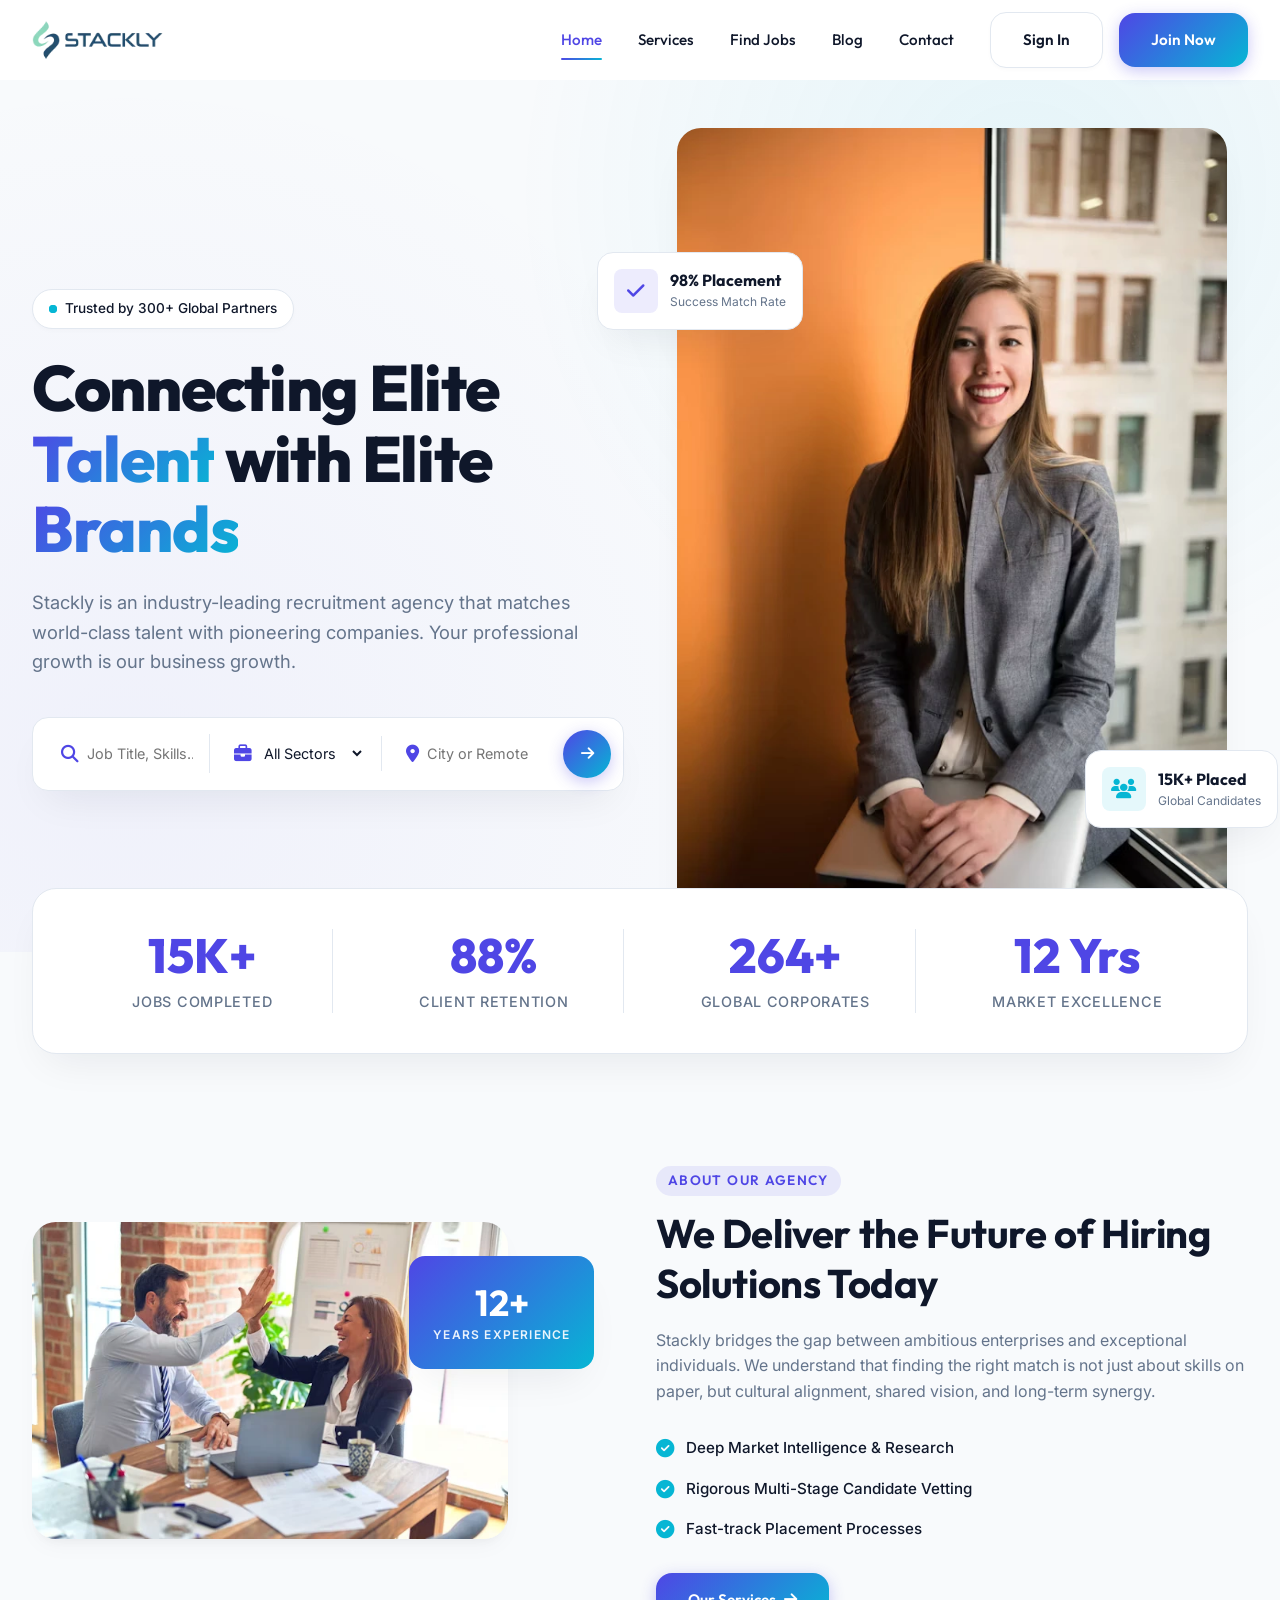
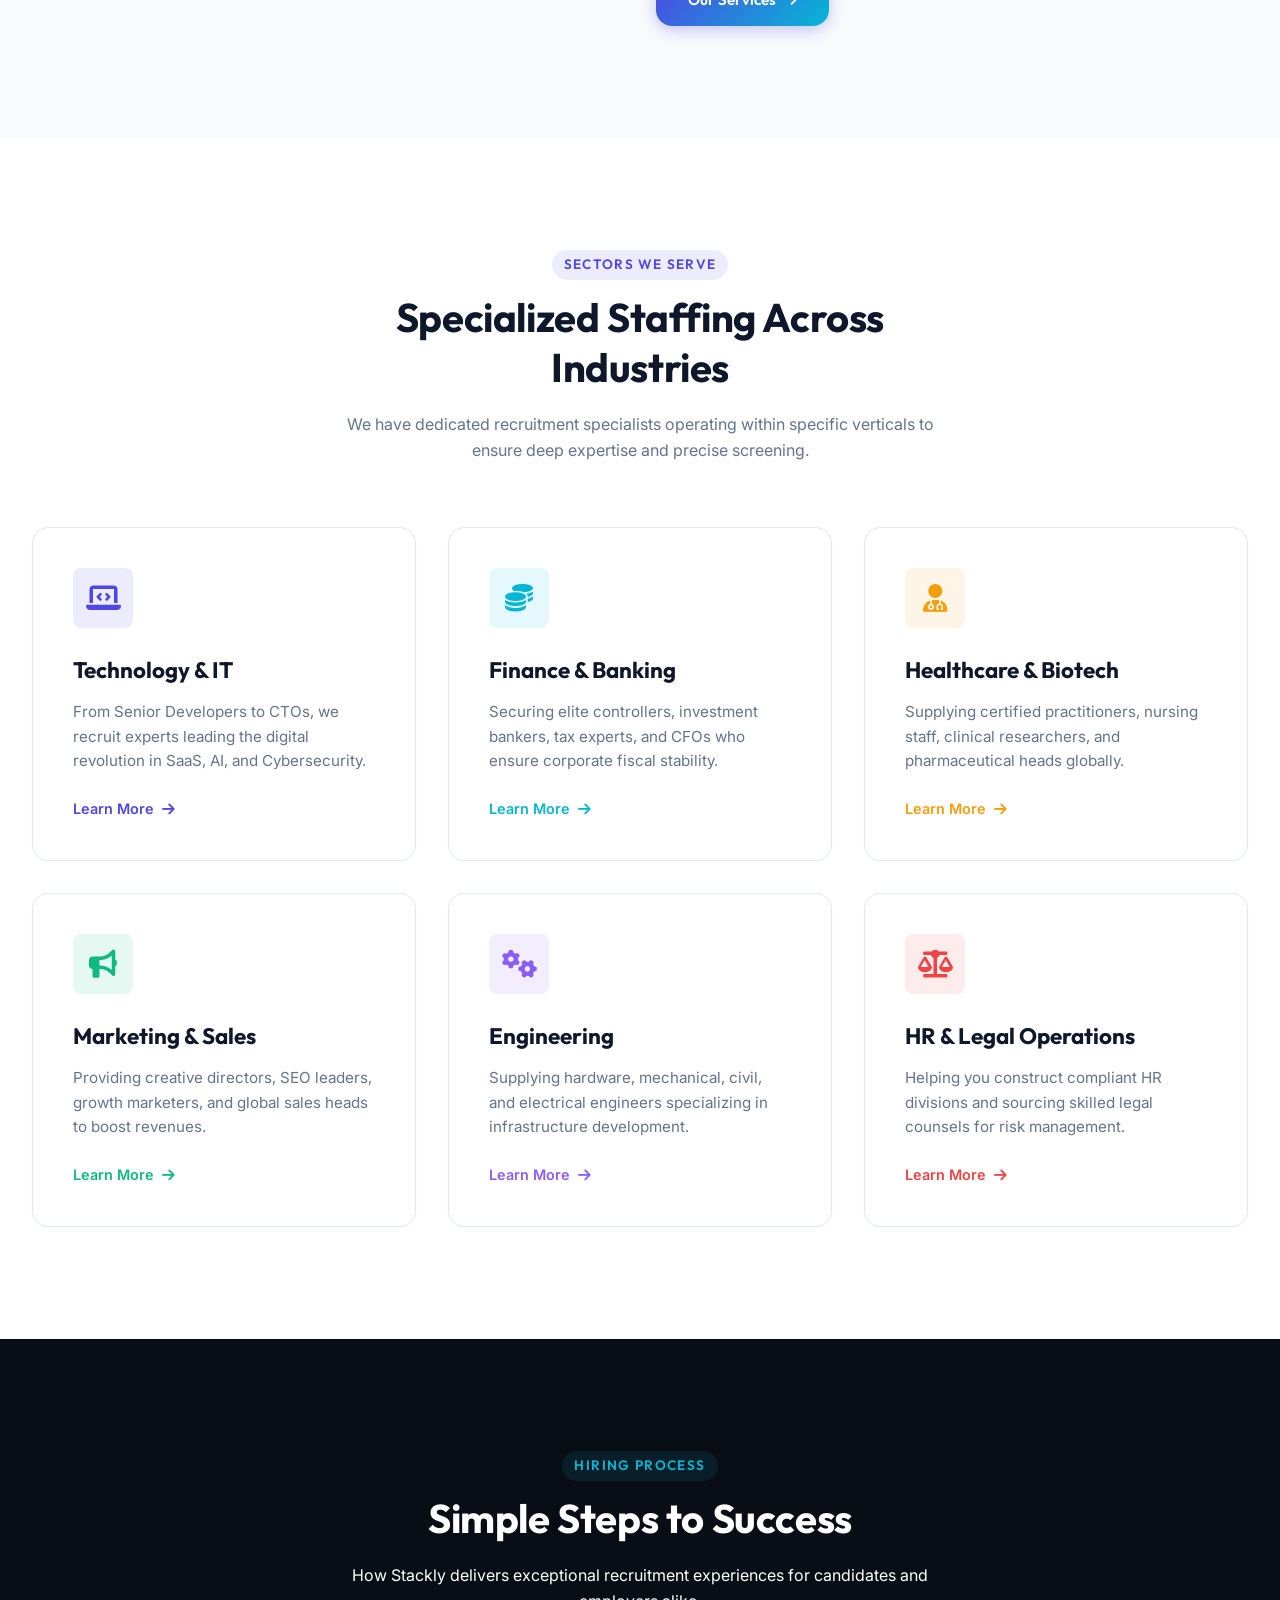
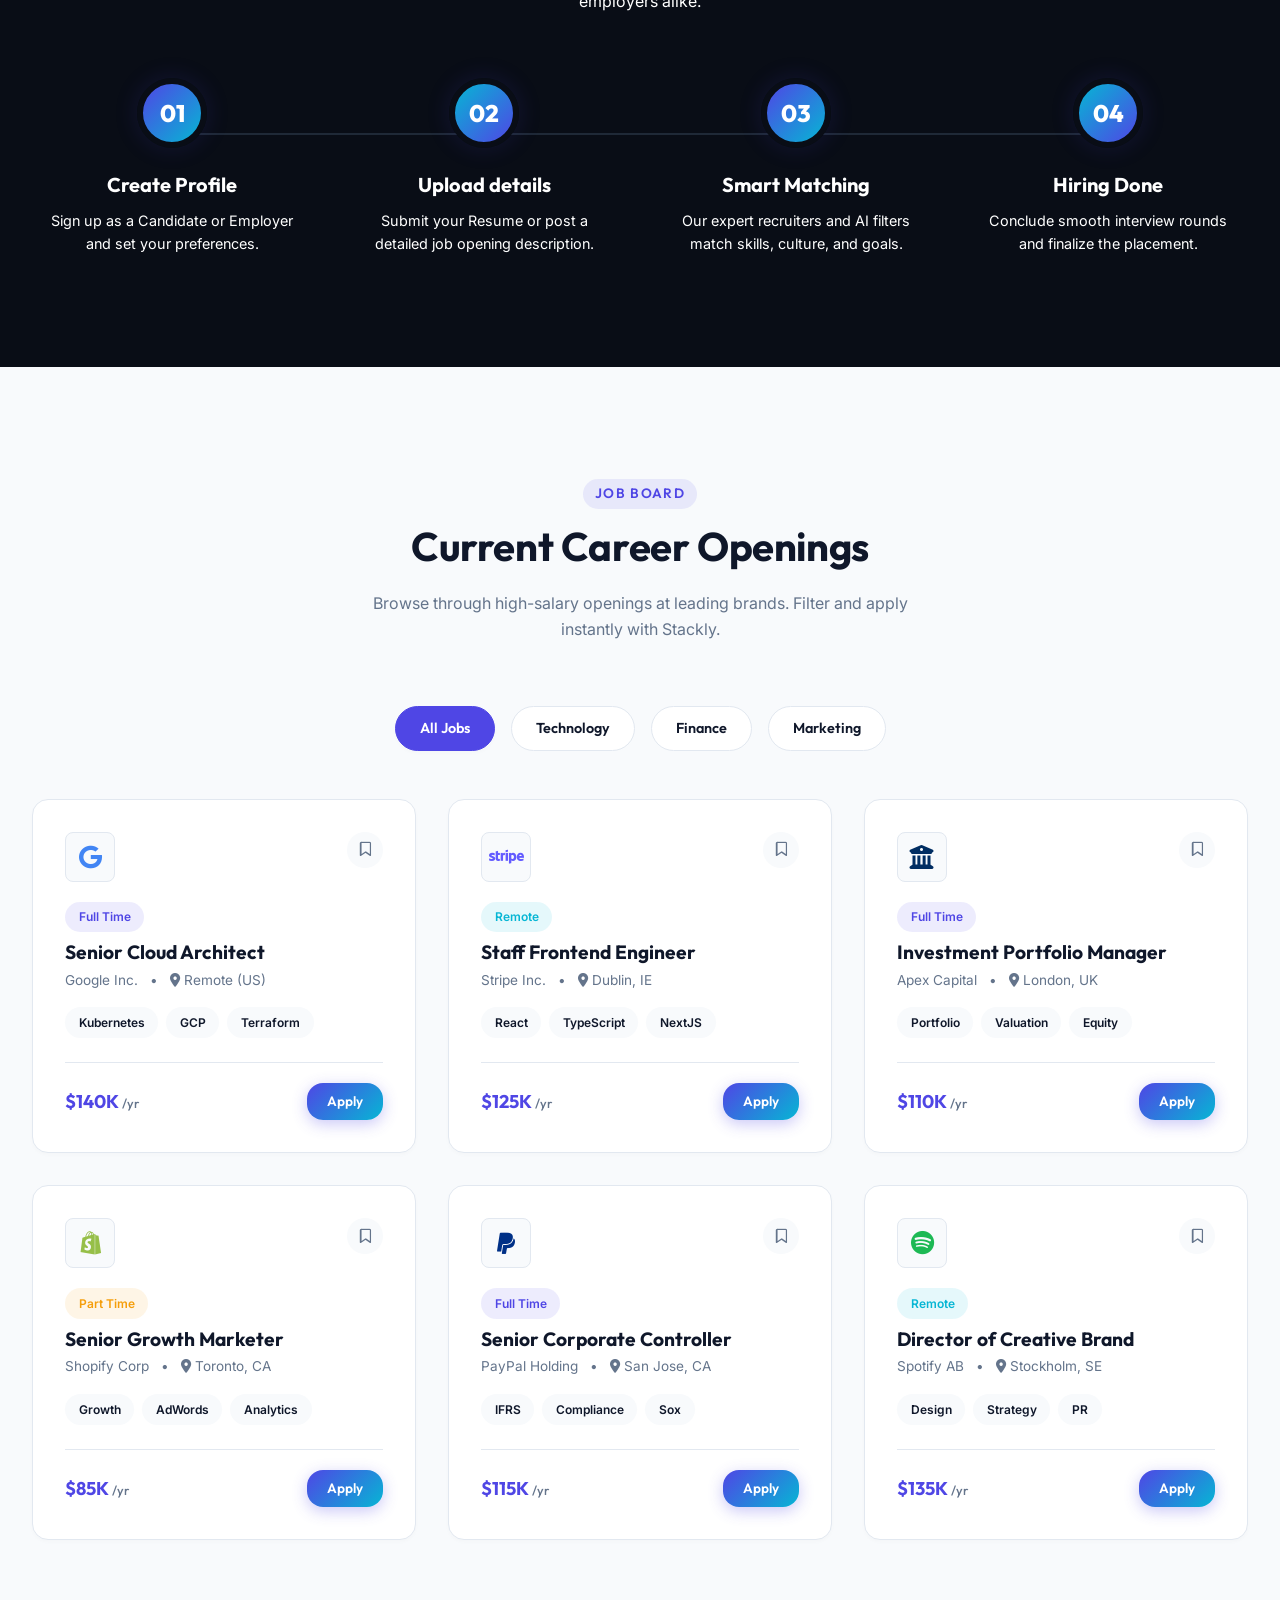
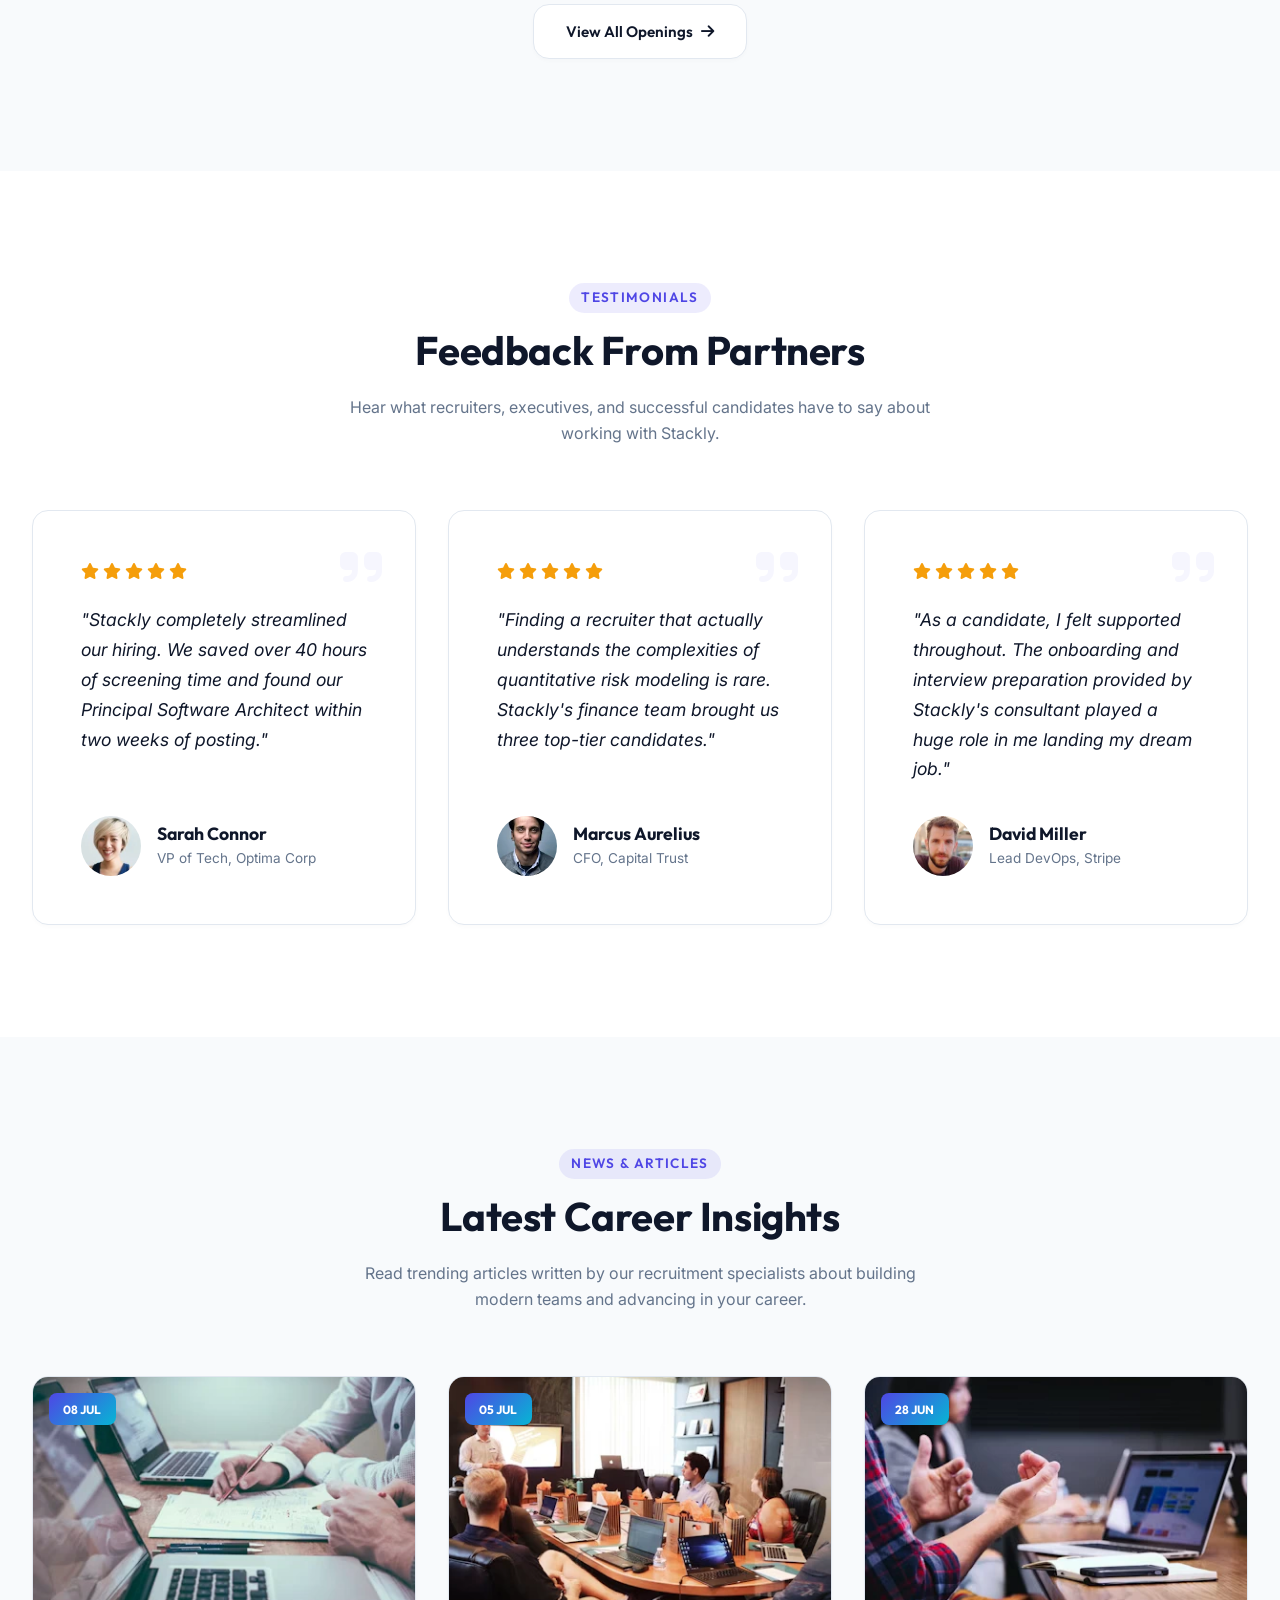
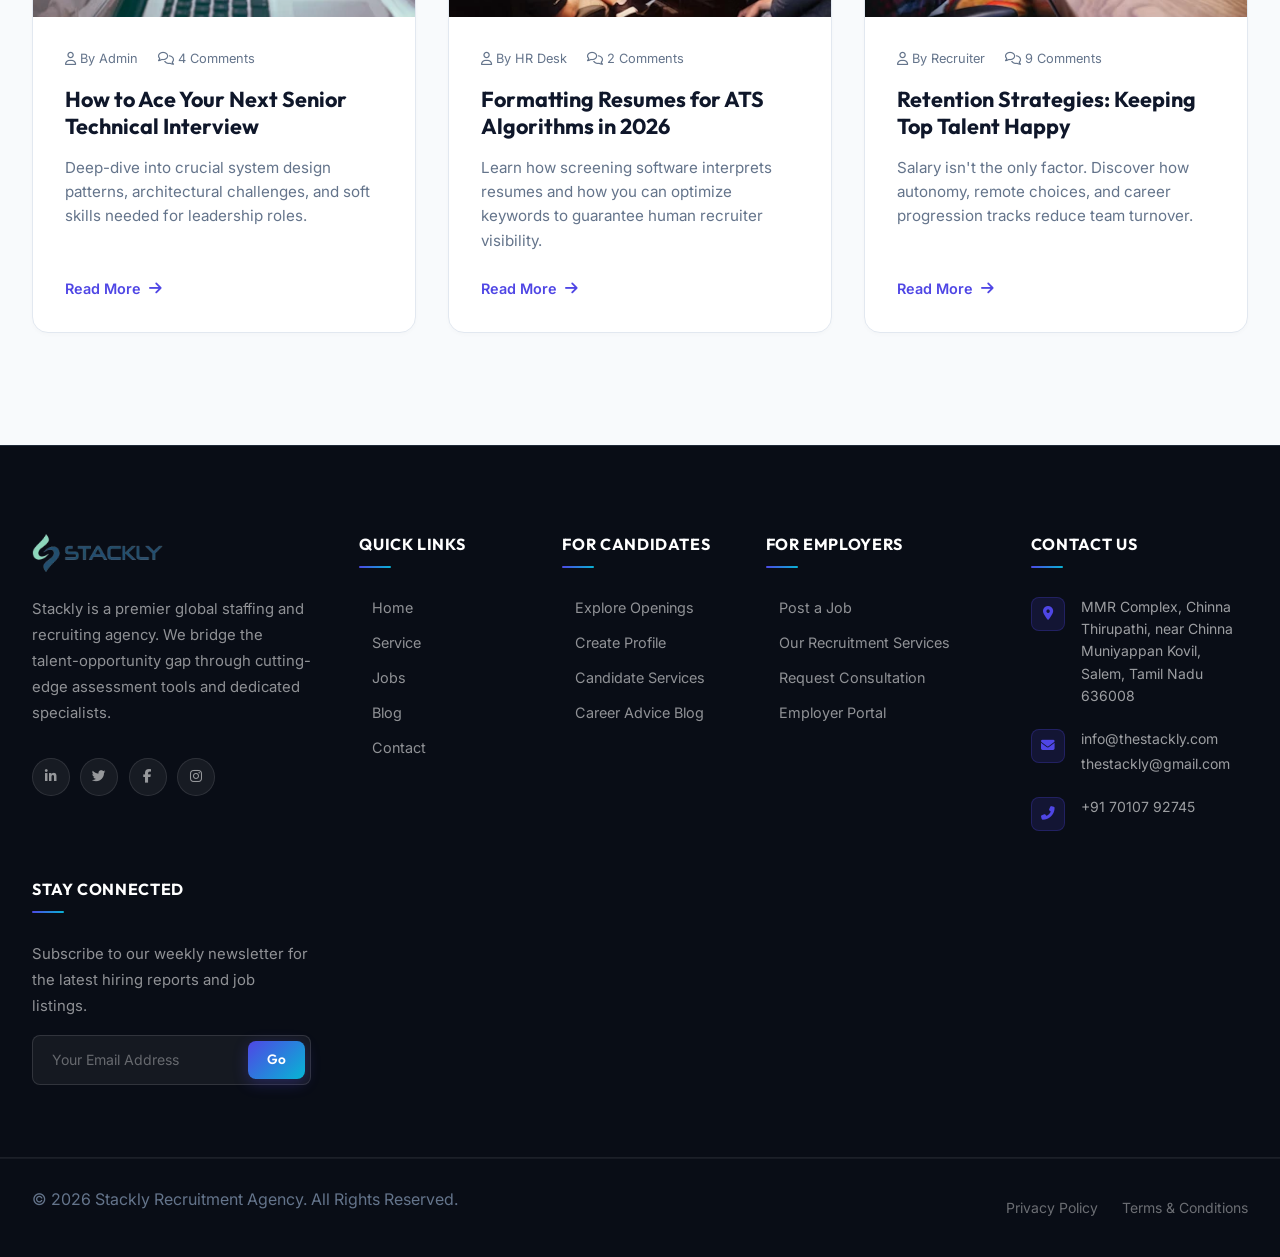
<file: index.html>
<!DOCTYPE html>
<html lang="en">
<head>
    <meta charset="UTF-8">
    <meta name="viewport" content="width=device-width, initial-scale=1.0">
    <meta name="description" content="Stackly - Professional Staffing & Recruiting Agency. We connect top talent with industry-leading companies. Discover jobs or hire elite professionals.">
    <title>Stackly - Premium Staffing & Recruiting Agency</title>
    <!-- Stylesheet -->
    <link rel="stylesheet" href="css/style.css">
    <!-- FontAwesome for Icons -->
    <link rel="stylesheet" href="https://cdnjs.cloudflare.com/ajax/libs/font-awesome/6.4.0/css/all.min.css">
</head>
<body>

    <!-- ==========================================================================
       HEADER / NAVIGATION
       ========================================================================== -->
    <header class="header">
        <div class="container">
            <a href="index.html" class="logo">
                <img src="images/logo.webp" alt="Stackly Logo">
            </a>
            
            <nav class="nav-menu">
                <a href="index.html" class="nav-link active">Home</a>
                <a href="service.html" class="nav-link">Services</a>
                <a href="Project.html" class="nav-link">Find Jobs</a>
                <a href="Blog.html" class="nav-link">Blog</a>
                <a href="Contact.html" class="nav-link">Contact</a>
                <div class="nav-actions">
                    <a href="signin.html" class="btn btn-secondary">Sign In</a>
                    <a href="signup.html" class="btn btn-primary">Join Now</a>
                </div>
            </nav>
            
            <button class="mobile-nav-toggle" aria-label="Toggle Navigation">
                <i class="fas fa-bars"></i>
            </button>
        </div>
    </header>

    <!-- ==========================================================================
       HERO SECTION
       ========================================================================== -->
    <section class="hero">
        <div class="container">
            <div class="grid grid-2" style="align-items: center;">
                <div class="hero-content reveal reveal-left">
                    <div class="hero-badge">
                        <span></span> Trusted by 300+ Global Partners
                    </div>
                    <h1 class="hero-title">Connecting Elite <span class="gradient-text">Talent</span> with Elite <span class="gradient-text">Brands</span></h1>
                    <p class="hero-desc">Stackly is an industry-leading recruitment agency that matches world-class talent with pioneering companies. Your professional growth is our business growth.</p>
                    
                    <!-- Search Widget -->
                    <form action="Project.html" class="search-widget">
                        <div class="search-input-group">
                            <i class="fas fa-search"></i>
                            <input type="text" placeholder="Job Title, Skills..." name="search" required>
                        </div>
                        <div class="search-input-group">
                            <i class="fas fa-briefcase"></i>
                            <select name="category">
                                <option value="all">All Sectors</option>
                                <option value="tech">Technology</option>
                                <option value="finance">Finance</option>
                                <option value="creative">Creative</option>
                                <option value="healthcare">Healthcare</option>
                            </select>
                        </div>
                        <div class="search-input-group">
                            <i class="fas fa-map-marker-alt"></i>
                            <input type="text" placeholder="City or Remote" name="location">
                        </div>
                        <button type="submit" class="btn btn-primary btn-icon" aria-label="Search Jobs">
                            <i class="fas fa-arrow-right"></i>
                        </button>
                    </form>
                </div>
                
                <div class="hero-image-wrapper reveal reveal-right">
                    <img src="images/home1.webp" alt="Recruitment Expert Stackly" class="hero-image">
                    
                    <!-- Floating Cards -->
                    <div class="floating-card floating-card-1">
                        <div class="floating-icon">
                            <i class="fas fa-check"></i>
                        </div>
                        <div class="floating-info">
                            <h5>98% Placement</h5>
                            <p>Success Match Rate</p>
                        </div>
                    </div>
                    
                    <div class="floating-card floating-card-2">
                        <div class="floating-icon" style="background-color: var(--secondary-light); color: var(--secondary);">
                            <i class="fas fa-users"></i>
                        </div>
                        <div class="floating-info">
                            <h5>15K+ Placed</h5>
                            <p>Global Candidates</p>
                        </div>
                    </div>
                </div>
            </div>
        </div>
    </section>

    <!-- ==========================================================================
       STATS SECTION
       ========================================================================== -->
    <section class="container" style="position: relative; z-index: 10;">
        <div class="stats-bar reveal reveal-up">
            <div class="grid grid-4">
                <div class="stat-item">
                    <div class="stat-num" data-target="15" data-suffix="K+">0</div>
                    <div class="stat-label">Jobs Completed</div>
                </div>
                <div class="stat-item">
                    <div class="stat-num" data-target="99" data-suffix="%">0</div>
                    <div class="stat-label">Client Retention</div>
                </div>
                <div class="stat-item">
                    <div class="stat-num" data-target="350" data-suffix="+">0</div>
                    <div class="stat-label">Global Corporates</div>
                </div>
                <div class="stat-item">
                    <div class="stat-num" data-target="12" data-suffix=" Yrs">0</div>
                    <div class="stat-label">Market Excellence</div>
                </div>
            </div>
        </div>
    </section>

    <!-- ==========================================================================
       ABOUT US SECTION
       ========================================================================== -->
    <section class="section-padding">
        <div class="container">
            <div class="grid grid-2" style="align-items: center;">
                <div class="about-image-grid reveal reveal-left">
                    <img src="images/home2.webp" alt="Team meeting at Stackly" class="about-img-1">

                    <div class="about-badge">
                        <h4>12+</h4>
                        <p>Years Experience</p>
                    </div>
                </div>
                
                <div class="about-content reveal reveal-right">
                    <span class="section-subtitle">About Our Agency</span>
                    <h2 class="section-title">We Deliver the Future of Hiring Solutions Today</h2>
                    <p>Stackly bridges the gap between ambitious enterprises and exceptional individuals. We understand that finding the right match is not just about skills on paper, but cultural alignment, shared vision, and long-term synergy.</p>
                    
                    <div class="about-list">
                        <div class="about-list-item">
                            <i class="fas fa-check-circle"></i>
                            <div>
                                <p>Deep Market Intelligence & Research</p>
                            </div>
                        </div>
                        <div class="about-list-item">
                            <i class="fas fa-check-circle"></i>
                            <div>
                                <p>Rigorous Multi-Stage Candidate Vetting</p>
                            </div>
                        </div>
                        <div class="about-list-item">
                            <i class="fas fa-check-circle"></i>
                            <div>
                                <p>Fast-track Placement Processes</p>
                            </div>
                        </div>
                    </div>
                    
                    <a href="service.html" class="btn btn-primary">Our Services <i class="fas fa-arrow-right"></i></a>
                </div>
            </div>
        </div>
    </section>

    <!-- ==========================================================================
       SERVICE CATEGORIES (Sectors)
       ========================================================================== -->
    <section class="section-padding" style="background-color: var(--bg-card);">
        <div class="container">
            <div class="section-header text-center reveal reveal-up">
                <span class="section-subtitle">Sectors We Serve</span>
                <h2 class="section-title">Specialized Staffing Across Industries</h2>
                <p>We have dedicated recruitment specialists operating within specific verticals to ensure deep expertise and precise screening.</p>
            </div>
            
            <div class="grid grid-3">
                <!-- Card 1 -->
                <div class="service-card reveal reveal-up">
                    <div class="service-icon-box">
                        <i class="fas fa-laptop-code"></i>
                    </div>
                    <h3>Technology & IT</h3>
                    <p>From Senior Developers to CTOs, we recruit experts leading the digital revolution in SaaS, AI, and Cybersecurity.</p>
                    <a href="service.html" class="read-more-link">Learn More <i class="fas fa-arrow-right"></i></a>
                </div>
                <!-- Card 2 -->
                <div class="service-card reveal reveal-up" style="animation-delay: 0.1s;">
                    <div class="service-icon-box" style="background-color: var(--secondary-light); color: var(--secondary);">
                        <i class="fas fa-coins"></i>
                    </div>
                    <h3>Finance & Banking</h3>
                    <p>Securing elite controllers, investment bankers, tax experts, and CFOs who ensure corporate fiscal stability.</p>
                    <a href="service.html" class="read-more-link" style="color: var(--secondary);">Learn More <i class="fas fa-arrow-right"></i></a>
                </div>
                <!-- Card 3 -->
                <div class="service-card reveal reveal-up" style="animation-delay: 0.2s;">
                    <div class="service-icon-box" style="background-color: rgba(245, 158, 11, 0.1); color: var(--accent);">
                        <i class="fas fa-user-md"></i>
                    </div>
                    <h3>Healthcare & Biotech</h3>
                    <p>Supplying certified practitioners, nursing staff, clinical researchers, and pharmaceutical heads globally.</p>
                    <a href="service.html" class="read-more-link" style="color: var(--accent);">Learn More <i class="fas fa-arrow-right"></i></a>
                </div>
                <!-- Card 4 -->
                <div class="service-card reveal reveal-up">
                    <div class="service-icon-box" style="background-color: rgba(16, 185, 129, 0.1); color: #10b981;">
                        <i class="fas fa-bullhorn"></i>
                    </div>
                    <h3>Marketing & Sales</h3>
                    <p>Providing creative directors, SEO leaders, growth marketers, and global sales heads to boost revenues.</p>
                    <a href="service.html" class="read-more-link" style="color: #10b981;">Learn More <i class="fas fa-arrow-right"></i></a>
                </div>
                <!-- Card 5 -->
                <div class="service-card reveal reveal-up" style="animation-delay: 0.1s;">
                    <div class="service-icon-box" style="background-color: rgba(139, 92, 246, 0.1); color: #8b5cf6;">
                        <i class="fas fa-cogs"></i>
                    </div>
                    <h3>Engineering</h3>
                    <p>Supplying hardware, mechanical, civil, and electrical engineers specializing in infrastructure development.</p>
                    <a href="service.html" class="read-more-link" style="color: #8b5cf6;">Learn More <i class="fas fa-arrow-right"></i></a>
                </div>
                <!-- Card 6 -->
                <div class="service-card reveal reveal-up" style="animation-delay: 0.2s;">
                    <div class="service-icon-box" style="background-color: rgba(239, 68, 68, 0.1); color: #ef4444;">
                        <i class="fas fa-balance-scale"></i>
                    </div>
                    <h3>HR & Legal Operations</h3>
                    <p>Helping you construct compliant HR divisions and sourcing skilled legal counsels for risk management.</p>
                    <a href="service.html" class="read-more-link" style="color: #ef4444;">Learn More <i class="fas fa-arrow-right"></i></a>
                </div>
            </div>
        </div>
    </section>

    <!-- ==========================================================================
       HOW IT WORKS SECTION
       ========================================================================== -->
    <section class="section-padding process-section">
        <div class="container">
            <div class="section-header text-center reveal reveal-up">
                <span class="section-subtitle" style="color: var(--secondary); background-color: var(--secondary-light)">Hiring Process</span>
                <h2 class="section-title">Simple Steps to Success</h2>
                <p style="color: var(--text-muted-dark)">How Stackly delivers exceptional recruitment experiences for candidates and employers alike.</p>
            </div>
            
            <div class="process-step-container">
                <div class="process-step-line"></div>
                <div class="grid grid-4">
                    <!-- Step 1 -->
                    <div class="process-step reveal reveal-up">
                        <div class="process-step-num">01</div>
                        <h3>Create Profile</h3>
                        <p>Sign up as a Candidate or Employer and set your preferences.</p>
                    </div>
                    <!-- Step 2 -->
                    <div class="process-step reveal reveal-up" style="animation-delay: 0.15s;">
                        <div class="process-step-num" style="background: linear-gradient(135deg, #06b6d4 0%, #4f46e5 100%);">02</div>
                        <h3>Upload details</h3>
                        <p>Submit your Resume or post a detailed job opening description.</p>
                    </div>
                    <!-- Step 3 -->
                    <div class="process-step reveal reveal-up" style="animation-delay: 0.3s;">
                        <div class="process-step-num">03</div>
                        <h3>Smart Matching</h3>
                        <p>Our expert recruiters and AI filters match skills, culture, and goals.</p>
                    </div>
                    <!-- Step 4 -->
                    <div class="process-step reveal reveal-up" style="animation-delay: 0.45s;">
                        <div class="process-step-num" style="background: linear-gradient(135deg, #06b6d4 0%, #4f46e5 100%);">04</div>
                        <h3>Hiring Done</h3>
                        <p>Conclude smooth interview rounds and finalize the placement.</p>
                    </div>
                </div>
            </div>
        </div>
    </section>

    <!-- ==========================================================================
       FEATURED JOBS (PROJECTS) SECTION
       ========================================================================== -->
    <section class="section-padding">
        <div class="container">
            <div class="section-header text-center reveal reveal-up">
                <span class="section-subtitle">Job Board</span>
                <h2 class="section-title">Current Career Openings</h2>
                <p>Browse through high-salary openings at leading brands. Filter and apply instantly with Stackly.</p>
            </div>
            
            <!-- Filters -->
            <div class="filter-tabs reveal reveal-up">
                <button class="filter-btn active" data-filter="all">All Jobs</button>
                <button class="filter-btn" data-filter="tech">Technology</button>
                <button class="filter-btn" data-filter="finance">Finance</button>
                <button class="filter-btn" data-filter="marketing">Marketing</button>
            </div>
            
            <!-- Jobs Grid -->
            <div class="grid grid-3">
                <!-- Job Card 1 -->
                <div class="job-card reveal reveal-up" data-category="tech">
                    <div>
                        <div class="job-card-header">
                            <div class="company-logo-box">
                                <i class="fab fa-google" style="color: #4285F4; font-size: 1.5rem;"></i>
                            </div>
                            <button class="bookmark-btn" aria-label="Bookmark job">
                                <i class="far fa-bookmark"></i>
                            </button>
                        </div>
                        <div class="job-details">
                            <span class="badge badge-primary">Full Time</span>
                            <h4 style="margin-top: 0.5rem;"><a href="Project.html">Senior Cloud Architect</a></h4>
                            <div class="company-meta">
                                <span>Google Inc.</span>
                                <span>&bull;</span>
                                <span><i class="fas fa-map-marker-alt"></i> Remote (US)</span>
                            </div>
                        </div>
                        <div class="job-tags">
                            <span class="badge" style="background-color: var(--bg-main);">Kubernetes</span>
                            <span class="badge" style="background-color: var(--bg-main);">GCP</span>
                            <span class="badge" style="background-color: var(--bg-main);">Terraform</span>
                        </div>
                    </div>
                    <div class="job-card-footer">
                        <div class="job-salary">$140K <span>/yr</span></div>
                        <button class="btn btn-primary btn-apply" style="padding: 0.5rem 1.25rem; font-size: 0.85rem;">Apply</button>
                    </div>
                </div>

                <!-- Job Card 2 -->
                <div class="job-card reveal reveal-up" data-category="tech" style="animation-delay: 0.1s;">
                    <div>
                        <div class="job-card-header">
                            <div class="company-logo-box">
                                <i class="fab fa-stripe" style="color: #635BFF; font-size: 1.75rem;"></i>
                            </div>
                            <button class="bookmark-btn" aria-label="Bookmark job">
                                <i class="far fa-bookmark"></i>
                            </button>
                        </div>
                        <div class="job-details">
                            <span class="badge badge-secondary">Remote</span>
                            <h4 style="margin-top: 0.5rem;"><a href="Project.html">Staff Frontend Engineer</a></h4>
                            <div class="company-meta">
                                <span>Stripe Inc.</span>
                                <span>&bull;</span>
                                <span><i class="fas fa-map-marker-alt"></i> Dublin, IE</span>
                            </div>
                        </div>
                        <div class="job-tags">
                            <span class="badge" style="background-color: var(--bg-main);">React</span>
                            <span class="badge" style="background-color: var(--bg-main);">TypeScript</span>
                            <span class="badge" style="background-color: var(--bg-main);">NextJS</span>
                        </div>
                    </div>
                    <div class="job-card-footer">
                        <div class="job-salary">$125K <span>/yr</span></div>
                        <button class="btn btn-primary btn-apply" style="padding: 0.5rem 1.25rem; font-size: 0.85rem;">Apply</button>
                    </div>
                </div>

                <!-- Job Card 3 -->
                <div class="job-card reveal reveal-up" data-category="finance" style="animation-delay: 0.2s;">
                    <div>
                        <div class="job-card-header">
                            <div class="company-logo-box">
                                <i class="fas fa-building-columns" style="color: #002D62; font-size: 1.5rem;"></i>
                            </div>
                            <button class="bookmark-btn" aria-label="Bookmark job">
                                <i class="far fa-bookmark"></i>
                            </button>
                        </div>
                        <div class="job-details">
                            <span class="badge badge-primary">Full Time</span>
                            <h4 style="margin-top: 0.5rem;"><a href="Project.html">Investment Portfolio Manager</a></h4>
                            <div class="company-meta">
                                <span>Apex Capital</span>
                                <span>&bull;</span>
                                <span><i class="fas fa-map-marker-alt"></i> London, UK</span>
                            </div>
                        </div>
                        <div class="job-tags">
                            <span class="badge" style="background-color: var(--bg-main);">Portfolio</span>
                            <span class="badge" style="background-color: var(--bg-main);">Valuation</span>
                            <span class="badge" style="background-color: var(--bg-main);">Equity</span>
                        </div>
                    </div>
                    <div class="job-card-footer">
                        <div class="job-salary">$110K <span>/yr</span></div>
                        <button class="btn btn-primary btn-apply" style="padding: 0.5rem 1.25rem; font-size: 0.85rem;">Apply</button>
                    </div>
                </div>

                <!-- Job Card 4 -->
                <div class="job-card reveal reveal-up" data-category="marketing">
                    <div>
                        <div class="job-card-header">
                            <div class="company-logo-box">
                                <i class="fab fa-shopify" style="color: #96bf48; font-size: 1.5rem;"></i>
                            </div>
                            <button class="bookmark-btn" aria-label="Bookmark job">
                                <i class="far fa-bookmark"></i>
                            </button>
                        </div>
                        <div class="job-details">
                            <span class="badge badge-warning">Part Time</span>
                            <h4 style="margin-top: 0.5rem;"><a href="Project.html">Senior Growth Marketer</a></h4>
                            <div class="company-meta">
                                <span>Shopify Corp</span>
                                <span>&bull;</span>
                                <span><i class="fas fa-map-marker-alt"></i> Toronto, CA</span>
                            </div>
                        </div>
                        <div class="job-tags">
                            <span class="badge" style="background-color: var(--bg-main);">Growth</span>
                            <span class="badge" style="background-color: var(--bg-main);">AdWords</span>
                            <span class="badge" style="background-color: var(--bg-main);">Analytics</span>
                        </div>
                    </div>
                    <div class="job-card-footer">
                        <div class="job-salary">$85K <span>/yr</span></div>
                        <button class="btn btn-primary btn-apply" style="padding: 0.5rem 1.25rem; font-size: 0.85rem;">Apply</button>
                    </div>
                </div>

                <!-- Job Card 5 -->
                <div class="job-card reveal reveal-up" data-category="finance" style="animation-delay: 0.1s;">
                    <div>
                        <div class="job-card-header">
                            <div class="company-logo-box">
                                <i class="fab fa-paypal" style="color: #003087; font-size: 1.5rem;"></i>
                            </div>
                            <button class="bookmark-btn" aria-label="Bookmark job">
                                <i class="far fa-bookmark"></i>
                            </button>
                        </div>
                        <div class="job-details">
                            <span class="badge badge-primary">Full Time</span>
                            <h4 style="margin-top: 0.5rem;"><a href="Project.html">Senior Corporate Controller</a></h4>
                            <div class="company-meta">
                                <span>PayPal Holding</span>
                                <span>&bull;</span>
                                <span><i class="fas fa-map-marker-alt"></i> San Jose, CA</span>
                            </div>
                        </div>
                        <div class="job-tags">
                            <span class="badge" style="background-color: var(--bg-main);">IFRS</span>
                            <span class="badge" style="background-color: var(--bg-main);">Compliance</span>
                            <span class="badge" style="background-color: var(--bg-main);">Sox</span>
                        </div>
                    </div>
                    <div class="job-card-footer">
                        <div class="job-salary">$115K <span>/yr</span></div>
                        <button class="btn btn-primary btn-apply" style="padding: 0.5rem 1.25rem; font-size: 0.85rem;">Apply</button>
                    </div>
                </div>

                <!-- Job Card 6 -->
                <div class="job-card reveal reveal-up" data-category="marketing" style="animation-delay: 0.2s;">
                    <div>
                        <div class="job-card-header">
                            <div class="company-logo-box">
                                <i class="fab fa-spotify" style="color: #1DB954; font-size: 1.5rem;"></i>
                            </div>
                            <button class="bookmark-btn" aria-label="Bookmark job">
                                <i class="far fa-bookmark"></i>
                            </button>
                        </div>
                        <div class="job-details">
                            <span class="badge badge-secondary">Remote</span>
                            <h4 style="margin-top: 0.5rem;"><a href="Project.html">Director of Creative Brand</a></h4>
                            <div class="company-meta">
                                <span>Spotify AB</span>
                                <span>&bull;</span>
                                <span><i class="fas fa-map-marker-alt"></i> Stockholm, SE</span>
                            </div>
                        </div>
                        <div class="job-tags">
                            <span class="badge" style="background-color: var(--bg-main);">Design</span>
                            <span class="badge" style="background-color: var(--bg-main);">Strategy</span>
                            <span class="badge" style="background-color: var(--bg-main);">PR</span>
                        </div>
                    </div>
                    <div class="job-card-footer">
                        <div class="job-salary">$135K <span>/yr</span></div>
                        <button class="btn btn-primary btn-apply" style="padding: 0.5rem 1.25rem; font-size: 0.85rem;">Apply</button>
                    </div>
                </div>
            </div>
            
            <div class="text-center" style="margin-top: 4rem;">
                <a href="Project.html" class="btn btn-secondary">View All Openings <i class="fas fa-arrow-right"></i></a>
            </div>
        </div>
    </section>

    <!-- ==========================================================================
       TESTIMONIALS SECTION
       ========================================================================== -->
    <section class="section-padding" style="background-color: var(--bg-card);">
        <div class="container">
            <div class="section-header text-center reveal reveal-up">
                <span class="section-subtitle">Testimonials</span>
                <h2 class="section-title">Feedback From Partners</h2>
                <p>Hear what recruiters, executives, and successful candidates have to say about working with Stackly.</p>
            </div>
            
            <div class="grid grid-3">
                <!-- Testimonial 1 -->
                <div class="testimonial-card reveal reveal-up">
                    <i class="fas fa-quote-right testimonial-quote-icon"></i>
                    <div class="testimonial-stars">
                        <i class="fas fa-star"></i>
                        <i class="fas fa-star"></i>
                        <i class="fas fa-star"></i>
                        <i class="fas fa-star"></i>
                        <i class="fas fa-star"></i>
                    </div>
                    <p>"Stackly completely streamlined our hiring. We saved over 40 hours of screening time and found our Principal Software Architect within two weeks of posting."</p>
                    <div class="testimonial-author">
                        <img src="images/sarah_chen_it.webp" alt="Sarah Connor VP Engineering">
                        <div class="testimonial-author-info">
                            <h4>Sarah Connor</h4>
                            <p>VP of Tech, Optima Corp</p>
                        </div>
                    </div>
                </div>
                <!-- Testimonial 2 -->
                <div class="testimonial-card reveal reveal-up" style="animation-delay: 0.1s;">
                    <i class="fas fa-quote-right testimonial-quote-icon"></i>
                    <div class="testimonial-stars">
                        <i class="fas fa-star"></i>
                        <i class="fas fa-star"></i>
                        <i class="fas fa-star"></i>
                        <i class="fas fa-star"></i>
                        <i class="fas fa-star"></i>
                    </div>
                    <p>"Finding a recruiter that actually understands the complexities of quantitative risk modeling is rare. Stackly's finance team brought us three top-tier candidates."</p>
                    <div class="testimonial-author">
                        <img src="images/Marcus Aureliu.webp"alt="Marcus Aurelius CFO">
                        <div class="testimonial-author-info">
                            <h4>Marcus Aurelius</h4>
                            <p>CFO, Capital Trust</p>
                        </div>
                    </div>
                </div>
                <!-- Testimonial 3 -->
                <div class="testimonial-card reveal reveal-up" style="animation-delay: 0.2s;">
                    <i class="fas fa-quote-right testimonial-quote-icon"></i>
                    <div class="testimonial-stars">
                        <i class="fas fa-star"></i>
                        <i class="fas fa-star"></i>
                        <i class="fas fa-star"></i>
                        <i class="fas fa-star"></i>
                        <i class="fas fa-star"></i>
                    </div>
                    <p>"As a candidate, I felt supported throughout. The onboarding and interview preparation provided by Stackly's consultant played a huge role in me landing my dream job."</p>
                    <div class="testimonial-author">
                        <img src="images/david_miller_it.webp" alt="David Miller Candidate">
                        <div class="testimonial-author-info">
                            <h4>David Miller</h4>
                            <p>Lead DevOps, Stripe</p>
                        </div>
                    </div>
                </div>
            </div>
        </div>
    </section>

    <!-- ==========================================================================
       LATEST BLOGS / NEWS
       ========================================================================== -->
    <section class="section-padding">
        <div class="container">
            <div class="section-header text-center reveal reveal-up">
                <span class="section-subtitle">News & Articles</span>
                <h2 class="section-title">Latest Career Insights</h2>
                <p>Read trending articles written by our recruitment specialists about building modern teams and advancing in your career.</p>
            </div>
            
            <div class="grid grid-3">
                <!-- Blog 1 -->
                <div class="blog-card reveal reveal-up">
                    <div class="blog-img-box">
                        <img src="images/home4.webp" alt="Interview tips">
                        <span class="blog-date-badge">08 JUL</span>
                    </div>
                    <div class="blog-content">
                        <div class="blog-meta">
                            <span><i class="far fa-user"></i> By Admin</span>
                            <span><i class="far fa-comments"></i> 4 Comments</span>
                        </div>
                        <h3><a href="Blog.html">How to Ace Your Next Senior Technical Interview</a></h3>
                        <p>Deep-dive into crucial system design patterns, architectural challenges, and soft skills needed for leadership roles.</p>
                        <a href="Blog.html" class="read-more-link">Read More <i class="fas fa-arrow-right"></i></a>
                    </div>
                </div>
                <!-- Blog 2 -->
                <div class="blog-card reveal reveal-up" style="animation-delay: 0.1s;">
                    <div class="blog-img-box">
                        <img src="images/image2.webp" alt="Resume writing">
                        <span class="blog-date-badge">05 JUL</span>
                    </div>
                    <div class="blog-content">
                        <div class="blog-meta">
                            <span><i class="far fa-user"></i> By HR Desk</span>
                            <span><i class="far fa-comments"></i> 2 Comments</span>
                        </div>
                        <h3><a href="Blog.html">Formatting Resumes for ATS Algorithms in 2026</a></h3>
                        <p>Learn how screening software interprets resumes and how you can optimize keywords to guarantee human recruiter visibility.</p>
                        <a href="Blog.html" class="read-more-link">Read More <i class="fas fa-arrow-right"></i></a>
                    </div>
                </div>
                <!-- Blog 3 -->
                <div class="blog-card reveal reveal-up" style="animation-delay: 0.2s;">
                    <div class="blog-img-box">
                        <img src="images/home6.webp" alt="Employer tips">
                        <span class="blog-date-badge">28 JUN</span>
                    </div>
                    <div class="blog-content">
                        <div class="blog-meta">
                            <span><i class="far fa-user"></i> By Recruiter</span>
                            <span><i class="far fa-comments"></i> 9 Comments</span>
                        </div>
                        <h3><a href="Blog.html">Retention Strategies: Keeping Top Talent Happy</a></h3>
                        <p>Salary isn't the only factor. Discover how autonomy, remote choices, and career progression tracks reduce team turnover.</p>
                        <a href="Blog.html" class="read-more-link">Read More <i class="fas fa-arrow-right"></i></a>
                    </div>
                </div>
            </div>
        </div>
    </section>

    <!-- ==========================================================================
       FOOTER
       ========================================================================== -->
    <footer class="footer">
        <div class="footer-top">
            <div class="container">
                <div class="footer-grid">
                    <!-- Column 1: Info -->
                    <div>
                        <a href="index.html" class="footer-logo">
                            <img src="images/logo.webp" alt="Stackly Logo">
                        </a>
                        <p class="footer-desc">Stackly is a premier global staffing and recruiting agency. We bridge the talent-opportunity gap through cutting-edge assessment tools and dedicated specialists.</p>
                        <div class="footer-socials">
                            <a href="404.html" aria-label="Follow us on LinkedIn"><i class="fab fa-linkedin-in"></i></a>
                            <a href="404.html" aria-label="Follow us on Twitter"><i class="fab fa-twitter"></i></a>
                            <a href="404.html" aria-label="Follow us on Facebook"><i class="fab fa-facebook-f"></i></a>
                            <a href="404.html" aria-label="Follow us on Instagram"><i class="fab fa-instagram"></i></a>
                        </div>
                    </div>
                    <!-- Column 2: Quick Links -->
                     <div>
                        <h4 class="footer-title">Quick Links</h4>
                        <div class="footer-links">
                            <a href="index.html">Home</a>
                            <a href="service.html">Service</a>
                            <a href="Project.html">Jobs</a>
                            <a href="Blog.html">Blog</a>
                            <a href="Contact.html">Contact</a>
                        </div>
                    </div>


                    <div>
                        <h4 class="footer-title">For Candidates</h4>
                        <div class="footer-links">
                            <a href="Project.html">Explore Openings</a>
                            <a href="signup.html">Create Profile</a>
                            <a href="service.html">Candidate Services</a>
                            <a href="Blog.html">Career Advice Blog</a>
                        </div>
                    </div>
                    <!-- Column 3: Quick Links -->
                    <div>
                        <h4 class="footer-title">For Employers</h4>
                        <div class="footer-links">
                            <a href="signup.html">Post a Job</a>
                            <a href="service.html">Our Recruitment Services</a>
                            <a href="Contact.html">Request Consultation</a>
                            <a href="signin.html">Employer Portal</a>
                        </div>
                    </div>
                    <!-- Column 4: Contact Us -->
                    <div>
                        <h4 class="footer-title">Contact Us</h4>
                        <div class="footer-contact-list">
                            <div class="footer-contact-item">
                                <div class="footer-contact-icon">
                                    <i class="fas fa-map-marker-alt"></i>
                                </div>
                                <div class="footer-contact-text">
                                    <p>MMR Complex, Chinna Thirupathi, near Chinna Muniyappan Kovil, Salem, Tamil Nadu 636008</p>
                                </div>
                            </div>
                            <div class="footer-contact-item">
                                <div class="footer-contact-icon">
                                    <i class="fas fa-envelope"></i>
                                </div>
                                <div class="footer-contact-text">
                                    <a href="mailto:info@thestackly.com">info@thestackly.com</a>
                                    <a href="mailto:thestackly@gmail.com">thestackly@gmail.com</a>
                                </div>
                            </div>
                            <div class="footer-contact-item">
                                <div class="footer-contact-icon">
                                    <i class="fas fa-phone-alt"></i>
                                </div>
                                <div class="footer-contact-text">
                                    <a href="tel:+917010792745">+91 70107 92745</a>
                                </div>
                            </div>
                        </div>
                    </div>
                    <!-- Column 5: Newsletter -->
                    <div>
                        <h4 class="footer-title">Stay Connected</h4>
                        <p class="footer-desc" style="margin-bottom: 1rem;">Subscribe to our weekly newsletter for the latest hiring reports and job listings.</p>
                        <form id="newsletter-form" class="newsletter-form">
                            <div class="newsletter-input-group">
                                <input type="email" placeholder="Your Email Address" required>
                                <button type="submit" class="btn btn-primary" style="border-radius: var(--radius-sm);">Go</button>
                            </div>
                        </form>
                    </div>
                </div>
            </div>
        </div>
        
        <div class="footer-bottom">
            <div class="container flex-between">
                <p>&copy; 2026 Stackly Recruitment Agency. All Rights Reserved.</p>
                <div class="footer-bottom-links">
                    <a href="404.html">Privacy Policy</a>
                    <a href="404.html">Terms & Conditions</a>
                </div>
            </div>
        </div>
    </footer>

    <!-- Script file -->
    <script src="js/script.js"></script>
</body>
</html>
</file>
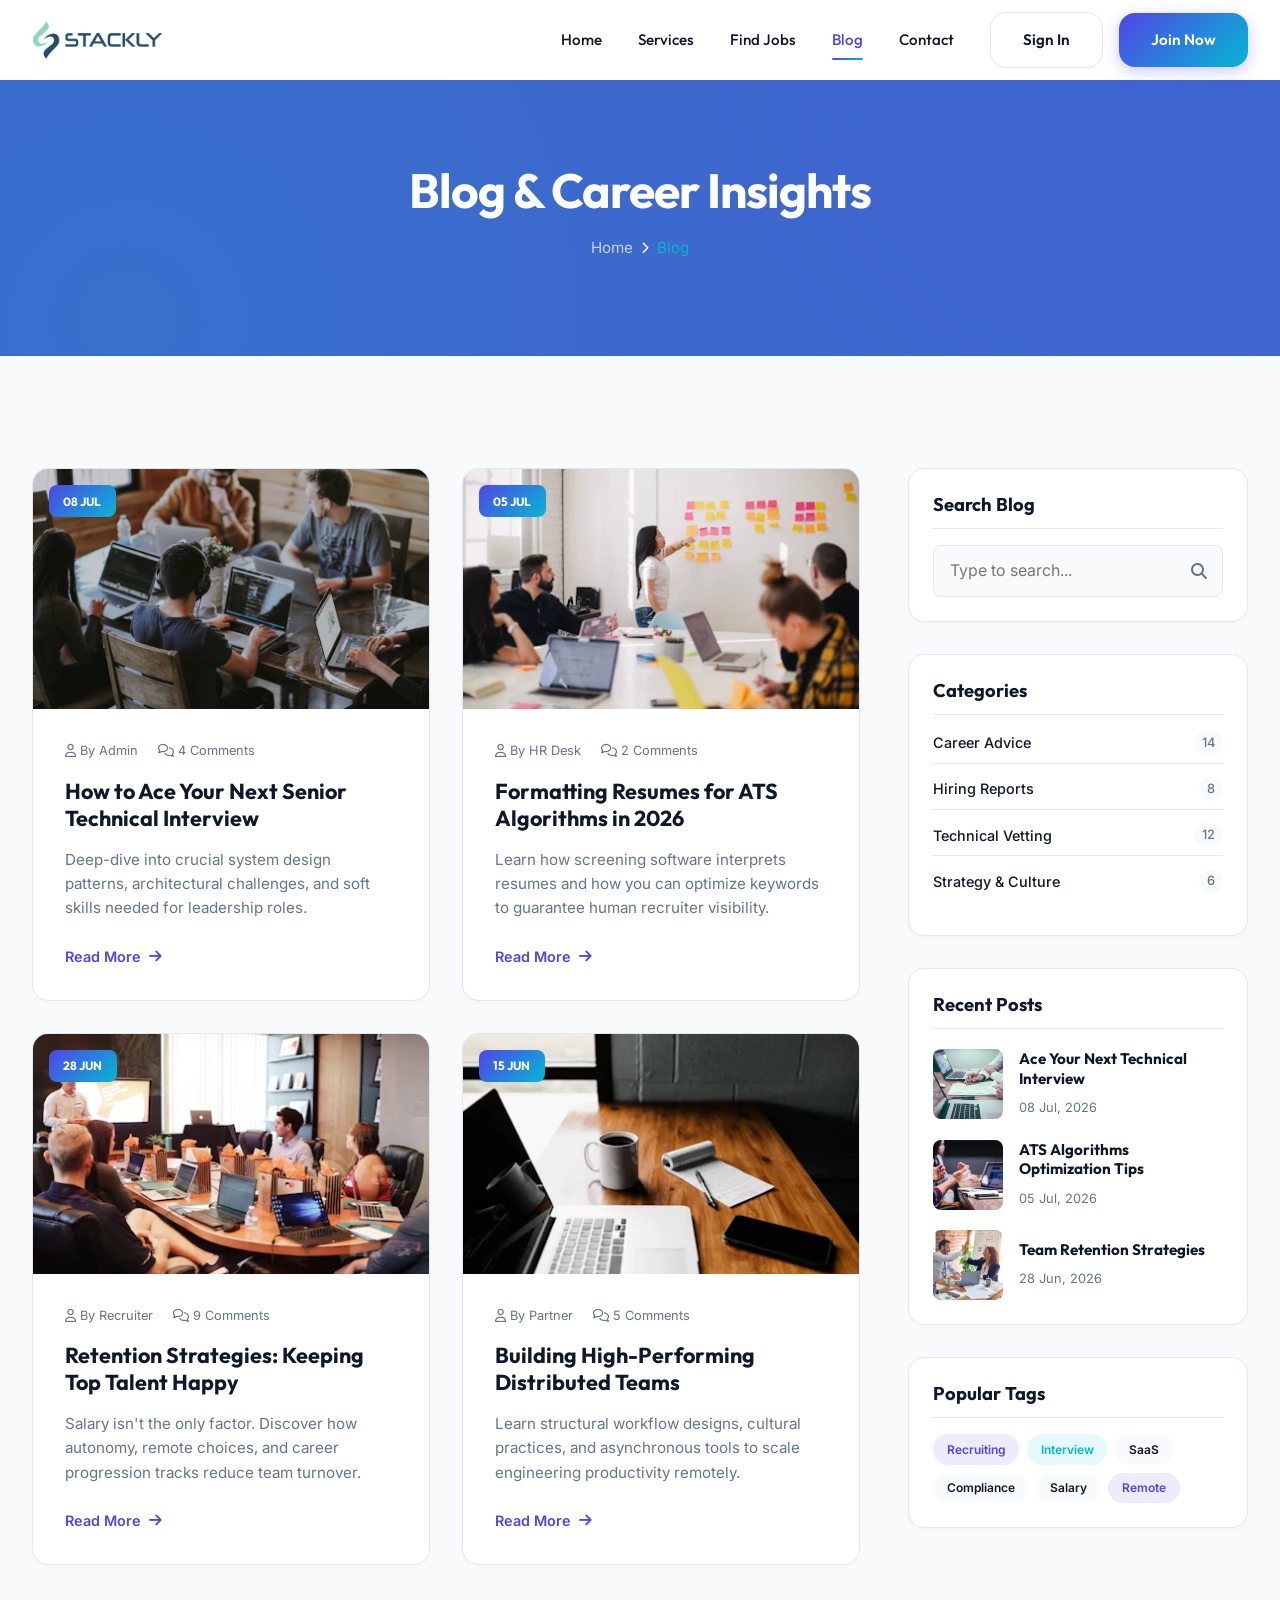
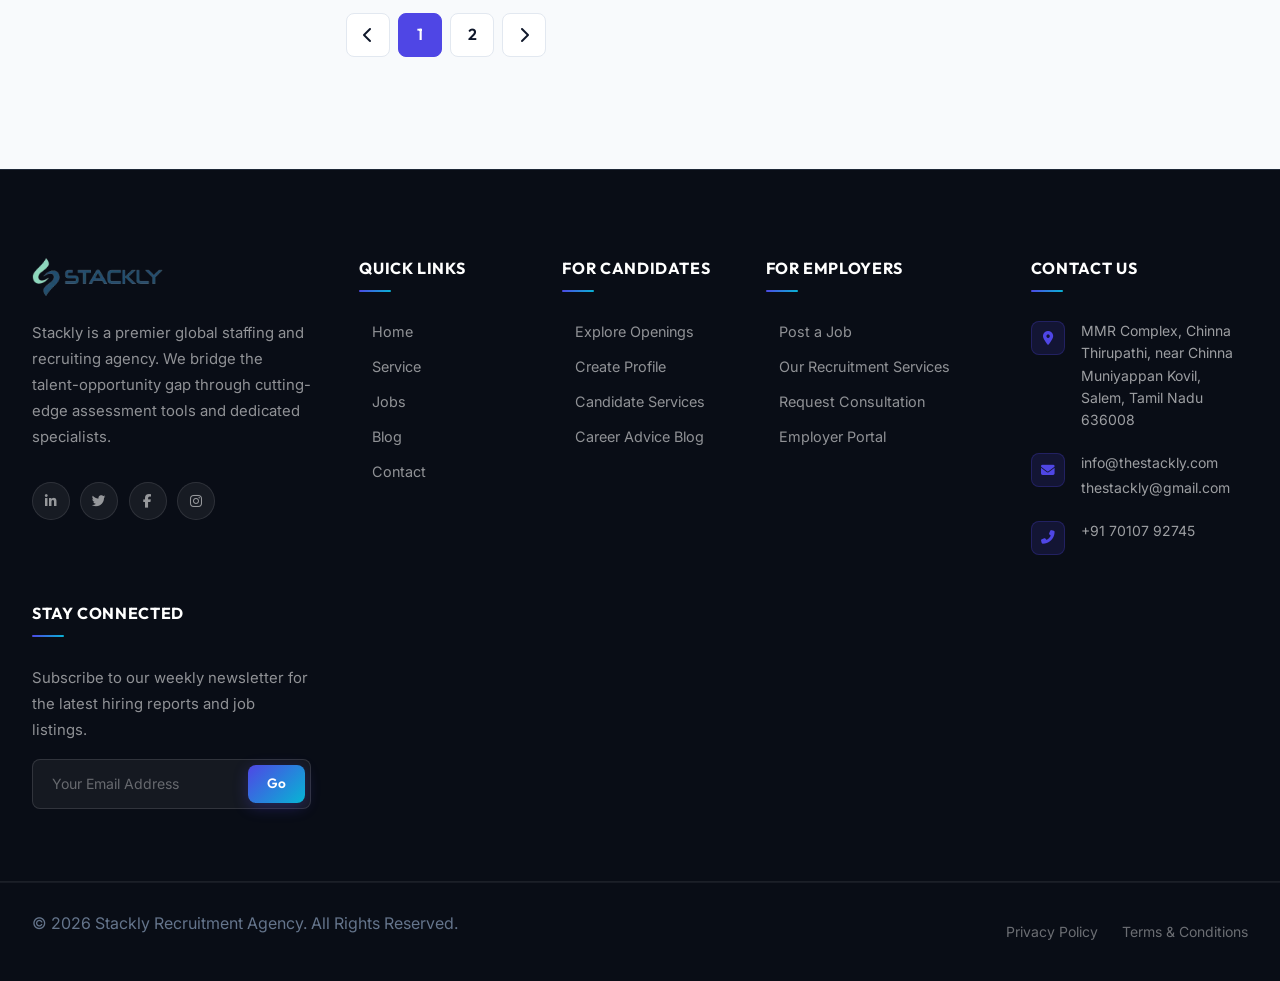
<file: Blog.html>
<!DOCTYPE html>
<html lang="en">
<head>
    <meta charset="UTF-8">
    <meta name="viewport" content="width=device-width, initial-scale=1.0">
    <meta name="description" content="Read recruitment insight articles, career development resources, and staffing trends on the Stackly Recruitment Agency blog.">
    <title>Blog & Career Insights - Stackly Recruiting Agency</title>
    <!-- Stylesheet -->
    <link rel="stylesheet" href="css/style.css">
    <!-- FontAwesome for Icons -->
    <link rel="stylesheet" href="https://cdnjs.cloudflare.com/ajax/libs/font-awesome/6.4.0/css/all.min.css">
</head>
<body>

    <!-- ==========================================================================
       HEADER / NAVIGATION
       ========================================================================== -->
    <header class="header">
        <div class="container">
            <a href="index.html" class="logo">
                <img src="images/logo.webp" alt="Stackly Logo">
            </a>
            
            <nav class="nav-menu">
                <a href="index.html" class="nav-link">Home</a>
                <a href="service.html" class="nav-link">Services</a>
                <a href="Project.html" class="nav-link">Find Jobs</a>
                <a href="Blog.html" class="nav-link active">Blog</a>
                <a href="Contact.html" class="nav-link">Contact</a>
                <div class="nav-actions">
                    <a href="signin.html" class="btn btn-secondary">Sign In</a>
                    <a href="signup.html" class="btn btn-primary">Join Now</a>
                </div>
            </nav>
            
            <button class="mobile-nav-toggle" aria-label="Toggle Navigation">
                <i class="fas fa-bars"></i>
            </button>
        </div>
    </header>

    <!-- ==========================================================================
       INNER HERO BANNER
       ========================================================================== -->
    <section class="inner-hero">
        <div class="container">
            <h1>Blog & Career Insights</h1>
            <div class="breadcrumbs">
                <a href="index.html">Home</a>
                <i class="fas fa-chevron-right" style="font-size: 0.75rem;"></i>
                <span>Blog</span>
            </div>
        </div>
    </section>

    <!-- ==========================================================================
       BLOG SECTION (GRID + SIDEBAR)
       ========================================================================== -->
    <section class="section-padding">
        <div class="container">
            <div class="grid" style="grid-template-columns: 1fr 340px; gap: 3rem; align-items: start;">
                
                <!-- Blog posts grid -->
                <main class="reveal reveal-left">
                    <div class="grid grid-2">
                        <!-- Post 1 -->
                        <div class="blog-card">
                            <div class="blog-img-box">
                                <img src="images/blog1.webp" alt="Interview tips">
                                <span class="blog-date-badge">08 JUL</span>
                            </div>
                            <div class="blog-content">
                                <div class="blog-meta">
                                    <span><i class="far fa-user"></i> By Admin</span>
                                    <span><i class="far fa-comments"></i> 4 Comments</span>
                                </div>
                                <h3><a href="404.html">How to Ace Your Next Senior Technical Interview</a></h3>
                                <p>Deep-dive into crucial system design patterns, architectural challenges, and soft skills needed for leadership roles.</p>
                                <a href="404.html" class="read-more-link">Read More <i class="fas fa-arrow-right"></i></a>
                            </div>
                        </div>

                        <!-- Post 2 -->
                        <div class="blog-card">
                            <div class="blog-img-box">
                                <img src="images/blog3.webp" alt="Resume writing">
                                <span class="blog-date-badge">05 JUL</span>
                            </div>
                            <div class="blog-content">
                                <div class="blog-meta">
                                    <span><i class="far fa-user"></i> By HR Desk</span>
                                    <span><i class="far fa-comments"></i> 2 Comments</span>
                                </div>
                                <h3><a href="404.html">Formatting Resumes for ATS Algorithms in 2026</a></h3>
                                <p>Learn how screening software interprets resumes and how you can optimize keywords to guarantee human recruiter visibility.</p>
                                <a href="404.html" class="read-more-link">Read More <i class="fas fa-arrow-right"></i></a>
                            </div>
                        </div>

                        <!-- Post 3 -->
                        <div class="blog-card">
                            <div class="blog-img-box">
                                <img src="images/blog4.webp" alt="Employer tips">
                                <span class="blog-date-badge">28 JUN</span>
                            </div>
                            <div class="blog-content">
                                <div class="blog-meta">
                                    <span><i class="far fa-user"></i> By Recruiter</span>
                                    <span><i class="far fa-comments"></i> 9 Comments</span>
                                </div>
                                <h3><a href="404.html">Retention Strategies: Keeping Top Talent Happy</a></h3>
                                <p>Salary isn't the only factor. Discover how autonomy, remote choices, and career progression tracks reduce team turnover.</p>
                                <a href="404.html" class="read-more-link">Read More <i class="fas fa-arrow-right"></i></a>
                            </div>
                        </div>

                        <!-- Post 4 -->
                        <div class="blog-card">
                            <div class="blog-img-box">
                                <img src="images/image1.webp" alt="Team scaling">
                                <span class="blog-date-badge">15 JUN</span>
                            </div>
                            <div class="blog-content">
                                <div class="blog-meta">
                                    <span><i class="far fa-user"></i> By Partner</span>
                                    <span><i class="far fa-comments"></i> 5 Comments</span>
                                </div>
                                <h3><a href="404.html">Building High-Performing Distributed Teams</a></h3>
                                <p>Learn structural workflow designs, cultural practices, and asynchronous tools to scale engineering productivity remotely.</p>
                                <a href="404.html" class="read-more-link">Read More <i class="fas fa-arrow-right"></i></a>
                            </div>
                        </div>
                    </div>

                    <!-- Pagination -->
                    <div class="pagination" style="margin-top: 3rem;">
                        <a href="404.html" class="pagination-item"><i class="fas fa-chevron-left"></i></a>
                        <a href="404.html" class="pagination-item active">1</a>
                        <a href="404.html" class="pagination-item">2</a>
                        <a href="404.html" class="pagination-item"><i class="fas fa-chevron-right"></i></a>
                    </div>
                </main>
                
                <!-- Sidebar -->
                <aside class="reveal reveal-right">
                    <!-- Search Widget -->
                    <div class="job-sidebar" style="margin-bottom: 2rem; padding: 1.5rem;">
                        <h4 class="widget-title" style="margin-bottom: 1rem;">Search Blog</h4>
                        <div class="search-input-box">
                            <input type="text" placeholder="Type to search...">
                            <i class="fas fa-search"></i>
                        </div>
                    </div>
                    
                    <!-- Categories -->
                    <div class="job-sidebar" style="margin-bottom: 2rem; padding: 1.5rem;">
                        <h4 class="widget-title" style="margin-bottom: 1rem;">Categories</h4>
                        <div class="filter-list">
                            <label class="filter-list-item" style="cursor: pointer; border-bottom: 1px solid var(--border-color); padding-bottom: 0.5rem;">
                                Career Advice
                                <span>14</span>
                            </label>
                            <label class="filter-list-item" style="cursor: pointer; border-bottom: 1px solid var(--border-color); padding-bottom: 0.5rem;">
                                Hiring Reports
                                <span>8</span>
                            </label>
                            <label class="filter-list-item" style="cursor: pointer; border-bottom: 1px solid var(--border-color); padding-bottom: 0.5rem;">
                                Technical Vetting
                                <span>12</span>
                            </label>
                            <label class="filter-list-item" style="cursor: pointer; padding-bottom: 0.25rem;">
                                Strategy & Culture
                                <span>6</span>
                            </label>
                        </div>
                    </div>
                    
                    <!-- Recent Posts -->
                    <div class="job-sidebar" style="margin-bottom: 2rem; padding: 1.5rem;">
                        <h4 class="widget-title" style="margin-bottom: 1.25rem;">Recent Posts</h4>
                        <div class="recent-post-item">
                            <img src="images/home4.webp" alt="Post thumbnail">
                            <div class="recent-post-info">
                                <h5><a href="#">Ace Your Next Technical Interview</a></h5>
                                <span>08 Jul, 2026</span>
                            </div>
                        </div>
                        <div class="recent-post-item">
                            <img src="images/home6.webp" alt="Post thumbnail">
                            <div class="recent-post-info">
                                <h5><a href="#">ATS Algorithms Optimization Tips</a></h5>
                                <span>05 Jul, 2026</span>
                            </div>
                        </div>
                        <div class="recent-post-item" style="margin-bottom: 0;">
                            <img src="images/home2.webp" alt="Post thumbnail">
                            <div class="recent-post-info">
                                <h5><a href="#">Team Retention Strategies</a></h5>
                                <span>28 Jun, 2026</span>
                            </div>
                        </div>
                    </div>

                    <!-- Tags -->
                    <div class="job-sidebar" style="padding: 1.5rem;">
                        <h4 class="widget-title" style="margin-bottom: 1rem;">Popular Tags</h4>
                        <div class="job-tags" style="margin-bottom: 0;">
                            <a href="404.html" class="badge badge-primary">Recruiting</a>
                            <a href="404.html" class="badge badge-secondary">Interview</a>
                            <a href="404.html" class="badge" style="background-color: var(--bg-main);">SaaS</a>
                            <a href="404.html" class="badge" style="background-color: var(--bg-main);">Compliance</a>
                            <a href="404.html" class="badge" style="background-color: var(--bg-main);">Salary</a>
                            <a href="404.html" class="badge badge-primary">Remote</a>
                        </div>
                    </div>
                </aside>
                
            </div>
        </div>
    </section>

    <!-- ==========================================================================
       FOOTER
       ========================================================================== -->
    <footer class="footer">
        <div class="footer-top">
            <div class="container">
                <div class="footer-grid">
                    <!-- Column 1: Info -->
                    <div>
                        <a href="index.html" class="footer-logo">
                            <img src="images/logo.webp" alt="Stackly Logo">
                        </a>
                        <p class="footer-desc">Stackly is a premier global staffing and recruiting agency. We bridge the talent-opportunity gap through cutting-edge assessment tools and dedicated specialists.</p>
                        <div class="footer-socials">
                            <a href="404.html" aria-label="Follow us on LinkedIn"><i class="fab fa-linkedin-in"></i></a>
                            <a href="404.html" aria-label="Follow us on Twitter"><i class="fab fa-twitter"></i></a>
                            <a href="404.html" aria-label="Follow us on Facebook"><i class="fab fa-facebook-f"></i></a>
                            <a href="404.html" aria-label="Follow us on Instagram"><i class="fab fa-instagram"></i></a>
                        </div>
                    </div>
                    <!-- Column 2: Quick Links -->
                     <div>
                        <h4 class="footer-title">Quick Links</h4>
                        <div class="footer-links">
                            <a href="index.html">Home</a>
                            <a href="service.html">Service</a>
                            <a href="Project.html">Jobs</a>
                            <a href="Blog.html">Blog</a>
                            <a href="Contact.html">Contact</a>
                        </div>
                    </div>


                    <div>
                        <h4 class="footer-title">For Candidates</h4>
                        <div class="footer-links">
                            <a href="Project.html">Explore Openings</a>
                            <a href="signup.html">Create Profile</a>
                            <a href="service.html">Candidate Services</a>
                            <a href="Blog.html">Career Advice Blog</a>
                        </div>
                    </div>
                    <!-- Column 3: Quick Links -->
                    <div>
                        <h4 class="footer-title">For Employers</h4>
                        <div class="footer-links">
                            <a href="signup.html">Post a Job</a>
                            <a href="service.html">Our Recruitment Services</a>
                            <a href="Contact.html">Request Consultation</a>
                            <a href="signin.html">Employer Portal</a>
                        </div>
                    </div>
                    <!-- Column 4: Contact Us -->
                    <div>
                        <h4 class="footer-title">Contact Us</h4>
                        <div class="footer-contact-list">
                            <div class="footer-contact-item">
                                <div class="footer-contact-icon">
                                    <i class="fas fa-map-marker-alt"></i>
                                </div>
                                <div class="footer-contact-text">
                                    <p>MMR Complex, Chinna Thirupathi, near Chinna Muniyappan Kovil, Salem, Tamil Nadu 636008</p>
                                </div>
                            </div>
                            <div class="footer-contact-item">
                                <div class="footer-contact-icon">
                                    <i class="fas fa-envelope"></i>
                                </div>
                                <div class="footer-contact-text">
                                    <a href="mailto:info@thestackly.com">info@thestackly.com</a>
                                    <a href="mailto:thestackly@gmail.com">thestackly@gmail.com</a>
                                </div>
                            </div>
                            <div class="footer-contact-item">
                                <div class="footer-contact-icon">
                                    <i class="fas fa-phone-alt"></i>
                                </div>
                                <div class="footer-contact-text">
                                    <a href="tel:+917010792745">+91 70107 92745</a>
                                </div>
                            </div>
                        </div>
                    </div>
                    <!-- Column 5: Newsletter -->
                    <div>
                        <h4 class="footer-title">Stay Connected</h4>
                        <p class="footer-desc" style="margin-bottom: 1rem;">Subscribe to our weekly newsletter for the latest hiring reports and job listings.</p>
                        <form id="newsletter-form" class="newsletter-form">
                            <div class="newsletter-input-group">
                                <input type="email" placeholder="Your Email Address" required>
                                <button type="submit" class="btn btn-primary" style="border-radius: var(--radius-sm);">Go</button>
                            </div>
                        </form>
                    </div>
                </div>
            </div>
        </div>
        
        <div class="footer-bottom">
            <div class="container flex-between">
                <p>&copy; 2026 Stackly Recruitment Agency. All Rights Reserved.</p>
                <div class="footer-bottom-links">
                    <a href="404.html">Privacy Policy</a>
                    <a href="404.html">Terms & Conditions</a>
                </div>
            </div>
        </div>
    </footer>


    <!-- Script file -->
    <script src="js/script.js"></script>
</body>
</html>
</file>
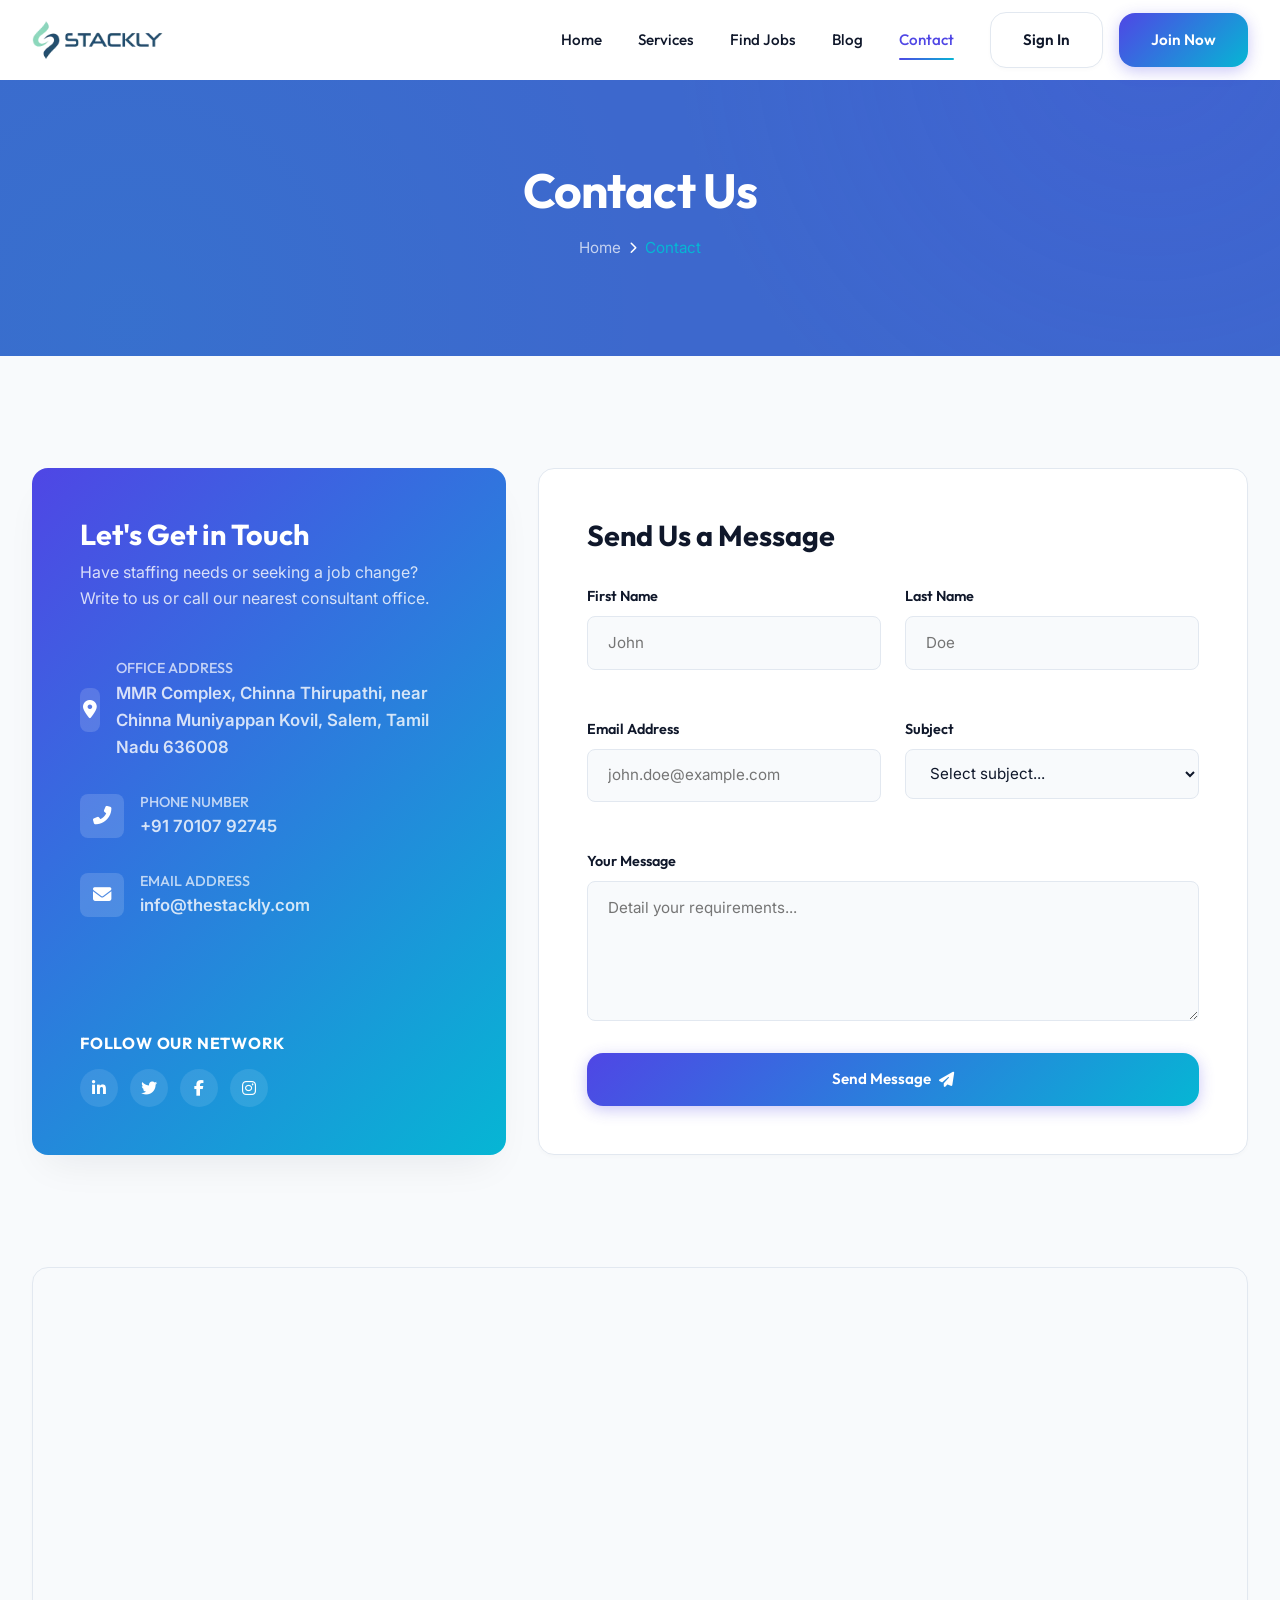
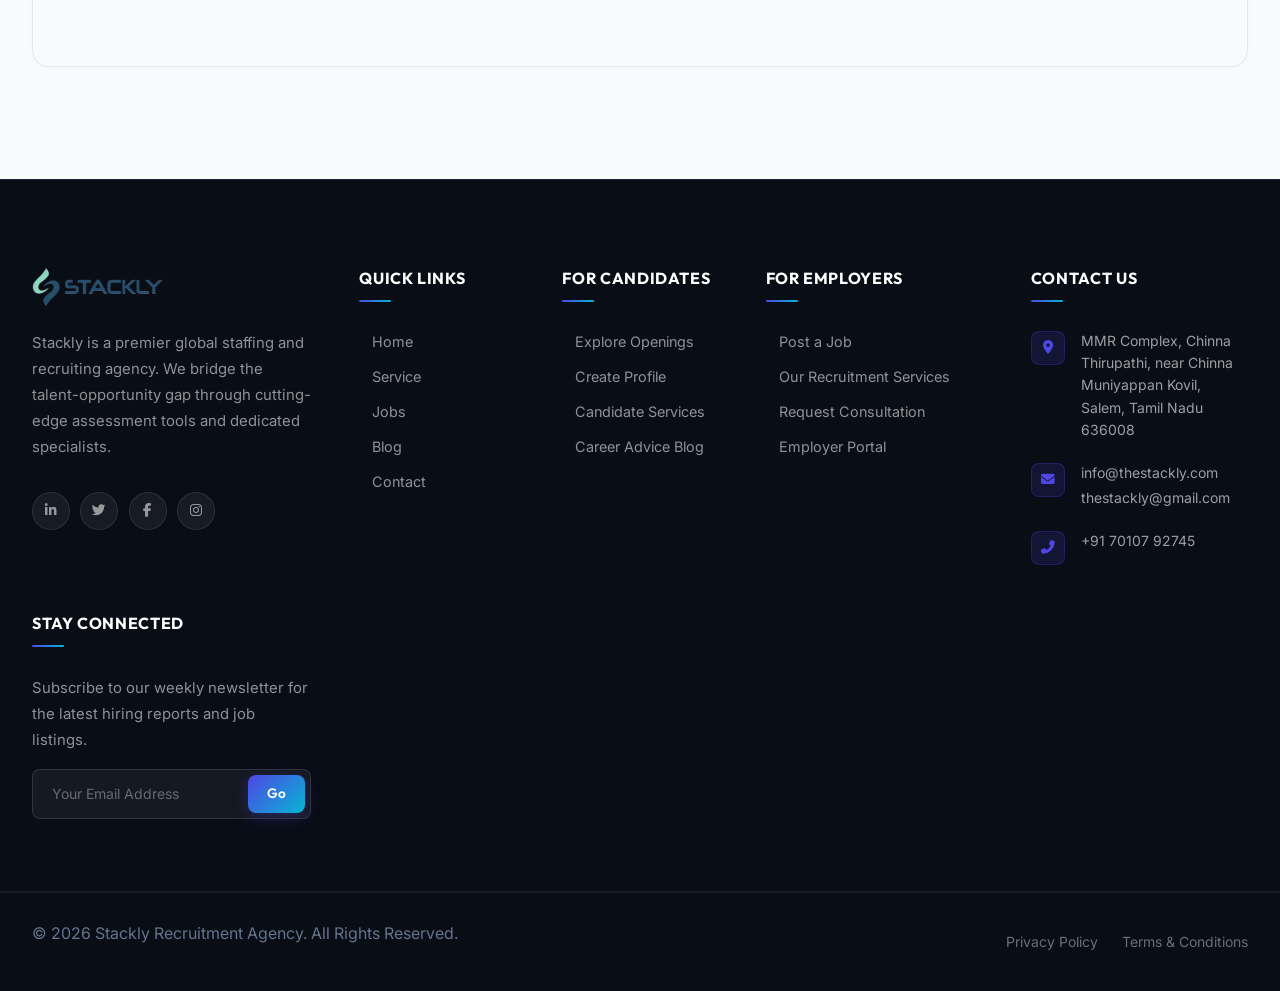
<file: Contact.html>
<!DOCTYPE html>
<html lang="en">
<head>
    <meta charset="UTF-8">
    <meta name="viewport" content="width=device-width, initial-scale=1.0">
    <meta name="description" content="Get in touch with Stackly Recruiting Agency. Find our phone number, address, and online query form.">
    <title>Contact Us - Stackly Recruiting Agency</title>
    <!-- Stylesheet -->
    <link rel="stylesheet" href="css/style.css">
    <!-- FontAwesome for Icons -->
    <link rel="stylesheet" href="https://cdnjs.cloudflare.com/ajax/libs/font-awesome/6.4.0/css/all.min.css">
</head>
<body>

    <!-- ==========================================================================
       HEADER / NAVIGATION
       ========================================================================== -->
    <header class="header">
        <div class="container">
            <a href="index.html" class="logo">
                <img src="images/logo.webp" alt="Stackly Logo">
            </a>
            
            <nav class="nav-menu">
                <a href="index.html" class="nav-link">Home</a>
                <a href="service.html" class="nav-link">Services</a>
                <a href="Project.html" class="nav-link">Find Jobs</a>
                <a href="Blog.html" class="nav-link">Blog</a>
                <a href="Contact.html" class="nav-link active">Contact</a>
                <div class="nav-actions">
                    <a href="signin.html" class="btn btn-secondary">Sign In</a>
                    <a href="signup.html" class="btn btn-primary">Join Now</a>
                </div>
            </nav>
            
            <button class="mobile-nav-toggle" aria-label="Toggle Navigation">
                <i class="fas fa-bars"></i>
            </button>
        </div>
    </header>

    <!-- ==========================================================================
       INNER HERO BANNER
       ========================================================================== -->
    <section class="inner-hero">
        <div class="container">
            <h1>Contact Us</h1>
            <div class="breadcrumbs">
                <a href="index.html">Home</a>
                <i class="fas fa-chevron-right" style="font-size: 0.75rem;"></i>
                <span>Contact</span>
            </div>
        </div>
    </section>

    <!-- ==========================================================================
       CONTACT GRID (INFO + FORM)
       ========================================================================== -->
    <section class="section-padding">
        <div class="container">
            <div class="grid contact-grid">
                
                <!-- Info Panel -->
                <div class="contact-info-panel reveal reveal-left">
                    <div>
                        <h3>Let's Get in Touch</h3>
                        <p style="margin-top: 0.5rem;">Have staffing needs or seeking a job change? Write to us or call our nearest consultant office.</p>
                        
                        <div class="contact-info-list">
                            <div class="contact-info-item">
                                <i class="fas fa-map-marker-alt"></i>
                                <div class="contact-info-text">
                                    <h5>Office Address</h5>
                                    <p>MMR Complex, Chinna Thirupathi, near Chinna Muniyappan Kovil, Salem, Tamil Nadu 636008</p>
                                </div>
                            </div>
                            
                            <div class="contact-info-item">
                                <i class="fas fa-phone-alt"></i>
                                <div class="contact-info-text">
                                    <h5>Phone Number</h5>
                                    <p>+91 70107 92745</p>
                                </div>
                            </div>
                            
                            <div class="contact-info-item">
                                <i class="fas fa-envelope"></i>
                                <div class="contact-info-text">
                                    <h5>Email Address</h5>
                                    <p>info@thestackly.com</p>
                                </div>
                            </div>
                        </div>
                    </div>
                    
                    <div>
                        <h4 style="color: #ffffff; font-size: 1rem; text-transform: uppercase; margin-bottom: 1rem; letter-spacing: 0.05em;">Follow Our Network</h4>
                        <div class="contact-socials">
                            <a href="#" aria-label="LinkedIn"><i class="fab fa-linkedin-in"></i></a>
                            <a href="#" aria-label="Twitter"><i class="fab fa-twitter"></i></a>
                            <a href="#" aria-label="Facebook"><i class="fab fa-facebook-f"></i></a>
                            <a href="#" aria-label="Instagram"><i class="fab fa-instagram"></i></a>
                        </div>
                    </div>
                </div>

                <!-- Form Panel -->
                <div class="contact-form-panel reveal reveal-right">
                    <h3 style="margin-bottom: 2rem;">Send Us a Message</h3>
                    
                    <form id="contact-form">
                        <div class="form-group-row">
                            <div class="form-group">
                                <label for="first-name">First Name</label>
                                <input type="text" id="first-name" class="form-control" placeholder="John" required>
                            </div>
                            <div class="form-group">
                                <label for="last-name">Last Name</label>
                                <input type="text" id="last-name" class="form-control" placeholder="Doe" required>
                            </div>
                        </div>
                        
                        <div class="form-group-row">
                            <div class="form-group">
                                <label for="email">Email Address</label>
                                <input type="email" id="email" class="form-control" placeholder="john.doe@example.com" required>
                            </div>
                            <div class="form-group">
                                <label for="subject">Subject</label>
                                <select id="subject" class="form-control" required style="cursor: pointer;">
                                    <option value="" disabled selected>Select subject...</option>
                                    <option value="hiring">Hiring Talent (Employer)</option>
                                    <option value="jobs">Finding a Job (Candidate)</option>
                                    <option value="partnership">Strategic Partnership</option>
                                    <option value="general">General Queries</option>
                                </select>
                            </div>
                        </div>
                        
                        <div class="form-group">
                            <label for="message">Your Message</label>
                            <textarea id="message" class="form-control" placeholder="Detail your requirements..." required></textarea>
                        </div>
                        
                        <button type="submit" class="btn btn-primary" style="width: 100%;">Send Message <i class="fas fa-paper-plane"></i></button>
                    </form>
                </div>
                
            </div>
        </div>
    </section>

    <!-- ==========================================================================
       MAP EMBED SECTION
       ========================================================================== -->
    <section class="container reveal reveal-up" style="margin-bottom: 7rem;">
        <div class="map-container">
            <iframe 
                src="https://www.google.com/maps/embed?pb=!1m18!1m12!1m3!1d3912.842543614407!2d78.1394!3d11.6585!2m3!1f0!2f0!3f0!3m2!1i1024!2i768!4f13.1!3m3!1m2!1s0x3babf1a6bc9f2d8f%3A0x400af0f6613e450!2sSalem%2C%20Tamil%20Nadu%2C%20India!5e0!3m2!1sen!2sin!4v1720500000000!5m2!1sen!2sin"
                allow="fullscreen"
                allowfullscreen="" 
                loading="lazy" 
                referrerpolicy="no-referrer-when-downgrade"
                title="Stackly Office - Salem, Tamil Nadu">
            </iframe>
        </div>
    </section>

    <!-- ==========================================================================
       FOOTER
       ========================================================================== -->
    <footer class="footer">
        <div class="footer-top">
            <div class="container">
                <div class="footer-grid">
                    <!-- Column 1: Info -->
                    <div>
                        <a href="index.html" class="footer-logo">
                            <img src="images/logo.webp" alt="Stackly Logo">
                        </a>
                        <p class="footer-desc">Stackly is a premier global staffing and recruiting agency. We bridge the talent-opportunity gap through cutting-edge assessment tools and dedicated specialists.</p>
                        <div class="footer-socials">
                            <a href="404.html" aria-label="Follow us on LinkedIn"><i class="fab fa-linkedin-in"></i></a>
                            <a href="404.html" aria-label="Follow us on Twitter"><i class="fab fa-twitter"></i></a>
                            <a href="404.html" aria-label="Follow us on Facebook"><i class="fab fa-facebook-f"></i></a>
                            <a href="404.html" aria-label="Follow us on Instagram"><i class="fab fa-instagram"></i></a>
                        </div>
                    </div>
                    <!-- Column 2: Quick Links -->
                     <div>
                        <h4 class="footer-title">Quick Links</h4>
                        <div class="footer-links">
                            <a href="index.html">Home</a>
                            <a href="service.html">Service</a>
                            <a href="Project.html">Jobs</a>
                            <a href="Blog.html">Blog</a>
                            <a href="Contact.html">Contact</a>
                        </div>
                    </div>


                    <div>
                        <h4 class="footer-title">For Candidates</h4>
                        <div class="footer-links">
                            <a href="Project.html">Explore Openings</a>
                            <a href="signup.html">Create Profile</a>
                            <a href="service.html">Candidate Services</a>
                            <a href="Blog.html">Career Advice Blog</a>
                        </div>
                    </div>
                    <!-- Column 3: Quick Links -->
                    <div>
                        <h4 class="footer-title">For Employers</h4>
                        <div class="footer-links">
                            <a href="signup.html">Post a Job</a>
                            <a href="service.html">Our Recruitment Services</a>
                            <a href="Contact.html">Request Consultation</a>
                            <a href="signin.html">Employer Portal</a>
                        </div>
                    </div>
                    <!-- Column 4: Contact Us -->
                    <div>
                        <h4 class="footer-title">Contact Us</h4>
                        <div class="footer-contact-list">
                            <div class="footer-contact-item">
                                <div class="footer-contact-icon">
                                    <i class="fas fa-map-marker-alt"></i>
                                </div>
                                <div class="footer-contact-text">
                                    <p>MMR Complex, Chinna Thirupathi, near Chinna Muniyappan Kovil, Salem, Tamil Nadu 636008</p>
                                </div>
                            </div>
                            <div class="footer-contact-item">
                                <div class="footer-contact-icon">
                                    <i class="fas fa-envelope"></i>
                                </div>
                                <div class="footer-contact-text">
                                    <a href="mailto:info@thestackly.com">info@thestackly.com</a>
                                    <a href="mailto:thestackly@gmail.com">thestackly@gmail.com</a>
                                </div>
                            </div>
                            <div class="footer-contact-item">
                                <div class="footer-contact-icon">
                                    <i class="fas fa-phone-alt"></i>
                                </div>
                                <div class="footer-contact-text">
                                    <a href="tel:+917010792745">+91 70107 92745</a>
                                </div>
                            </div>
                        </div>
                    </div>
                    <!-- Column 5: Newsletter -->
                    <div>
                        <h4 class="footer-title">Stay Connected</h4>
                        <p class="footer-desc" style="margin-bottom: 1rem;">Subscribe to our weekly newsletter for the latest hiring reports and job listings.</p>
                        <form id="newsletter-form" class="newsletter-form">
                            <div class="newsletter-input-group">
                                <input type="email" placeholder="Your Email Address" required>
                                <button type="submit" class="btn btn-primary" style="border-radius: var(--radius-sm);">Go</button>
                            </div>
                        </form>
                    </div>
                </div>
            </div>
        </div>
        
        <div class="footer-bottom">
            <div class="container flex-between">
                <p>&copy; 2026 Stackly Recruitment Agency. All Rights Reserved.</p>
                <div class="footer-bottom-links">
                    <a href="404.html">Privacy Policy</a>
                    <a href="404.html">Terms & Conditions</a>
                </div>
            </div>
        </div>
    </footer>


    <!-- Script file -->
    <script src="js/script.js"></script>
</body>
</html>
</file>
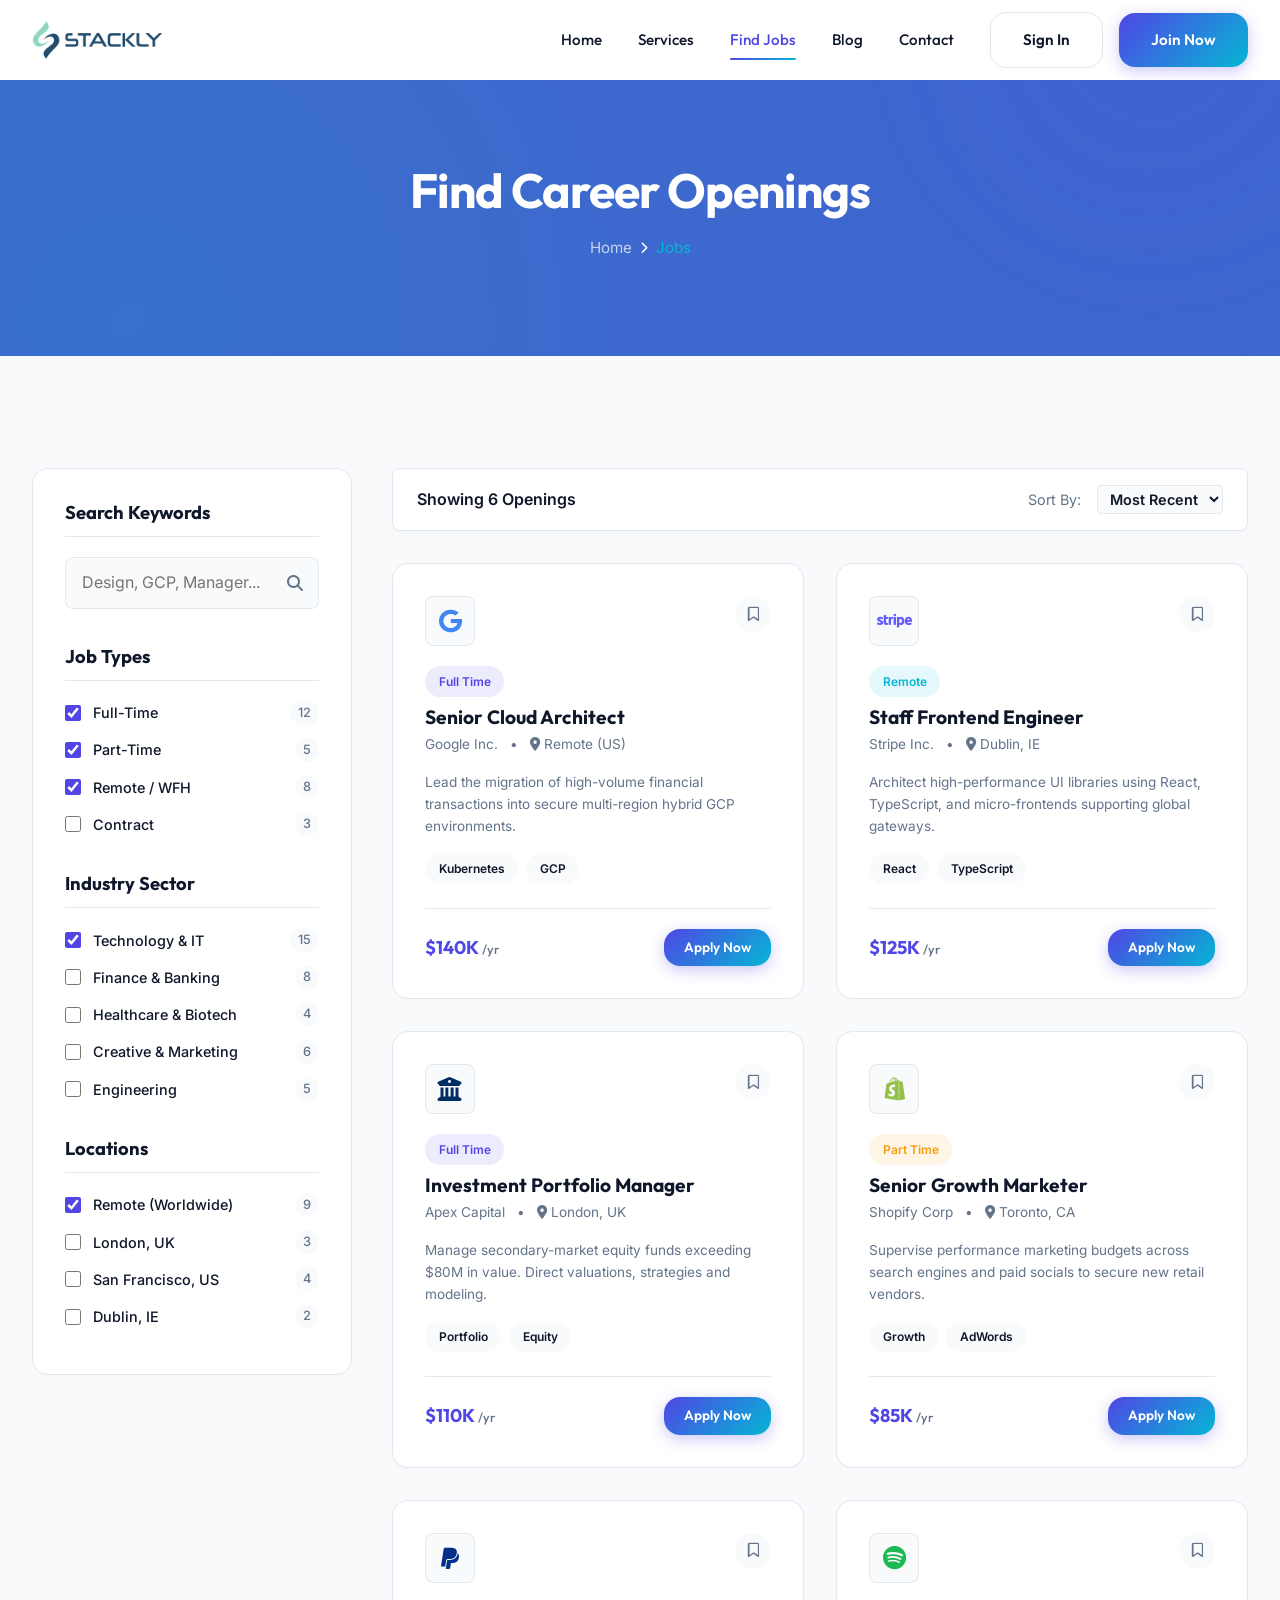
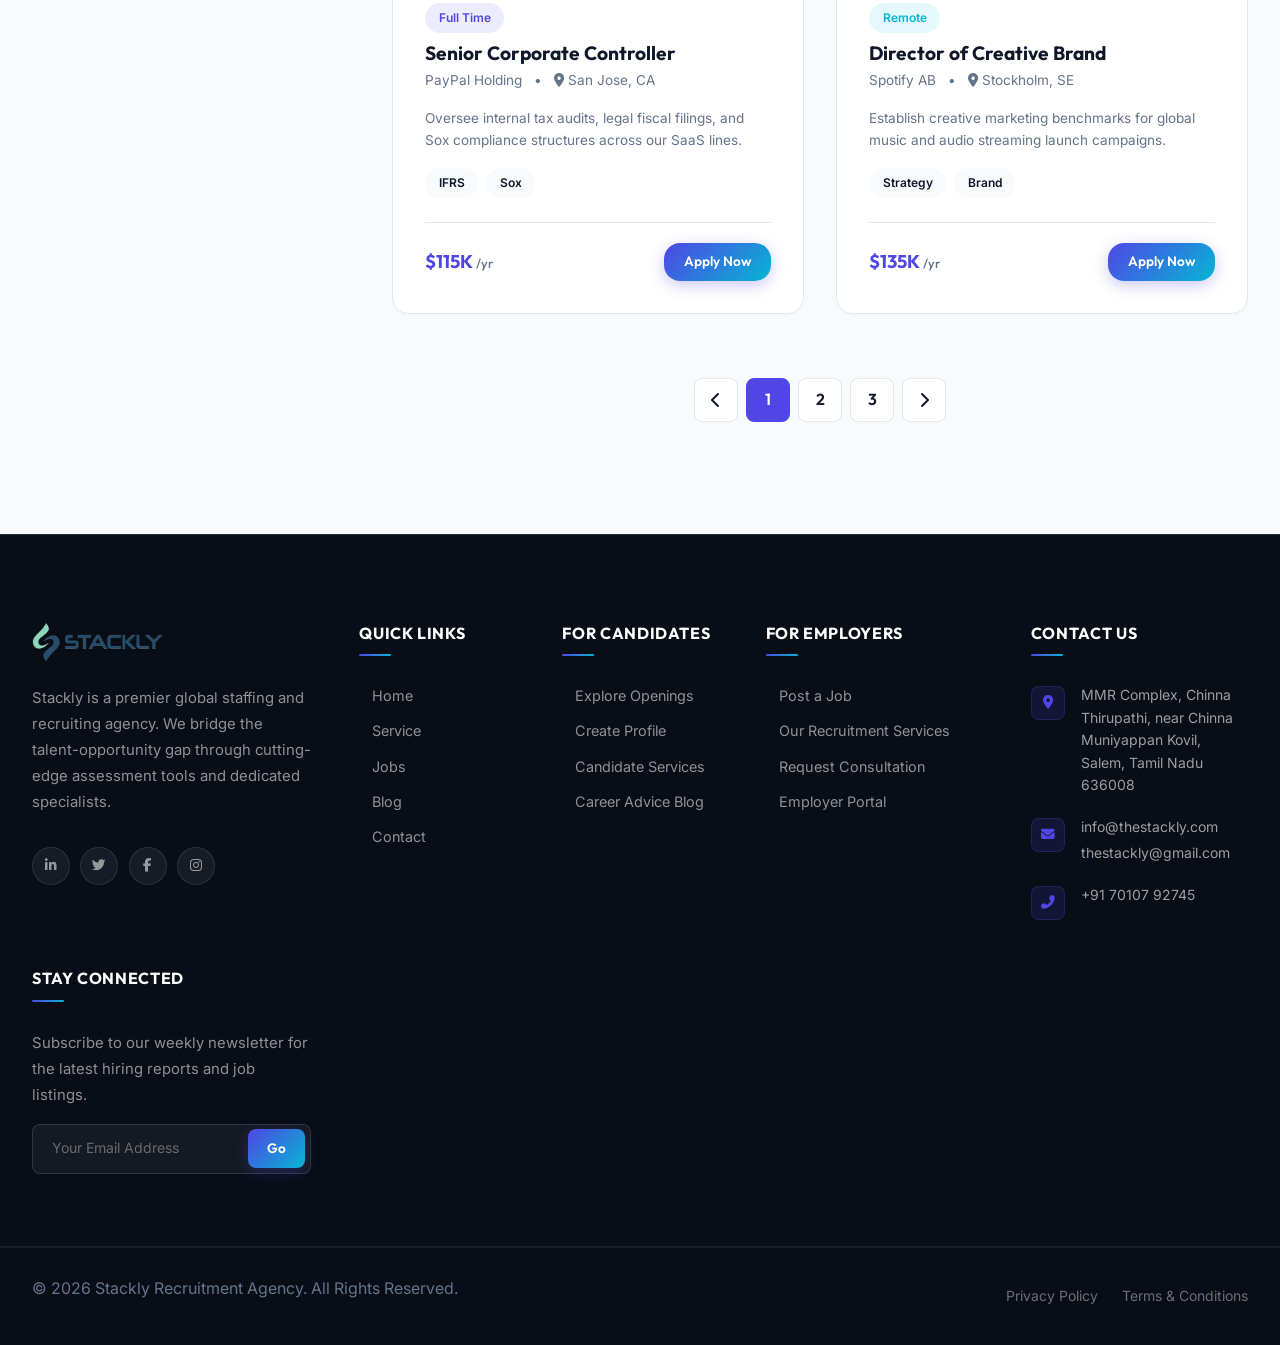
<file: Project.html>
<!DOCTYPE html>
<html lang="en">
<head>
    <meta charset="UTF-8">
    <meta name="viewport" content="width=device-width, initial-scale=1.0">
    <meta name="description" content="Browse high-salary, premium job openings with Stackly Recruitment Agency. Filter by location, sector, and job type.">
    <title>Find Jobs - Stackly Recruiting Agency</title>
    <!-- Stylesheet -->
    <link rel="stylesheet" href="css/style.css">
    <!-- FontAwesome for Icons -->
    <link rel="stylesheet" href="https://cdnjs.cloudflare.com/ajax/libs/font-awesome/6.4.0/css/all.min.css">
</head>
<body>

    <!-- ==========================================================================
       HEADER / NAVIGATION
       ========================================================================== -->
    <header class="header">
        <div class="container">
            <a href="index.html" class="logo">
                <img src="images/logo.webp" alt="Stackly Logo">
            </a>
            
            <nav class="nav-menu">
                <a href="index.html" class="nav-link">Home</a>
                <a href="service.html" class="nav-link">Services</a>
                <a href="Project.html" class="nav-link active">Find Jobs</a>
                <a href="Blog.html" class="nav-link">Blog</a>
                <a href="Contact.html" class="nav-link">Contact</a>
                <div class="nav-actions">
                    <a href="signin.html" class="btn btn-secondary">Sign In</a>
                    <a href="signup.html" class="btn btn-primary">Join Now</a>
                </div>
            </nav>
            
            <button class="mobile-nav-toggle" aria-label="Toggle Navigation">
                <i class="fas fa-bars"></i>
            </button>
        </div>
    </header>

    <!-- ==========================================================================
       INNER HERO BANNER
       ========================================================================== -->
    <section class="inner-hero">
        <div class="container">
            <h1>Find Career Openings</h1>
            <div class="breadcrumbs">
                <a href="index.html">Home</a>
                <i class="fas fa-chevron-right" style="font-size: 0.75rem;"></i>
                <span>Jobs</span>
            </div>
        </div>
    </section>

    <!-- ==========================================================================
       JOB BOARD SECTION (SIDEBAR + CONTENT GRID)
       ========================================================================== -->
    <section class="section-padding">
        <div class="container">
            <div class="grid" style="grid-template-columns: 320px 1fr; gap: 2.5rem; align-items: start;">
                
                <!-- Sidebar Filters -->
                <aside class="job-sidebar reveal reveal-left">
                    <div class="sidebar-widget">
                        <h4 class="widget-title">Search Keywords</h4>
                        <div class="search-input-box">
                            <input type="text" placeholder="Design, GCP, Manager...">
                            <i class="fas fa-search"></i>
                        </div>
                    </div>
                    
                    <div class="sidebar-widget">
                        <h4 class="widget-title">Job Types</h4>
                        <div class="filter-list">
                            <label class="filter-list-item">
                                <input type="checkbox" checked> Full-Time
                                <span>12</span>
                            </label>
                            <label class="filter-list-item">
                                <input type="checkbox" checked> Part-Time
                                <span>5</span>
                            </label>
                            <label class="filter-list-item">
                                <input type="checkbox" checked> Remote / WFH
                                <span>8</span>
                            </label>
                            <label class="filter-list-item">
                                <input type="checkbox"> Contract
                                <span>3</span>
                            </label>
                        </div>
                    </div>
                    
                    <div class="sidebar-widget">
                        <h4 class="widget-title">Industry Sector</h4>
                        <div class="filter-list">
                            <label class="filter-list-item">
                                <input type="checkbox" checked> Technology & IT
                                <span>15</span>
                            </label>
                            <label class="filter-list-item">
                                <input type="checkbox"> Finance & Banking
                                <span>8</span>
                            </label>
                            <label class="filter-list-item">
                                <input type="checkbox"> Healthcare & Biotech
                                <span>4</span>
                            </label>
                            <label class="filter-list-item">
                                <input type="checkbox"> Creative & Marketing
                                <span>6</span>
                            </label>
                            <label class="filter-list-item">
                                <input type="checkbox"> Engineering
                                <span>5</span>
                            </label>
                        </div>
                    </div>
                    
                    <div class="sidebar-widget">
                        <h4 class="widget-title">Locations</h4>
                        <div class="filter-list">
                            <label class="filter-list-item">
                                <input type="checkbox" checked> Remote (Worldwide)
                                <span>9</span>
                            </label>
                            <label class="filter-list-item">
                                <input type="checkbox"> London, UK
                                <span>3</span>
                            </label>
                            <label class="filter-list-item">
                                <input type="checkbox"> San Francisco, US
                                <span>4</span>
                            </label>
                            <label class="filter-list-item">
                                <input type="checkbox"> Dublin, IE
                                <span>2</span>
                            </label>
                        </div>
                    </div>
                </aside>

                <!-- Job Listings -->
                <main class="reveal reveal-right">
                    
                    <!-- Listings Header Top Bar -->
                    <div class="flex-between" style="background-color: var(--bg-card); padding: 1rem 1.5rem; border: 1px solid var(--border-color); border-radius: var(--radius-sm); margin-bottom: 2rem; box-shadow: var(--shadow-sm);">
                        <p style="margin-bottom: 0; font-weight: 600; color: var(--text-main);">Showing 6 Openings</p>
                        <div class="flex">
                            <span style="font-size: 0.9rem; color: var(--text-muted);">Sort By:</span>
                            <select style="font-size: 0.9rem; font-weight: 600; color: var(--text-main); border: 1px solid var(--border-color); border-radius: 4px; padding: 0.25rem 0.5rem; background-color: var(--bg-main); cursor: pointer;">
                                <option>Most Recent</option>
                                <option>High Salary</option>
                                <option>Job Type</option>
                            </select>
                        </div>
                    </div>
                    
                    <!-- Job Grid -->
                    <div class="grid grid-2">
                        <!-- Card 1 -->
                        <div class="job-card" data-category="tech">
                            <div>
                                <div class="job-card-header">
                                    <div class="company-logo-box">
                                        <i class="fab fa-google" style="color: #4285F4; font-size: 1.5rem;"></i>
                                    </div>
                                    <button class="bookmark-btn" aria-label="Bookmark job">
                                        <i class="far fa-bookmark"></i>
                                    </button>
                                </div>
                                <div class="job-details">
                                    <span class="badge badge-primary">Full Time</span>
                                    <h4 style="margin-top: 0.5rem;"><a href="#">Senior Cloud Architect</a></h4>
                                    <div class="company-meta">
                                        <span>Google Inc.</span>
                                        <span>&bull;</span>
                                        <span><i class="fas fa-map-marker-alt"></i> Remote (US)</span>
                                    </div>
                                </div>
                                <p style="font-size: 0.85rem; margin-top: 0.5rem;">Lead the migration of high-volume financial transactions into secure multi-region hybrid GCP environments.</p>
                                <div class="job-tags">
                                    <span class="badge" style="background-color: var(--bg-main);">Kubernetes</span>
                                    <span class="badge" style="background-color: var(--bg-main);">GCP</span>
                                </div>
                            </div>
                            <div class="job-card-footer">
                                <div class="job-salary">$140K <span>/yr</span></div>
                                <button class="btn btn-primary btn-apply" style="padding: 0.5rem 1.25rem; font-size: 0.85rem;">Apply Now</button>
                            </div>
                        </div>

                        <!-- Card 2 -->
                        <div class="job-card" data-category="tech">
                            <div>
                                <div class="job-card-header">
                                    <div class="company-logo-box">
                                        <i class="fab fa-stripe" style="color: #635BFF; font-size: 1.75rem;"></i>
                                    </div>
                                    <button class="bookmark-btn" aria-label="Bookmark job">
                                        <i class="far fa-bookmark"></i>
                                    </button>
                                </div>
                                <div class="job-details">
                                    <span class="badge badge-secondary">Remote</span>
                                    <h4 style="margin-top: 0.5rem;"><a href="#">Staff Frontend Engineer</a></h4>
                                    <div class="company-meta">
                                        <span>Stripe Inc.</span>
                                        <span>&bull;</span>
                                        <span><i class="fas fa-map-marker-alt"></i> Dublin, IE</span>
                                    </div>
                                </div>
                                <p style="font-size: 0.85rem; margin-top: 0.5rem;">Architect high-performance UI libraries using React, TypeScript, and micro-frontends supporting global gateways.</p>
                                <div class="job-tags">
                                    <span class="badge" style="background-color: var(--bg-main);">React</span>
                                    <span class="badge" style="background-color: var(--bg-main);">TypeScript</span>
                                </div>
                            </div>
                            <div class="job-card-footer">
                                <div class="job-salary">$125K <span>/yr</span></div>
                                <button class="btn btn-primary btn-apply" style="padding: 0.5rem 1.25rem; font-size: 0.85rem;">Apply Now</button>
                            </div>
                        </div>

                        <!-- Card 3 -->
                        <div class="job-card" data-category="finance">
                            <div>
                                <div class="job-card-header">
                                    <div class="company-logo-box">
                                        <i class="fas fa-building-columns" style="color: #002D62; font-size: 1.5rem;"></i>
                                    </div>
                                    <button class="bookmark-btn" aria-label="Bookmark job">
                                        <i class="far fa-bookmark"></i>
                                    </button>
                                </div>
                                <div class="job-details">
                                    <span class="badge badge-primary">Full Time</span>
                                    <h4 style="margin-top: 0.5rem;"><a href="#">Investment Portfolio Manager</a></h4>
                                    <div class="company-meta">
                                        <span>Apex Capital</span>
                                        <span>&bull;</span>
                                        <span><i class="fas fa-map-marker-alt"></i> London, UK</span>
                                    </div>
                                </div>
                                <p style="font-size: 0.85rem; margin-top: 0.5rem;">Manage secondary-market equity funds exceeding $80M in value. Direct valuations, strategies and modeling.</p>
                                <div class="job-tags">
                                    <span class="badge" style="background-color: var(--bg-main);">Portfolio</span>
                                    <span class="badge" style="background-color: var(--bg-main);">Equity</span>
                                </div>
                            </div>
                            <div class="job-card-footer">
                                <div class="job-salary">$110K <span>/yr</span></div>
                                <button class="btn btn-primary btn-apply" style="padding: 0.5rem 1.25rem; font-size: 0.85rem;">Apply Now</button>
                            </div>
                        </div>

                        <!-- Card 4 -->
                        <div class="job-card" data-category="marketing">
                            <div>
                                <div class="job-card-header">
                                    <div class="company-logo-box">
                                        <i class="fab fa-shopify" style="color: #96bf48; font-size: 1.5rem;"></i>
                                    </div>
                                    <button class="bookmark-btn" aria-label="Bookmark job">
                                        <i class="far fa-bookmark"></i>
                                    </button>
                                </div>
                                <div class="job-details">
                                    <span class="badge badge-warning">Part Time</span>
                                    <h4 style="margin-top: 0.5rem;"><a href="#">Senior Growth Marketer</a></h4>
                                    <div class="company-meta">
                                        <span>Shopify Corp</span>
                                        <span>&bull;</span>
                                        <span><i class="fas fa-map-marker-alt"></i> Toronto, CA</span>
                                    </div>
                                </div>
                                <p style="font-size: 0.85rem; margin-top: 0.5rem;">Supervise performance marketing budgets across search engines and paid socials to secure new retail vendors.</p>
                                <div class="job-tags">
                                    <span class="badge" style="background-color: var(--bg-main);">Growth</span>
                                    <span class="badge" style="background-color: var(--bg-main);">AdWords</span>
                                </div>
                            </div>
                            <div class="job-card-footer">
                                <div class="job-salary">$85K <span>/yr</span></div>
                                <button class="btn btn-primary btn-apply" style="padding: 0.5rem 1.25rem; font-size: 0.85rem;">Apply Now</button>
                            </div>
                        </div>

                        <!-- Card 5 -->
                        <div class="job-card" data-category="finance">
                            <div>
                                <div class="job-card-header">
                                    <div class="company-logo-box">
                                        <i class="fab fa-paypal" style="color: #003087; font-size: 1.5rem;"></i>
                                    </div>
                                    <button class="bookmark-btn" aria-label="Bookmark job">
                                        <i class="far fa-bookmark"></i>
                                    </button>
                                </div>
                                <div class="job-details">
                                    <span class="badge badge-primary">Full Time</span>
                                    <h4 style="margin-top: 0.5rem;"><a href="#">Senior Corporate Controller</a></h4>
                                    <div class="company-meta">
                                        <span>PayPal Holding</span>
                                        <span>&bull;</span>
                                        <span><i class="fas fa-map-marker-alt"></i> San Jose, CA</span>
                                    </div>
                                </div>
                                <p style="font-size: 0.85rem; margin-top: 0.5rem;">Oversee internal tax audits, legal fiscal filings, and Sox compliance structures across our SaaS lines.</p>
                                <div class="job-tags">
                                    <span class="badge" style="background-color: var(--bg-main);">IFRS</span>
                                    <span class="badge" style="background-color: var(--bg-main);">Sox</span>
                                </div>
                            </div>
                            <div class="job-card-footer">
                                <div class="job-salary">$115K <span>/yr</span></div>
                                <button class="btn btn-primary btn-apply" style="padding: 0.5rem 1.25rem; font-size: 0.85rem;">Apply Now</button>
                            </div>
                        </div>

                        <!-- Card 6 -->
                        <div class="job-card" data-category="marketing">
                            <div>
                                <div class="job-card-header">
                                    <div class="company-logo-box">
                                        <i class="fab fa-spotify" style="color: #1DB954; font-size: 1.5rem;"></i>
                                    </div>
                                    <button class="bookmark-btn" aria-label="Bookmark job">
                                        <i class="far fa-bookmark"></i>
                                    </button>
                                </div>
                                <div class="job-details">
                                    <span class="badge badge-secondary">Remote</span>
                                    <h4 style="margin-top: 0.5rem;"><a href="#">Director of Creative Brand</a></h4>
                                    <div class="company-meta">
                                        <span>Spotify AB</span>
                                        <span>&bull;</span>
                                        <span><i class="fas fa-map-marker-alt"></i> Stockholm, SE</span>
                                    </div>
                                </div>
                                <p style="font-size: 0.85rem; margin-top: 0.5rem;">Establish creative marketing benchmarks for global music and audio streaming launch campaigns.</p>
                                <div class="job-tags">
                                    <span class="badge" style="background-color: var(--bg-main);">Strategy</span>
                                    <span class="badge" style="background-color: var(--bg-main);">Brand</span>
                                </div>
                            </div>
                            <div class="job-card-footer">
                                <div class="job-salary">$135K <span>/yr</span></div>
                                <button class="btn btn-primary btn-apply" style="padding: 0.5rem 1.25rem; font-size: 0.85rem;">Apply Now</button>
                            </div>
                        </div>
                    </div>

                    <!-- Pagination -->
                    <div class="pagination">
                        <a href="#" class="pagination-item"><i class="fas fa-chevron-left"></i></a>
                        <a href="#" class="pagination-item active">1</a>
                        <a href="#" class="pagination-item">2</a>
                        <a href="#" class="pagination-item">3</a>
                        <a href="#" class="pagination-item"><i class="fas fa-chevron-right"></i></a>
                    </div>

                </main>
            </div>
        </div>
    </section>

    <!-- ==========================================================================
       FOOTER
       ========================================================================== -->
    <footer class="footer">
        <div class="footer-top">
            <div class="container">
                <div class="footer-grid">
                    <!-- Column 1: Info -->
                    <div>
                        <a href="index.html" class="footer-logo">
                            <img src="images/logo.webp" alt="Stackly Logo">
                        </a>
                        <p class="footer-desc">Stackly is a premier global staffing and recruiting agency. We bridge the talent-opportunity gap through cutting-edge assessment tools and dedicated specialists.</p>
                        <div class="footer-socials">
                            <a href="404.html" aria-label="Follow us on LinkedIn"><i class="fab fa-linkedin-in"></i></a>
                            <a href="404.html" aria-label="Follow us on Twitter"><i class="fab fa-twitter"></i></a>
                            <a href="404.html" aria-label="Follow us on Facebook"><i class="fab fa-facebook-f"></i></a>
                            <a href="404.html" aria-label="Follow us on Instagram"><i class="fab fa-instagram"></i></a>
                        </div>
                    </div>
                    <!-- Column 2: Quick Links -->
                     <div>
                        <h4 class="footer-title">Quick Links</h4>
                        <div class="footer-links">
                            <a href="index.html">Home</a>
                            <a href="service.html">Service</a>
                            <a href="Project.html">Jobs</a>
                            <a href="Blog.html">Blog</a>
                            <a href="Contact.html">Contact</a>
                        </div>
                    </div>


                    <div>
                        <h4 class="footer-title">For Candidates</h4>
                        <div class="footer-links">
                            <a href="Project.html">Explore Openings</a>
                            <a href="signup.html">Create Profile</a>
                            <a href="service.html">Candidate Services</a>
                            <a href="Blog.html">Career Advice Blog</a>
                        </div>
                    </div>
                    <!-- Column 3: Quick Links -->
                    <div>
                        <h4 class="footer-title">For Employers</h4>
                        <div class="footer-links">
                            <a href="signup.html">Post a Job</a>
                            <a href="service.html">Our Recruitment Services</a>
                            <a href="Contact.html">Request Consultation</a>
                            <a href="signin.html">Employer Portal</a>
                        </div>
                    </div>
                    <!-- Column 4: Contact Us -->
                    <div>
                        <h4 class="footer-title">Contact Us</h4>
                        <div class="footer-contact-list">
                            <div class="footer-contact-item">
                                <div class="footer-contact-icon">
                                    <i class="fas fa-map-marker-alt"></i>
                                </div>
                                <div class="footer-contact-text">
                                    <p>MMR Complex, Chinna Thirupathi, near Chinna Muniyappan Kovil, Salem, Tamil Nadu 636008</p>
                                </div>
                            </div>
                            <div class="footer-contact-item">
                                <div class="footer-contact-icon">
                                    <i class="fas fa-envelope"></i>
                                </div>
                                <div class="footer-contact-text">
                                    <a href="mailto:info@thestackly.com">info@thestackly.com</a>
                                    <a href="mailto:thestackly@gmail.com">thestackly@gmail.com</a>
                                </div>
                            </div>
                            <div class="footer-contact-item">
                                <div class="footer-contact-icon">
                                    <i class="fas fa-phone-alt"></i>
                                </div>
                                <div class="footer-contact-text">
                                    <a href="tel:+917010792745">+91 70107 92745</a>
                                </div>
                            </div>
                        </div>
                    </div>
                    <!-- Column 5: Newsletter -->
                    <div>
                        <h4 class="footer-title">Stay Connected</h4>
                        <p class="footer-desc" style="margin-bottom: 1rem;">Subscribe to our weekly newsletter for the latest hiring reports and job listings.</p>
                        <form id="newsletter-form" class="newsletter-form">
                            <div class="newsletter-input-group">
                                <input type="email" placeholder="Your Email Address" required>
                                <button type="submit" class="btn btn-primary" style="border-radius: var(--radius-sm);">Go</button>
                            </div>
                        </form>
                    </div>
                </div>
            </div>
        </div>
        
        <div class="footer-bottom">
            <div class="container flex-between">
                <p>&copy; 2026 Stackly Recruitment Agency. All Rights Reserved.</p>
                <div class="footer-bottom-links">
                    <a href="404.html">Privacy Policy</a>
                    <a href="404.html">Terms & Conditions</a>
                </div>
            </div>
        </div>
    </footer>


    <!-- Script file -->
    <script src="js/script.js"></script>
</body>
</html>
</file>
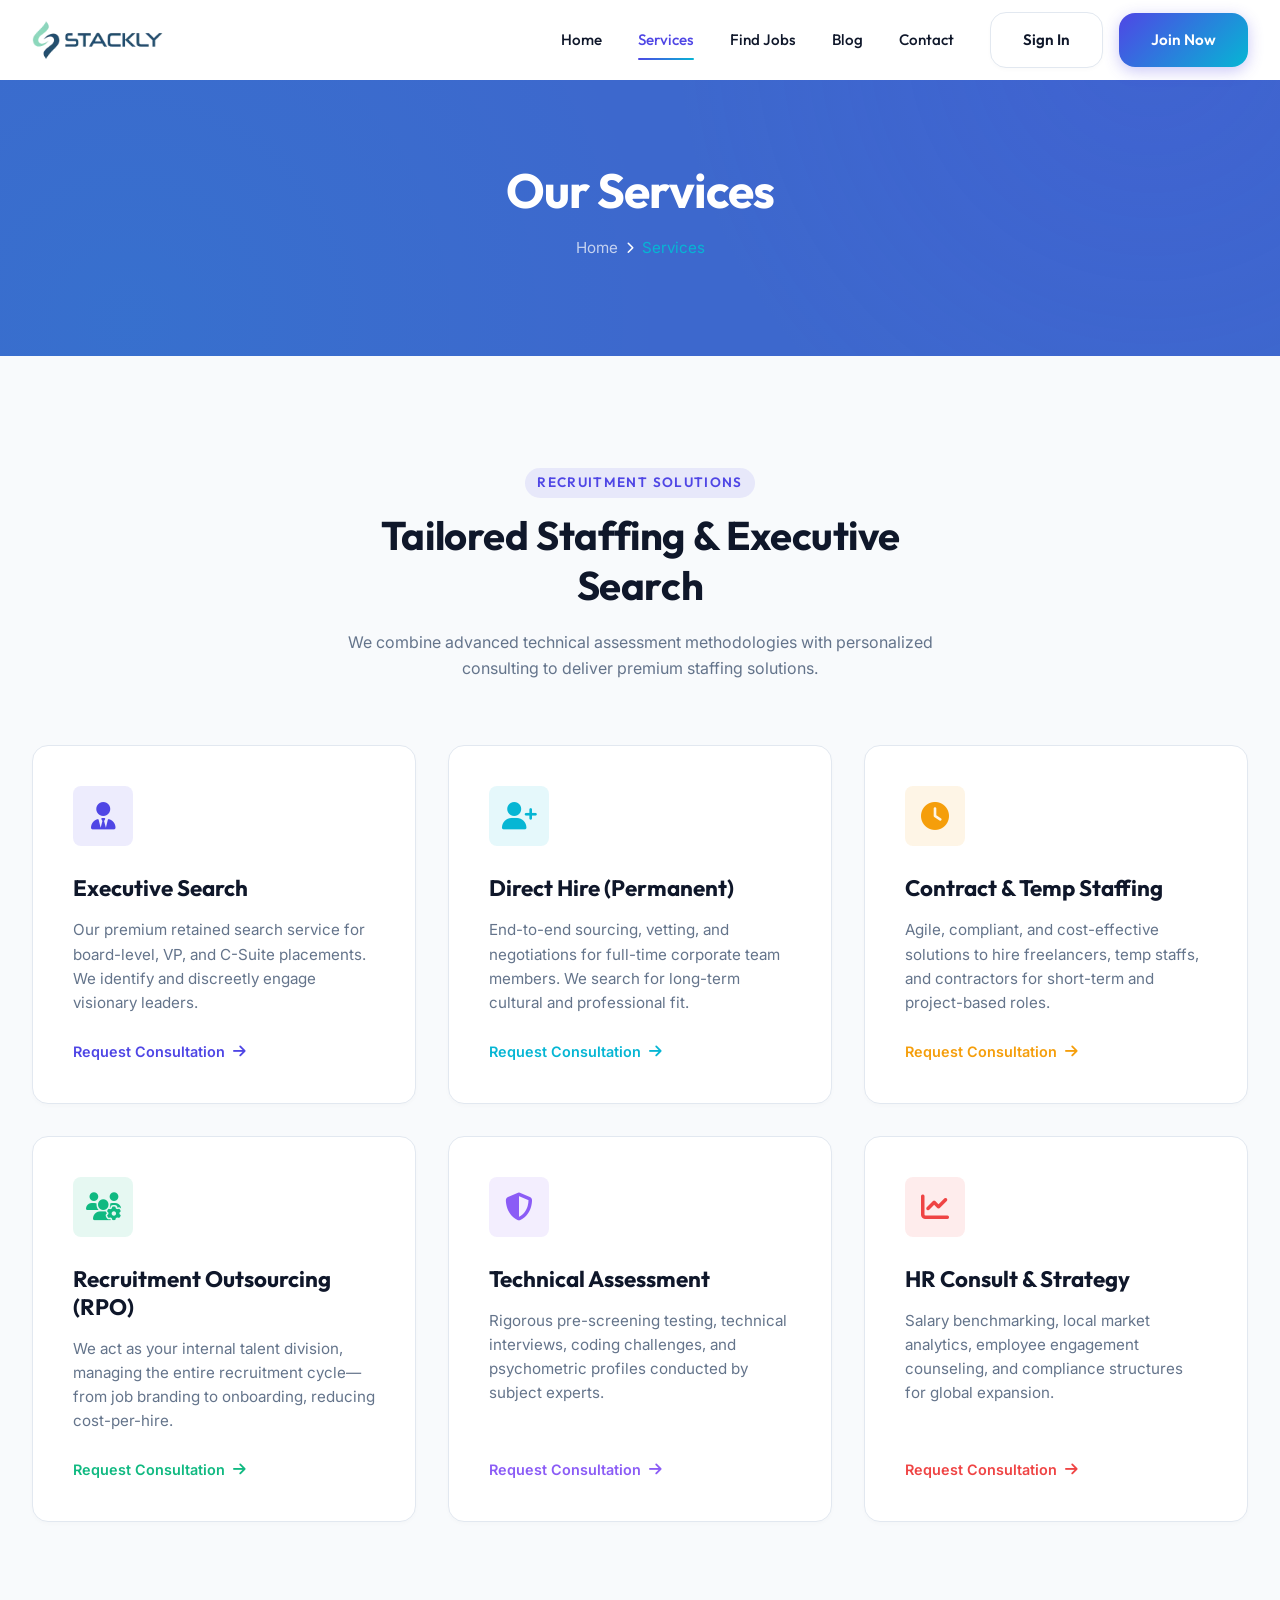
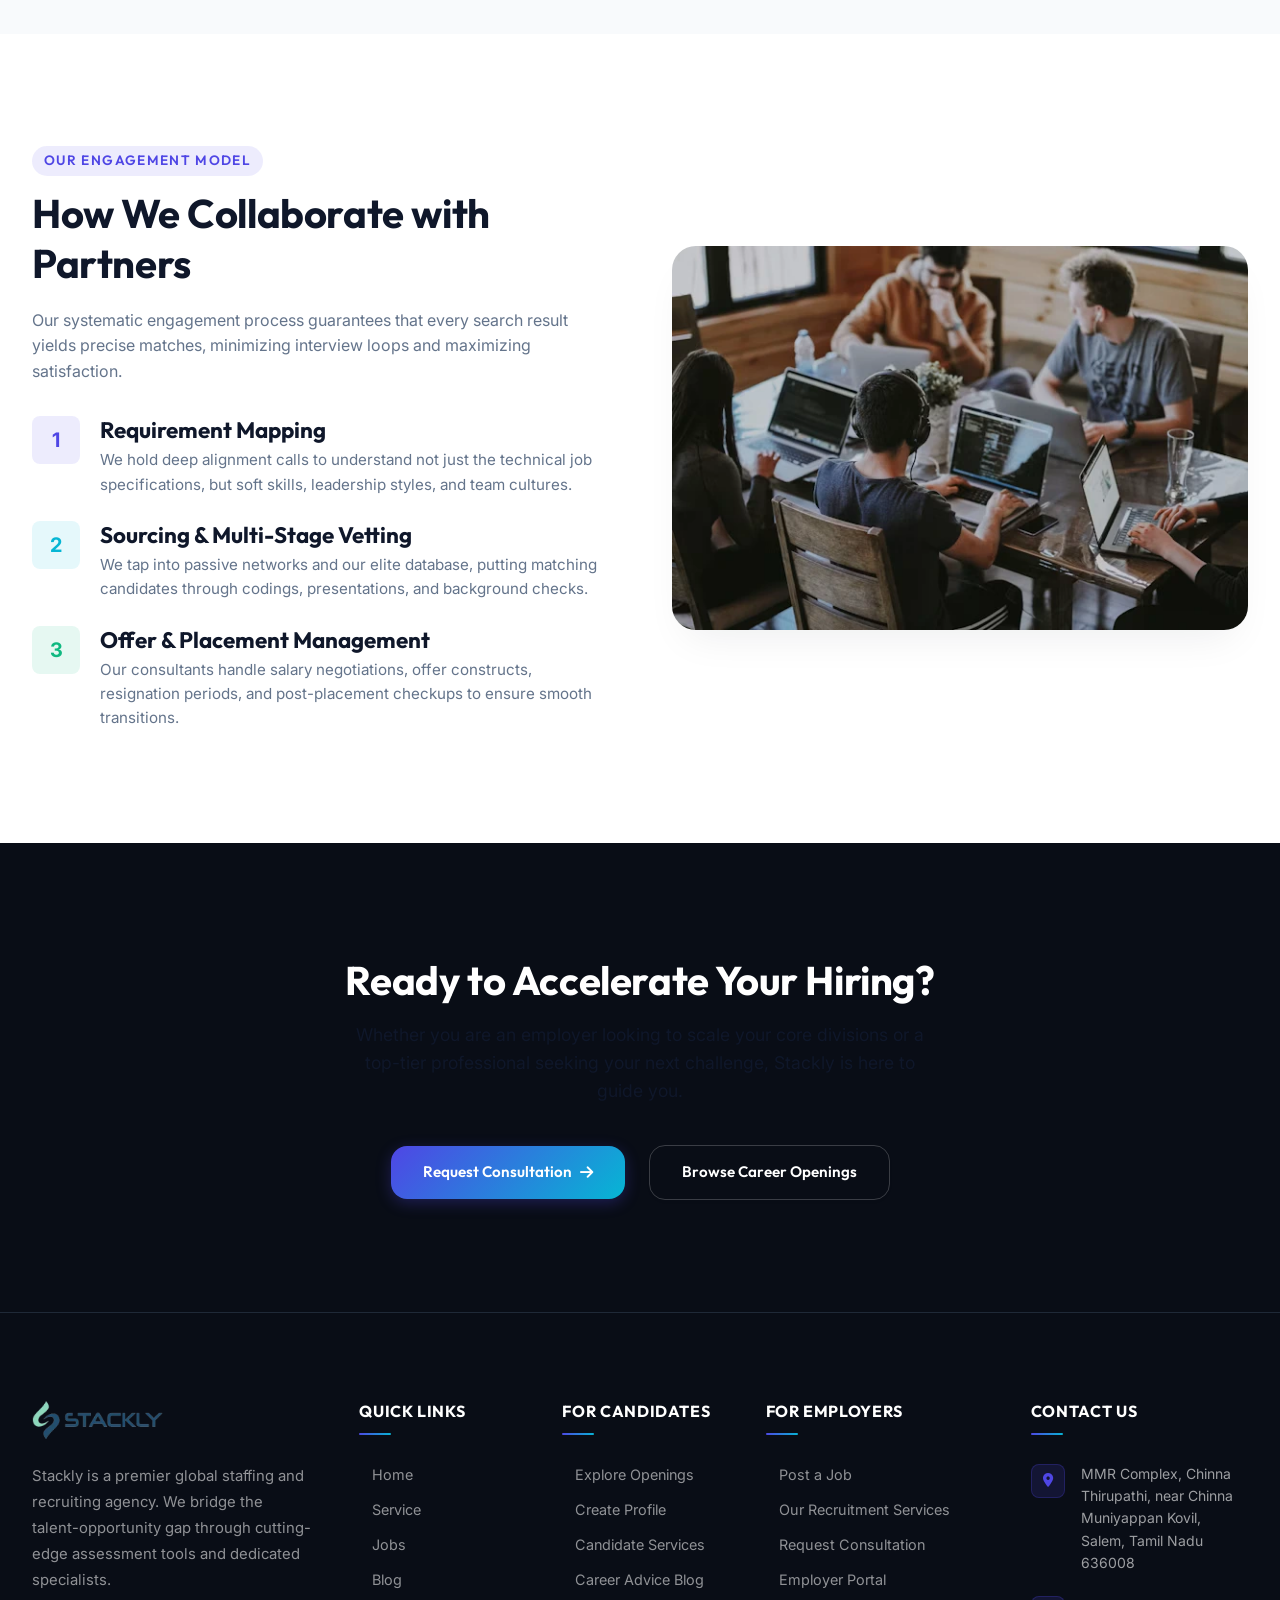
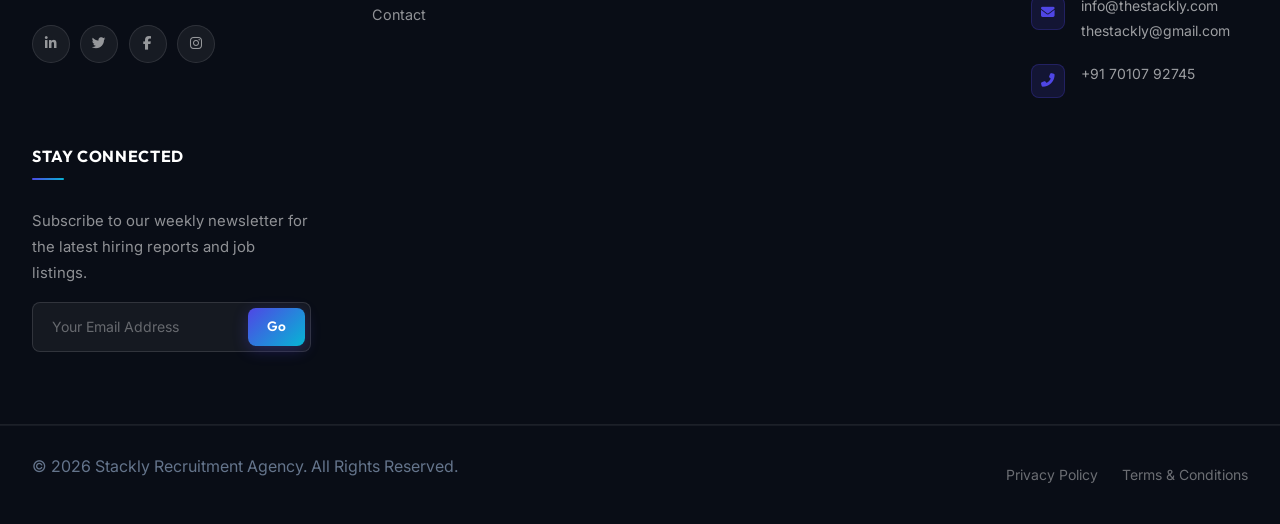
<file: service.html>
<!DOCTYPE html>
<html lang="en">
<head>
    <meta charset="UTF-8">
    <meta name="viewport" content="width=device-width, initial-scale=1.0">
    <meta name="description" content="Discover Stackly's premium recruitment, executive search, permanent placement, contract staffing, and RPO services.">
    <title>Our Services - Stackly Recruiting Agency</title>
    <!-- Stylesheet -->
    <link rel="stylesheet" href="css/style.css">
    <!-- FontAwesome for Icons -->
    <link rel="stylesheet" href="https://cdnjs.cloudflare.com/ajax/libs/font-awesome/6.4.0/css/all.min.css">
</head>
<body>

    <!-- ==========================================================================
       HEADER / NAVIGATION
       ========================================================================== -->
    <header class="header">
        <div class="container">
            <a href="index.html" class="logo">
                <img src="images/logo.webp" alt="Stackly Logo">
            </a>
            
            <nav class="nav-menu">
                <a href="index.html" class="nav-link">Home</a>
                <a href="service.html" class="nav-link active">Services</a>
                <a href="Project.html" class="nav-link">Find Jobs</a>
                <a href="Blog.html" class="nav-link">Blog</a>
                <a href="Contact.html" class="nav-link">Contact</a>
                <div class="nav-actions">
                    <a href="signin.html" class="btn btn-secondary">Sign In</a>
                    <a href="signup.html" class="btn btn-primary">Join Now</a>
                </div>
            </nav>
            
            <button class="mobile-nav-toggle" aria-label="Toggle Navigation">
                <i class="fas fa-bars"></i>
            </button>
        </div>
    </header>

    <!-- ==========================================================================
       INNER HERO BANNER
       ========================================================================== -->
    <section class="inner-hero">
        <div class="container">
            <h1>Our Services</h1>
            <div class="breadcrumbs">
                <a href="index.html">Home</a>
                <i class="fas fa-chevron-right" style="font-size: 0.75rem;"></i>
                <span>Services</span>
            </div>
        </div>
    </section>

    <!-- ==========================================================================
       CORE SERVICES GRID
       ========================================================================== -->
    <section class="section-padding">
        <div class="container">
            <div class="section-header text-center reveal reveal-up">
                <span class="section-subtitle">Recruitment Solutions</span>
                <h2 class="section-title">Tailored Staffing & Executive Search</h2>
                <p>We combine advanced technical assessment methodologies with personalized consulting to deliver premium staffing solutions.</p>
            </div>
            
            <div class="grid grid-3">
                <!-- Service 1 -->
                <div class="service-card reveal reveal-up">
                    <div class="service-icon-box">
                        <i class="fas fa-user-tie"></i>
                    </div>
                    <h3>Executive Search</h3>
                    <p>Our premium retained search service for board-level, VP, and C-Suite placements. We identify and discreetly engage visionary leaders.</p>
                    <a href="Contact.html" class="read-more-link">Request Consultation <i class="fas fa-arrow-right"></i></a>
                </div>

                <!-- Service 2 -->
                <div class="service-card reveal reveal-up" style="animation-delay: 0.1s;">
                    <div class="service-icon-box" style="background-color: var(--secondary-light); color: var(--secondary);">
                        <i class="fas fa-user-plus"></i>
                    </div>
                    <h3>Direct Hire (Permanent)</h3>
                    <p>End-to-end sourcing, vetting, and negotiations for full-time corporate team members. We search for long-term cultural and professional fit.</p>
                    <a href="Contact.html" class="read-more-link" style="color: var(--secondary);">Request Consultation <i class="fas fa-arrow-right"></i></a>
                </div>

                <!-- Service 3 -->
                <div class="service-card reveal reveal-up" style="animation-delay: 0.2s;">
                    <div class="service-icon-box" style="background-color: rgba(245, 158, 11, 0.1); color: var(--accent);">
                        <i class="fas fa-clock"></i>
                    </div>
                    <h3>Contract & Temp Staffing</h3>
                    <p>Agile, compliant, and cost-effective solutions to hire freelancers, temp staffs, and contractors for short-term and project-based roles.</p>
                    <a href="Contact.html" class="read-more-link" style="color: var(--accent);">Request Consultation <i class="fas fa-arrow-right"></i></a>
                </div>

                <!-- Service 4 -->
                <div class="service-card reveal reveal-up">
                    <div class="service-icon-box" style="background-color: rgba(16, 185, 129, 0.1); color: #10b981;">
                        <i class="fas fa-users-gear"></i>
                    </div>
                    <h3>Recruitment Outsourcing (RPO)</h3>
                    <p>We act as your internal talent division, managing the entire recruitment cycle—from job branding to onboarding, reducing cost-per-hire.</p>
                    <a href="Contact.html" class="read-more-link" style="color: #10b981;">Request Consultation <i class="fas fa-arrow-right"></i></a>
                </div>

                <!-- Service 5 -->
                <div class="service-card reveal reveal-up" style="animation-delay: 0.1s;">
                    <div class="service-icon-box" style="background-color: rgba(139, 92, 246, 0.1); color: #8b5cf6;">
                        <i class="fas fa-shield-halved"></i>
                    </div>
                    <h3>Technical Assessment</h3>
                    <p>Rigorous pre-screening testing, technical interviews, coding challenges, and psychometric profiles conducted by subject experts.</p>
                    <a href="Contact.html" class="read-more-link" style="color: #8b5cf6;">Request Consultation <i class="fas fa-arrow-right"></i></a>
                </div>

                <!-- Service 6 -->
                <div class="service-card reveal reveal-up" style="animation-delay: 0.2s;">
                    <div class="service-icon-box" style="background-color: rgba(239, 68, 68, 0.1); color: #ef4444;">
                        <i class="fas fa-chart-line"></i>
                    </div>
                    <h3>HR Consult & Strategy</h3>
                    <p>Salary benchmarking, local market analytics, employee engagement counseling, and compliance structures for global expansion.</p>
                    <a href="Contact.html" class="read-more-link" style="color: #ef4444;">Request Consultation <i class="fas fa-arrow-right"></i></a>
                </div>
            </div>
        </div>
    </section>

    <!-- ==========================================================================
       HOW WE ENGAGE - STEP WORKFLOW
       ========================================================================== -->
    <section class="section-padding" style="background-color: var(--bg-card);">
        <div class="container">
            <div class="grid grid-2" style="align-items: center; gap: 4rem;">
                <div class="reveal reveal-left">
                    <span class="section-subtitle">Our Engagement Model</span>
                    <h2 class="section-title">How We Collaborate with Partners</h2>
                    <p>Our systematic engagement process guarantees that every search result yields precise matches, minimizing interview loops and maximizing satisfaction.</p>
                    
                    <div style="margin-top: 2rem;">
                        <div class="flex" style="align-items: flex-start; margin-bottom: 1.5rem; gap: 1.25rem;">
                            <div class="floating-icon" style="background-color: var(--primary-light); color: var(--primary); font-size: 1.25rem; font-weight: 700; width: 48px; height: 48px; flex-shrink: 0;">1</div>
                            <div>
                                <h4 style="margin-bottom: 0.25rem;">Requirement Mapping</h4>
                                <p style="font-size: 0.95rem; margin-bottom: 0;">We hold deep alignment calls to understand not just the technical job specifications, but soft skills, leadership styles, and team cultures.</p>
                            </div>
                        </div>
                        <div class="flex" style="align-items: flex-start; margin-bottom: 1.5rem; gap: 1.25rem;">
                            <div class="floating-icon" style="background-color: var(--secondary-light); color: var(--secondary); font-size: 1.25rem; font-weight: 700; width: 48px; height: 48px; flex-shrink: 0;">2</div>
                            <div>
                                <h4 style="margin-bottom: 0.25rem;">Sourcing & Multi-Stage Vetting</h4>
                                <p style="font-size: 0.95rem; margin-bottom: 0;">We tap into passive networks and our elite database, putting matching candidates through codings, presentations, and background checks.</p>
                            </div>
                        </div>
                        <div class="flex" style="align-items: flex-start; gap: 1.25rem;">
                            <div class="floating-icon" style="background-color: rgba(16, 185, 129, 0.1); color: #10b981; font-size: 1.25rem; font-weight: 700; width: 48px; height: 48px; flex-shrink: 0;">3</div>
                            <div>
                                <h4 style="margin-bottom: 0.25rem;">Offer & Placement Management</h4>
                                <p style="font-size: 0.95rem; margin-bottom: 0;">Our consultants handle salary negotiations, offer constructs, resignation periods, and post-placement checkups to ensure smooth transitions.</p>
                            </div>
                        </div>
                    </div>
                </div>
                
                <div class="reveal reveal-right">
                    <img src="images/service1.webp" alt="Collaborative corporate discussion" style="border-radius: var(--radius-lg); box-shadow: var(--shadow-lg);">
                </div>
            </div>
        </div>
    </section>

    <!-- ==========================================================================
       CTA BANNER
       ========================================================================== -->
    <section class="section-padding dark-theme-section" style="background-color: var(--dark-bg); text-align: center;">
        <div class="container reveal reveal-up">
            <h2 style="color: #ffffff; font-size: 2.5rem; margin-bottom: 1rem;">Ready to Accelerate Your Hiring?</h2>
            <p style="color: var(--text-muted-dark); max-width: 600px; margin: 0 auto 2.5rem auto; font-size: 1.1rem;">Whether you are an employer looking to scale your core divisions or a top-tier professional seeking your next challenge, Stackly is here to guide you.</p>
            <div class="flex" style="justify-content: center; gap: 1.5rem; flex-wrap: wrap;">
                <a href="Contact.html" class="btn btn-primary">Request Consultation <i class="fas fa-arrow-right"></i></a>
                <a href="Project.html" class="btn btn-secondary" style="background-color: transparent; border-color: rgba(255,255,255,0.2); color: #ffffff;">Browse Career Openings</a>
            </div>
        </div>
    </section>

    <!-- ==========================================================================
       FOOTER
       ========================================================================== -->
    <footer class="footer">
        <div class="footer-top">
            <div class="container">
                <div class="footer-grid">
                    <!-- Column 1: Info -->
                    <div>
                        <a href="index.html" class="footer-logo">
                            <img src="images/logo.webp" alt="Stackly Logo">
                        </a>
                        <p class="footer-desc">Stackly is a premier global staffing and recruiting agency. We bridge the talent-opportunity gap through cutting-edge assessment tools and dedicated specialists.</p>
                        <div class="footer-socials">
                            <a href="404.html" aria-label="Follow us on LinkedIn"><i class="fab fa-linkedin-in"></i></a>
                            <a href="404.html" aria-label="Follow us on Twitter"><i class="fab fa-twitter"></i></a>
                            <a href="404.html" aria-label="Follow us on Facebook"><i class="fab fa-facebook-f"></i></a>
                            <a href="404.html" aria-label="Follow us on Instagram"><i class="fab fa-instagram"></i></a>
                        </div>
                    </div>
                    <!-- Column 2: Quick Links -->
                     <div>
                        <h4 class="footer-title">Quick Links</h4>
                        <div class="footer-links">
                            <a href="index.html">Home</a>
                            <a href="service.html">Service</a>
                            <a href="Project.html">Jobs</a>
                            <a href="Blog.html">Blog</a>
                            <a href="Contact.html">Contact</a>
                        </div>
                    </div>


                    <div>
                        <h4 class="footer-title">For Candidates</h4>
                        <div class="footer-links">
                            <a href="Project.html">Explore Openings</a>
                            <a href="signup.html">Create Profile</a>
                            <a href="service.html">Candidate Services</a>
                            <a href="Blog.html">Career Advice Blog</a>
                        </div>
                    </div>
                    <!-- Column 3: Quick Links -->
                    <div>
                        <h4 class="footer-title">For Employers</h4>
                        <div class="footer-links">
                            <a href="signup.html">Post a Job</a>
                            <a href="service.html">Our Recruitment Services</a>
                            <a href="Contact.html">Request Consultation</a>
                            <a href="signin.html">Employer Portal</a>
                        </div>
                    </div>
                    <!-- Column 4: Contact Us -->
                    <div>
                        <h4 class="footer-title">Contact Us</h4>
                        <div class="footer-contact-list">
                            <div class="footer-contact-item">
                                <div class="footer-contact-icon">
                                    <i class="fas fa-map-marker-alt"></i>
                                </div>
                                <div class="footer-contact-text">
                                    <p>MMR Complex, Chinna Thirupathi, near Chinna Muniyappan Kovil, Salem, Tamil Nadu 636008</p>
                                </div>
                            </div>
                            <div class="footer-contact-item">
                                <div class="footer-contact-icon">
                                    <i class="fas fa-envelope"></i>
                                </div>
                                <div class="footer-contact-text">
                                    <a href="mailto:info@thestackly.com">info@thestackly.com</a>
                                    <a href="mailto:thestackly@gmail.com">thestackly@gmail.com</a>
                                </div>
                            </div>
                            <div class="footer-contact-item">
                                <div class="footer-contact-icon">
                                    <i class="fas fa-phone-alt"></i>
                                </div>
                                <div class="footer-contact-text">
                                    <a href="tel:+917010792745">+91 70107 92745</a>
                                </div>
                            </div>
                        </div>
                    </div>
                    <!-- Column 5: Newsletter -->
                    <div>
                        <h4 class="footer-title">Stay Connected</h4>
                        <p class="footer-desc" style="margin-bottom: 1rem;">Subscribe to our weekly newsletter for the latest hiring reports and job listings.</p>
                        <form id="newsletter-form" class="newsletter-form">
                            <div class="newsletter-input-group">
                                <input type="email" placeholder="Your Email Address" required>
                                <button type="submit" class="btn btn-primary" style="border-radius: var(--radius-sm);">Go</button>
                            </div>
                        </form>
                    </div>
                </div>
            </div>
        </div>
        
        <div class="footer-bottom">
            <div class="container flex-between">
                <p>&copy; 2026 Stackly Recruitment Agency. All Rights Reserved.</p>
                <div class="footer-bottom-links">
                    <a href="404.html">Privacy Policy</a>
                    <a href="404.html">Terms & Conditions</a>
                </div>
            </div>
        </div>
    </footer>


    <!-- Script file -->
    <script src="js/script.js"></script>
</body>
</html>
</file>
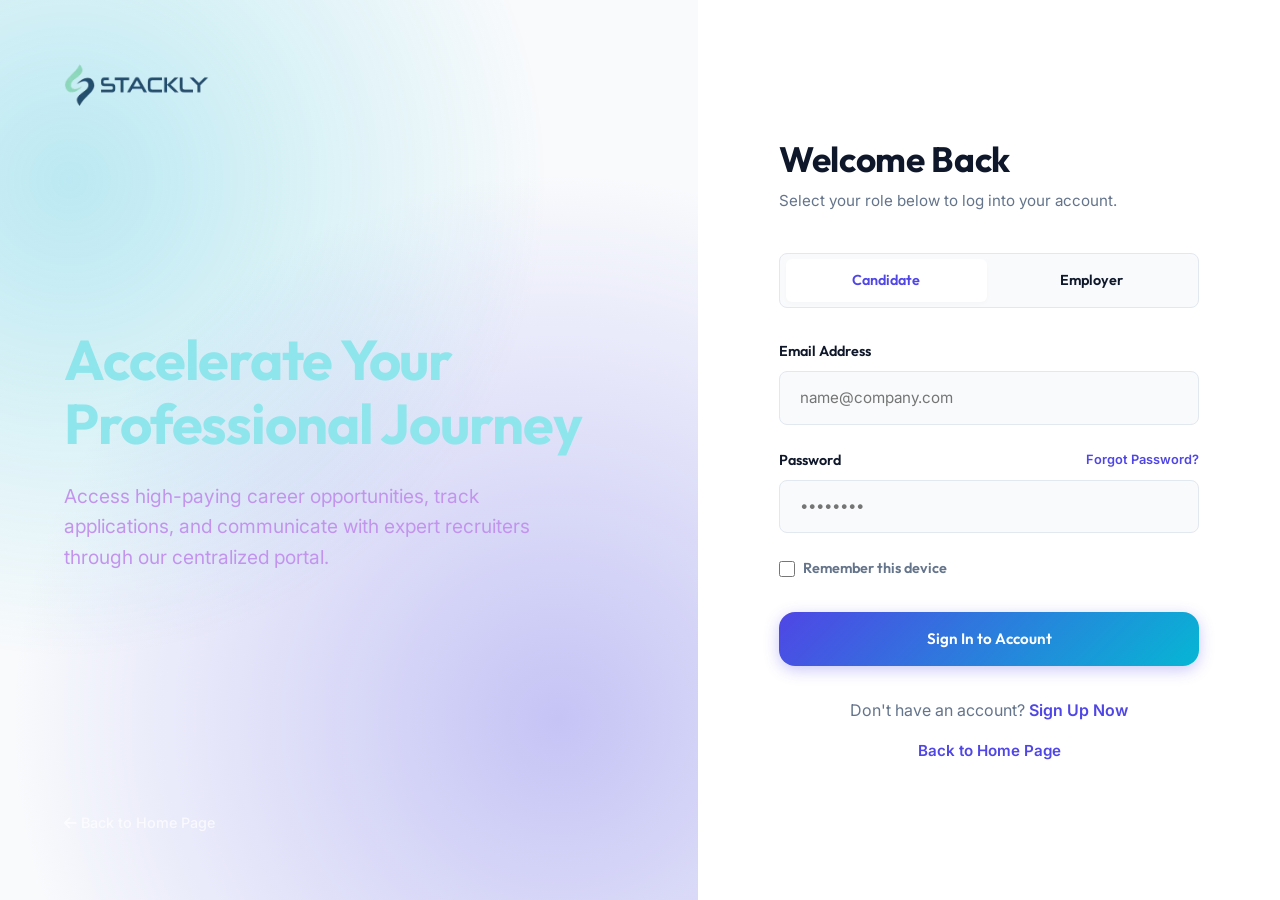
<file: signin.html>
<!DOCTYPE html>
<html lang="en">
<head>
    <meta charset="UTF-8">
    <meta name="viewport" content="width=device-width, initial-scale=1.0">
    <meta name="description" content="Sign in to your Stackly Recruitment Agency account to manage applications or post jobs.">
    <title>Sign In - Stackly Recruiting Agency</title>
    <!-- Stylesheet -->
    <link rel="stylesheet" href="css/style.css">
    <!-- FontAwesome for Icons -->
    <link rel="stylesheet" href="https://cdnjs.cloudflare.com/ajax/libs/font-awesome/6.4.0/css/all.min.css">
</head>
<body>

    <div class="auth-wrapper">
        
        <!-- Left Banner Panel -->
        <div class="auth-banner-panel">
            <a href="index.html" class="auth-logo">
                <img src="images/logo.webp" alt="Stackly Logo">
            </a>
            
            <div class="auth-banner-content">
                <h1>Accelerate Your Professional Journey</h1>
                <p>Access high-paying career opportunities, track applications, and communicate with expert recruiters through our centralized portal.</p>
            </div>
            
            <div>
                <a href="index.html" style="color: rgba(255,255,255,0.7); font-size: 0.9rem; font-weight: 500;">
                    <i class="fas fa-arrow-left"></i> Back to Home Page
                </a>
            </div>
        </div>

        <!-- Right Form Panel -->
        <div class="auth-form-panel">
            <div class="auth-form-container">
                
                <div class="auth-header">
                    <!-- Mobile Logo -->
                    <div style="margin-bottom: 1.5rem; text-align: center;" class="mobile-nav-toggle">
                        <a href="index.html">
                            <img src="images/logo.webp" alt="Stackly Logo" style="height: 36px; display: inline-block;">
                        </a>
                    </div>
                    <h2>Welcome Back</h2>
                    <p style="color: var(--text-muted); font-size: 0.95rem;">Select your role below to log into your account.</p>
                </div>

                <!-- Role Toggle -->
                <div class="auth-toggle-container">
                    <button type="button" class="auth-toggle-btn active" data-role="candidate">Candidate</button>
                    <button type="button" class="auth-toggle-btn" data-role="employer">Employer</button>
                </div>


                <!-- Sign In Form -->
                <form id="auth-form">
                    <div class="form-group">
                        <label for="signin-email">Email Address</label>
                        <input type="email" id="signin-email" class="form-control" placeholder="name@company.com" required>
                    </div>

                    <div class="form-group">
                        <div class="flex-between" style="margin-bottom: 0.5rem;">
                            <label for="signin-password" style="margin-bottom: 0;">Password</label>
                            <a href="404.html" style="font-size: 0.8rem; color: var(--primary); font-weight: 600;">Forgot Password?</a>
                        </div>
                        <input type="password" id="signin-password" class="form-control" placeholder="&bull;&bull;&bull;&bull;&bull;&bull;&bull;&bull;" required>
                    </div>

                    <div class="form-group" style="display: flex; align-items: center; gap: 0.5rem; margin-top: 1rem; margin-bottom: 2rem;">
                        <input type="checkbox" id="remember-me" style="width: 16px; height: 16px; accent-color: var(--primary); cursor: pointer;">
                        <label for="remember-me" style="margin-bottom: 0; font-size: 0.9rem; color: var(--text-muted); cursor: pointer;">Remember this device</label>
                    </div>

                    <button type="submit" class="btn btn-primary" style="width: 100%;">Sign In to Account</button>
                </form>

                <div class="auth-footer">
                    <p style="color: var(--text-muted);">Don't have an account? <a href="signup.html">Sign Up Now</a></p>
                    <a href="index.html">Back to Home Page</a>
                </div>

            </div>
        </div>

    </div>

    <!-- Script file -->
    <script src="js/script.js"></script>
</body>
</html>
</file>
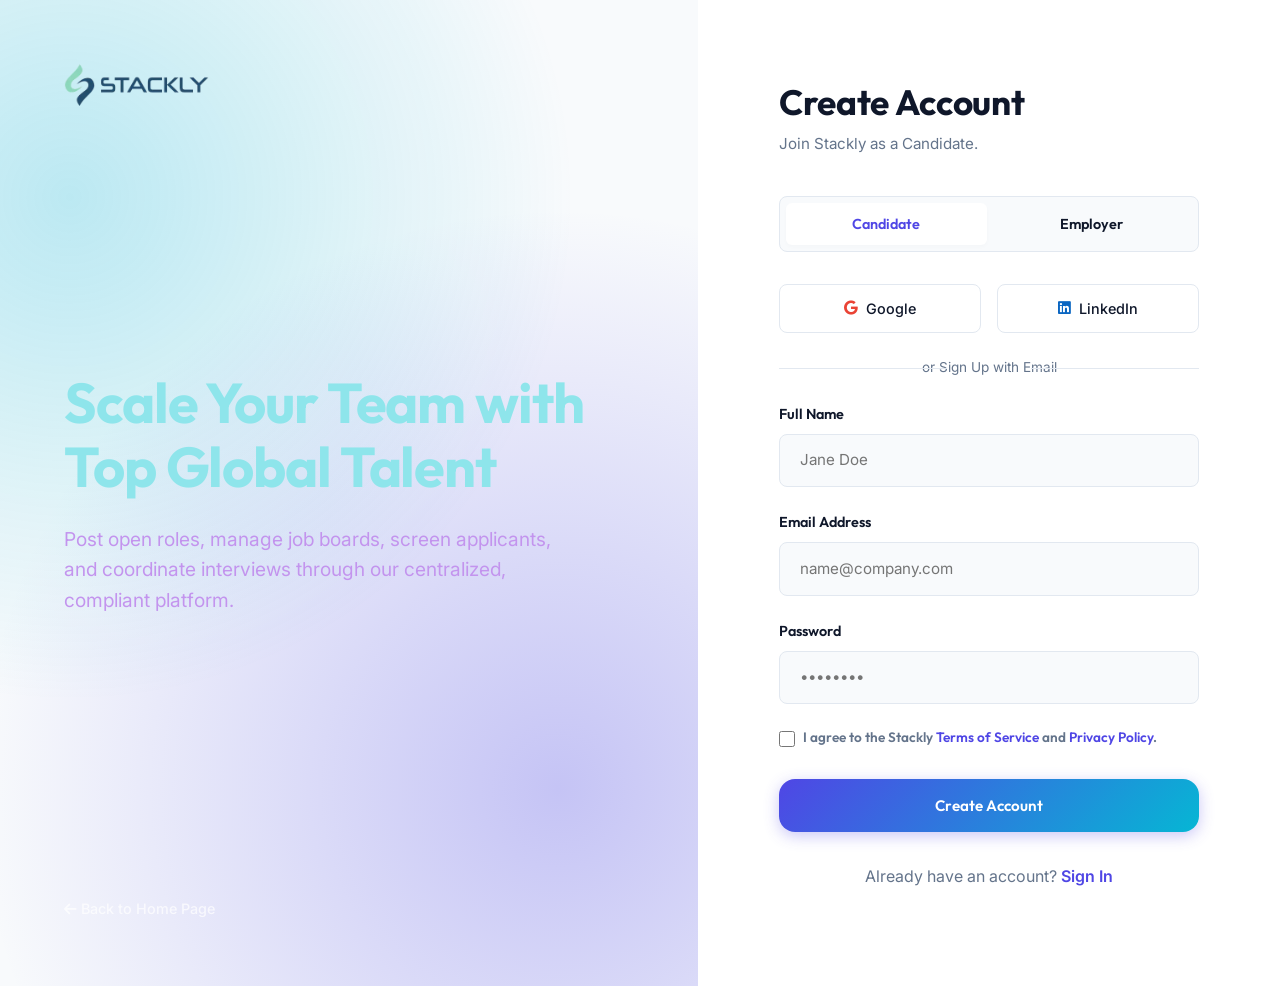
<file: signup.html>
<!DOCTYPE html>
<html lang="en">
<head>
    <meta charset="UTF-8">
    <meta name="viewport" content="width=device-width, initial-scale=1.0">
    <meta name="description" content="Register an account with Stackly Recruitment Agency. Post jobs or apply to senior positions.">
    <title>Sign Up - Stackly Recruiting Agency</title>
    <!-- Stylesheet -->
    <link rel="stylesheet" href="css/style.css">
    <!-- FontAwesome for Icons -->
    <link rel="stylesheet" href="https://cdnjs.cloudflare.com/ajax/libs/font-awesome/6.4.0/css/all.min.css">
</head>
<body>

    <div class="auth-wrapper">
        
        <!-- Left Banner Panel -->
        <div class="auth-banner-panel">
            <a href="index.html" class="auth-logo">
                <img src="images/logo.webp" alt="Stackly Logo">
            </a>
            
            <div class="auth-banner-content">
                <h1>Scale Your Team with Top Global Talent</h1>
                <p>Post open roles, manage job boards, screen applicants, and coordinate interviews through our centralized, compliant platform.</p>
            </div>
            
            <div>
                <a href="index.html" style="color: rgba(255,255,255,0.7); font-size: 0.9rem; font-weight: 500;">
                    <i class="fas fa-arrow-left"></i> Back to Home Page
                </a>
            </div>
        </div>

        <!-- Right Form Panel -->
        <div class="auth-form-panel">
            <div class="auth-form-container">
                
                <div class="auth-header">
                    <!-- Mobile Logo -->
                    <div style="margin-bottom: 1.5rem; text-align: center;" class="mobile-nav-toggle">
                        <a href="index.html">
                            <img src="images/logo.webp" alt="Stackly Logo" style="height: 36px; display: inline-block;">
                        </a>
                    </div>
                    <h2>Create Account</h2>
                    <p style="color: var(--text-muted); font-size: 0.95rem;">Join Stackly <span id="signup-heading-role">as a Candidate</span>.</p>
                </div>

                <!-- Role Toggle -->
                <div class="auth-toggle-container">
                    <button type="button" class="auth-toggle-btn active" data-role="candidate">Candidate</button>
                    <button type="button" class="auth-toggle-btn" data-role="employer">Employer</button>
                </div>

                <!-- Social Sign Up -->
                <div class="social-login-group">
                    <button type="button" class="btn-social">
                        <i class="fab fa-google" style="color: #ea4335;"></i> Google
                    </button>
                    <button type="button" class="btn-social">
                        <i class="fab fa-linkedin" style="color: #0a66c2;"></i> LinkedIn
                    </button>
                </div>

                <div class="divider-text">or Sign Up with Email</div>

                <!-- Registration Form -->
                <form id="auth-form">
                    <div class="form-group">
                        <label for="signup-name">Full Name</label>
                        <input type="text" id="signup-name" class="form-control" placeholder="Jane Doe" required>
                    </div>

                    <div class="form-group">
                        <label for="signup-email">Email Address</label>
                        <input type="email" id="signup-email" class="form-control" placeholder="name@company.com" required>
                    </div>

                    <!-- Dynamic Company Name Field (Hidden by default, shown when Employer is toggled) -->
                    <div class="form-group" id="company-field" style="display: none;">
                        <label for="signup-company">Company Name</label>
                        <input type="text" id="signup-company" class="form-control" placeholder="Acme Corp">
                    </div>

                    <div class="form-group">
                        <label for="signup-password">Password</label>
                        <input type="password" id="signup-password" class="form-control" placeholder="&bull;&bull;&bull;&bull;&bull;&bull;&bull;&bull;" required>
                    </div>

                    <div class="form-group" style="display: flex; align-items: flex-start; gap: 0.5rem; margin-top: 1rem; margin-bottom: 2rem;">
                        <input type="checkbox" id="terms" required style="width: 16px; height: 16px; margin-top: 0.2rem; accent-color: var(--primary); cursor: pointer;">
                        <label for="terms" style="margin-bottom: 0; font-size: 0.85rem; color: var(--text-muted); cursor: pointer; line-height: 1.4;">I agree to the Stackly <a href="#" style="color: var(--primary); font-weight: 600;">Terms of Service</a> and <a href="#" style="color: var(--primary); font-weight: 600;">Privacy Policy</a>.</label>
                    </div>

                    <button type="submit" class="btn btn-primary" style="width: 100%;">Create Account</button>
                </form>

                <div class="auth-footer">
                    <p style="color: var(--text-muted);">Already have an account? <a href="signin.html">Sign In</a></p>
                </div>

            </div>
        </div>

    </div>

    <!-- Script file -->
    <script src="js/script.js"></script>
</body>
</html>
</file>
<file: css/style.css>
@import url('https://fonts.googleapis.com/css2?family=Inter:wght@300;400;500;600;700&family=Outfit:wght@400;500;600;700;800&display=swap');

/* ==========================================================================
   DESIGN SYSTEM & VARIABLES
   ========================================================================== */
:root {
    /* Color Palette */
    --primary: #4f46e5;
    --primary-hover: #4338ca;
    --primary-light: rgba(79, 70, 229, 0.1);
    --secondary: #06b6d4;
    --secondary-hover: #0891b2;
    --secondary-light: rgba(6, 182, 212, 0.1);
    --accent: #f59e0b;

    /* Light Mode Colors */
    --bg-main: #f8fafc;
    --bg-card: #ffffff;
    --bg-header: rgba(255, 255, 255, 0.8);
    --text-main: #0f172a;
    --text-muted: #64748b;
    --border-color: #e2e8f0;

    /* Dark Mode Colors (For specific sections/cards or future toggle) */
    --dark-bg: #090d16;
    --dark-card: #111827;
    --dark-border: #1f2937;

    /* Gradients */
    --gradient-primary: linear-gradient(135deg, #4f46e5 0%, #06b6d4 100%);
    --gradient-hover: linear-gradient(135deg, #06b6d4 0%, #4f46e5 100%);
    --gradient-dark: linear-gradient(180deg, #090d16 0%, #111827 100%);
    --gradient-soft: linear-gradient(135deg, rgba(79, 70, 229, 0.05) 0%, rgba(6, 182, 212, 0.05) 100%);

    /* Shadows */
    --shadow-sm: 0 2px 4px rgba(0, 0, 0, 0.02);
    --shadow-md: 0 10px 25px -5px rgba(0, 0, 0, 0.04), 0 8px 10px -6px rgba(0, 0, 0, 0.04);
    --shadow-lg: 0 20px 40px -15px rgba(15, 23, 42, 0.08);
    --shadow-glow: 0 0 25px rgba(79, 70, 229, 0.15);

    /* Typography */
    --font-heading: 'Outfit', sans-serif;
    --font-body: 'Inter', sans-serif;

    /* Transitions */
    --transition-fast: 0.2s cubic-bezier(0.4, 0, 0.2, 1);
    --transition-normal: 0.4s cubic-bezier(0.4, 0, 0.2, 1);
    --transition-slow: 0.6s cubic-bezier(0.4, 0, 0.2, 1);

    /* Radius */
    --radius-sm: 8px;
    --radius-md: 16px;
    --radius-lg: 24px;
    --radius-full: 9999px;

    /* Layout */
    --header-height: 80px;
    --container-width: 1280px;
}

/* Dark theme elements selector override */
.dark-theme-section {
    --bg-main: var(--dark-bg);
    --bg-card: var(--dark-card);
    --text-main: #f8fafc;
    --text-muted: #94a3b8;
    --border-color: var(--dark-border);
}

/* ==========================================================================
   RESET & BASE STYLES
   ========================================================================== */
*,
*::before,
*::after {
    box-sizing: border-box;
    margin: 0;
    padding: 0;
}

html {
    scroll-behavior: smooth;
    font-size: 16px;
    -webkit-text-size-adjust: 100%;
    overflow-x: hidden;
}

body {
    background-color: var(--bg-main);
    color: var(--text-main);
    font-family: var(--font-body);
    line-height: 1.6;
    overflow-x: hidden;
    width: 100%;
    transition: background-color var(--transition-normal), color var(--transition-normal);
}

a {
    color: inherit;
    text-decoration: none;
    transition: color var(--transition-fast);
}

img {
    max-width: 100%;
    height: auto;
    display: block;
}

ul,
ol {
    list-style: none;
}

button,
input,
textarea,
select {
    font: inherit;
    color: inherit;
    background: none;
    border: none;
    outline: none;
}

button {
    cursor: pointer;
}

/* Custom Scrollbar */
::-webkit-scrollbar {
    width: 10px;
}

::-webkit-scrollbar-track {
    background: var(--bg-main);
}

::-webkit-scrollbar-thumb {
    background: var(--border-color);
    border-radius: var(--radius-full);
    border: 3px solid var(--bg-main);
}

::-webkit-scrollbar-thumb:hover {
    background: var(--text-muted);
}

/* ==========================================================================
   TYPOGRAPHY
   ========================================================================== */
h1,
h2,
h3,
h4,
h5,
h6 {
    font-family: var(--font-heading);
    font-weight: 700;
    line-height: 1.25;
    color: var(--text-main);
}

h1 {
    font-size: 3.5rem;
    letter-spacing: -0.02em;
}

h2 {
    font-size: 2.5rem;
    letter-spacing: -0.01em;
}

h3 {
    font-size: 1.8rem;
}

h4 {
    font-size: 1.4rem;
}

h5 {
    font-size: 1.15rem;
}

h6 {
    font-size: 1rem;
}

p {
    color: var(--text-muted);
    font-size: 1rem;
    margin-bottom: 1rem;
}

.gradient-text {
    background: var(--gradient-primary);
    -webkit-background-clip: text;
    -webkit-text-fill-color: transparent;
    display: inline-block;
}

/* ==========================================================================
   UTILITY & LAYOUT CLASSES
   ========================================================================== */
.container {
    width: 100%;
    max-width: var(--container-width);
    margin: 0 auto;
    padding: 0 2rem;
    box-sizing: border-box;
}

.grid {
    display: grid;
    gap: 2rem;
}

.grid-2 {
    grid-template-columns: repeat(2, 1fr);
}

.grid-3 {
    grid-template-columns: repeat(3, 1fr);
}

.grid-4 {
    grid-template-columns: repeat(4, 1fr);
}

.grid-5 {
    grid-template-columns: repeat(5, 1fr);
}

/* Global Responsive Grid Behaviors */
@media (max-width: 991px) {
    .grid-3 {
        grid-template-columns: repeat(2, 1fr);
    }

    .grid-4 {
        grid-template-columns: repeat(2, 1fr);
    }

    .grid-5 {
        grid-template-columns: repeat(3, 1fr);
    }

    /* Force inline-styled sidebar grids (Blog, Project) to stack on tablet */
    .grid[style*="340px"],
    .grid[style*="320px"] {
        grid-template-columns: 1fr !important;
    }
}

@media (max-width: 768px) {
    .grid-2 {
        grid-template-columns: 1fr;
    }

    .grid-3 {
        grid-template-columns: 1fr;
    }

    .grid-4 {
        grid-template-columns: 1fr;
    }

    .grid-5 {
        grid-template-columns: repeat(2, 1fr);
    }

    /* Collapse ALL inline grids on mobile */
    .grid[style*="grid-template-columns"] {
        grid-template-columns: 1fr !important;
    }

    /* Dashboard inner grids */
    .dashboard-section .grid,
    .dashboard-main .grid {
        grid-template-columns: 1fr !important;
    }
}

@media (max-width: 480px) {
    .grid-5 {
        grid-template-columns: 1fr;
    }

    .container {
        padding: 0 1.25rem;
    }
}

/* Footer-specific proportioned 5-column grid */
.footer-grid {
    display: grid;
    grid-template-columns: 1.8fr 1fr 1fr 1.4fr 1.4fr;
    gap: 3rem;
    align-items: flex-start;
}

@media (max-width: 1024px) {
    .footer-grid {
        grid-template-columns: repeat(3, 1fr);
        gap: 2rem;
    }
}

@media (max-width: 768px) {
    .footer-grid {
        grid-template-columns: repeat(2, 1fr);
        gap: 2rem;
    }
}

@media (max-width: 480px) {
    .footer-grid {
        grid-template-columns: 1fr;
        gap: 1.5rem;
    }
}

.flex {
    display: flex;
    align-items: center;
    gap: 1rem;
}

.flex-between {
    display: flex;
    align-items: center;
    justify-content: space-between;
}

.section-padding {
    padding: 7rem 0;
}

.text-center {
    text-align: center;
}

.section-header {
    max-width: 600px;
    margin: 0 auto 4rem auto;
}

.section-subtitle {
    font-family: var(--font-heading);
    font-weight: 600;
    text-transform: uppercase;
    letter-spacing: 0.1em;
    font-size: 0.85rem;
    color: var(--primary);
    margin-bottom: 0.75rem;
    display: inline-block;
    padding: 0.25rem 0.75rem;
    background-color: var(--primary-light);
    border-radius: var(--radius-full);
}

.section-title {
    margin-bottom: 1.25rem;
}

/* ==========================================================================
   BUTTONS & BADGES
   ========================================================================== */
.btn {
    display: inline-flex;
    align-items: center;
    justify-content: center;
    gap: 0.5rem;
    padding: 0.9rem 2rem;
    font-family: var(--font-heading);
    font-weight: 600;
    font-size: 0.95rem;
    border-radius: var(--radius-md);
    transition: all var(--transition-fast);
    position: relative;
    overflow: hidden;
    z-index: 1;
}

.btn::before {
    content: '';
    position: absolute;
    top: 0;
    left: 0;
    width: 100%;
    height: 100%;
    background: var(--gradient-hover);
    z-index: -1;
    opacity: 0;
    transition: opacity var(--transition-fast);
}

.btn-primary {
    background: var(--gradient-primary);
    color: #ffffff;
    box-shadow: 0 4px 15px rgba(79, 70, 229, 0.3);
}

.btn-primary:hover {
    box-shadow: 0 6px 20px rgba(79, 70, 229, 0.4);
    transform: translateY(-2px);
}

.btn-primary:hover::before {
    opacity: 1;
}

.btn-secondary {
    background-color: var(--bg-card);
    color: var(--text-main);
    border: 1px solid var(--border-color);
    box-shadow: var(--shadow-sm);
}

.btn-secondary:hover {
    background-color: var(--primary);
    color: #ffffff;
    border-color: var(--primary);
    transform: translateY(-2px);
    box-shadow: var(--shadow-md);
}

.btn-icon {
    width: 48px;
    height: 48px;
    padding: 0;
    border-radius: var(--radius-full);
}

.badge {
    display: inline-flex;
    align-items: center;
    padding: 0.35rem 0.85rem;
    font-size: 0.75rem;
    font-weight: 600;
    border-radius: var(--radius-full);
    gap: 0.35rem;
}

.badge-primary {
    background-color: var(--primary-light);
    color: var(--primary);
}

.badge-secondary {
    background-color: var(--secondary-light);
    color: var(--secondary);
}

.badge-success {
    background-color: rgba(16, 185, 129, 0.1);
    color: #10b981;
}

.badge-warning {
    background-color: rgba(245, 158, 11, 0.1);
    color: #f59e0b;
}

/* ==========================================================================
   HEADER & NAVIGATION
   ========================================================================== */
.header {
    position: fixed;
    top: 0;
    left: 0;
    width: 100%;
    height: var(--header-height);
    background-color: white;
    z-index: 1000;
    transition: all var(--transition-normal);
}

.header.scrolled {
    background-color: var(--bg-header);
    backdrop-filter: blur(12px);
    box-shadow: var(--shadow-sm);
    border-bottom: 1px solid var(--border-color);
    height: 70px;
}

.header .container {
    height: 100%;
    display: flex;
    align-items: center;
    justify-content: space-between;
}

.logo img {
    height: 38px;
    width: auto;
}

.nav-menu {
    display: flex;
    align-items: center;
    gap: 2.25rem;
}

.nav-link {
    font-family: var(--font-heading);
    font-weight: 500;
    font-size: 0.95rem;
    color: var(--text-main);
    position: relative;
    padding: 0.5rem 0;
}

.nav-link::after {
    content: '';
    position: absolute;
    bottom: 0;
    left: 0;
    width: 0;
    height: 2px;
    background: var(--gradient-primary);
    transition: width var(--transition-fast);
    border-radius: var(--radius-full);
}

.nav-link:hover,
.nav-link.active {
    color: var(--primary);
}

.nav-link:hover::after,
.nav-link.active::after {
    width: 100%;
}

.nav-actions {
    display: flex;
    align-items: center;
    gap: 1rem;
}

.mobile-nav-toggle {
    display: none;
    font-size: 1.4rem;
    color: var(--text-main);
    background: none;
    border: none;
    cursor: pointer;
    padding: 0.5rem;
    border-radius: var(--radius-sm);
    line-height: 1;
    flex-shrink: 0;
}

/* =============================================
   MOBILE NAVIGATION — max-width: 991px
   ============================================= */
@media (max-width: 991px) {
    .mobile-nav-toggle {
        display: flex;
        align-items: center;
        justify-content: center;
    }

    .header .container {
        padding: 0 1.25rem;
        gap: 0;
    }

    .nav-menu {
        position: fixed;
        top: var(--header-height);
        left: 0;
        width: 100%;
        height: calc(100vh - var(--header-height));
        background-color: var(--bg-card);
        flex-direction: column;
        align-items: stretch;
        padding: 2rem 1.5rem;
        gap: 0.5rem;
        box-shadow: var(--shadow-lg);
        transition: transform var(--transition-normal), opacity var(--transition-normal), visibility var(--transition-normal);
        overflow-y: auto;
        overflow-x: hidden;
        transform: translateY(-8px);
        opacity: 0;
        visibility: hidden;
        pointer-events: none;
        z-index: 999;
    }

    .nav-menu.active {
        transform: translateY(0);
        opacity: 1;
        visibility: visible;
        pointer-events: all;
    }

    .nav-menu .nav-link {
        font-size: 1.1rem;
        border-bottom: 1px solid var(--border-color);
        padding: 0.85rem 0;
        width: 100%;
    }

    .nav-actions {
        width: 100%;
        flex-direction: column;
        margin-top: 1rem;
        gap: 0.75rem;
    }

    .nav-actions .btn {
        width: 100%;
        text-align: center;
        justify-content: center;
    }

    /* Hero section on tablet */
    .hero-title {
        font-size: 2.8rem;
    }

    .section-padding {
        padding: 5rem 0;
    }
}

/* =============================================
   MOBILE — max-width: 768px
   ============================================= */
@media (max-width: 768px) {
    h1 { font-size: 2.2rem; }
    h2 { font-size: 1.8rem; }
    h3 { font-size: 1.4rem; }

    .section-padding {
        padding: 4rem 0;
    }

    .section-header {
        margin-bottom: 2.5rem;
    }

    .hero {
        min-height: auto;
        padding-top: calc(var(--header-height) + 2rem);
        padding-bottom: 4rem;
    }

    .hero-title {
        font-size: 2rem;
    }

    .hero-image-wrapper {
        display: none;
    }

    .inner-hero {
        padding: 8rem 0 4rem 0;
    }

    .inner-hero h1 {
        font-size: 2rem;
    }
}

/* =============================================
   SMALL MOBILE — max-width: 480px
   ============================================= */
@media (max-width: 480px) {
    .container {
        padding: 0 1rem;
    }

    .header .container {
        padding: 0 1rem;
    }

    h1 { font-size: 1.85rem; }
    h2 { font-size: 1.6rem; }

    .hero-title {
        font-size: 1.75rem;
    }

    .section-padding {
        padding: 3rem 0;
    }

    .inner-hero {
        padding: 7rem 0 3rem 0;
    }
}


/* ==========================================================================
   HERO SECTIONS
   ========================================================================== */
.hero {
    min-height: 100vh;
    padding-top: calc(var(--header-height) + 3rem);
    display: flex;
    align-items: center;
    background-image: radial-gradient(circle at 80% 20%, rgba(6, 182, 212, 0.08) 0%, transparent 40%),
        radial-gradient(circle at 10% 80%, rgba(79, 70, 229, 0.05) 0%, transparent 50%);
    position: relative;
    overflow: hidden;
}

.hero-content {
    max-width: 650px;
}

.hero-badge {
    display: inline-flex;
    align-items: center;
    gap: 0.5rem;
    padding: 0.5rem 1rem;
    background-color: var(--bg-card);
    border: 1px solid var(--border-color);
    box-shadow: var(--shadow-sm);
    border-radius: var(--radius-full);
    margin-bottom: 1.5rem;
    font-size: 0.85rem;
    font-weight: 500;
}

.hero-badge span {
    width: 8px;
    height: 8px;
    background-color: var(--secondary);
    border-radius: var(--radius-full);
    display: inline-block;
    position: relative;
}

.hero-badge span::after {
    content: '';
    position: absolute;
    top: 0;
    left: 0;
    width: 100%;
    height: 100%;
    background-color: var(--secondary);
    border-radius: var(--radius-full);
    animation: pulse 1.5s infinite;
}

.hero-title {
    font-size: 4rem;
    font-weight: 800;
    line-height: 1.1;
    margin-bottom: 1.5rem;
}

.hero-desc {
    font-size: 1.15rem;
    margin-bottom: 2.5rem;
}

/* Job Search Widget in Hero */
.search-widget {
    background-color: var(--bg-card);
    padding: 0.75rem;
    border-radius: var(--radius-md);
    box-shadow: var(--shadow-lg);
    border: 1px solid var(--border-color);
    display: grid;
    grid-template-columns: 1fr 1fr 1fr auto;
    gap: 0.5rem;
    align-items: center;
}

.search-input-group {
    position: relative;
    border-right: 1px solid var(--border-color);
    padding: 0.5rem 1rem;
    display: flex;
    align-items: center;
    gap: 0.5rem;
}

.search-input-group:nth-child(3) {
    border-right: none;
}

.search-input-group i {
    color: var(--primary);
    font-size: 1.1rem;
}

.search-input-group input,
.search-input-group select {
    width: 100%;
    color: var(--text-main);
    font-size: 0.9rem;
}

.search-input-group select {
    cursor: pointer;
}

@media (max-width: 768px) {
    .search-widget {
        grid-template-columns: 1fr;
        padding: 1.5rem;
        gap: 1rem;
    }

    .search-input-group {
        border-right: none;
        border-bottom: 1px solid var(--border-color);
        padding: 0.75rem 0;
    }
}

/* Floating Elements in Hero */
.hero-image-wrapper {
    position: relative;
}

.hero-image {
    width: 100%;
    max-width: 550px;
    margin: 0 auto;
    border-radius: var(--radius-lg);
    box-shadow: var(--shadow-lg);
    animation: float 6s ease-in-out infinite;
}

.floating-card {
    position: absolute;
    background-color: var(--bg-card);
    border-radius: var(--radius-md);
    box-shadow: var(--shadow-lg);
    border: 1px solid var(--border-color);
    padding: 1rem;
    display: flex;
    align-items: center;
    gap: 0.75rem;
    z-index: 2;
    animation: float-opposite 7s ease-in-out infinite;
}

.floating-card-1 {
    top: 15%;
    left: -10%;
}

.floating-card-2 {
    bottom: 15%;
    right: -5%;
    animation-delay: 1.5s;
}

.floating-icon {
    width: 44px;
    height: 44px;
    border-radius: var(--radius-sm);
    display: flex;
    align-items: center;
    justify-content: center;
    background-color: var(--primary-light);
    color: var(--primary);
    font-size: 1.25rem;
}

.floating-info h5 {
    font-size: 1rem;
    margin-bottom: 0.15rem;
}

.floating-info p {
    font-size: 0.75rem;
    margin-bottom: 0;
}

/* Inner Page Banner Hero */
.inner-hero {
    padding: 10rem 0 6rem 0;
    background-color: rgb(61, 104, 205);
    background-image: radial-gradient(circle at 90% 10%, rgba(79, 70, 229, 0.15) 0%, transparent 40%),
        radial-gradient(circle at 10% 90%, rgba(6, 182, 212, 0.1) 0%, transparent 45%);
    color: #ffffff;
    text-align: center;
}

.inner-hero h1 {
    color: #ffffff;
    font-size: 3rem;
    margin-bottom: 1rem;
}

.breadcrumbs {
    display: flex;
    align-items: center;
    justify-content: center;
    gap: 0.5rem;
    font-size: 0.95rem;
    color: var(--text-muted-dark);
}

.breadcrumbs a {
    color: rgba(255, 255, 255, 0.7);
}

.breadcrumbs a:hover {
    color: var(--secondary);
}

.breadcrumbs span {
    color: var(--secondary);
}

/* ==========================================================================
   STATS SECTION
   ========================================================================== */
.stats-bar {
    background-color: var(--bg-card);
    border-radius: var(--radius-lg);
    box-shadow: var(--shadow-lg);
    border: 1px solid var(--border-color);
    padding: 2.5rem;
    margin-top: -4rem;
    position: relative;
    z-index: 10;
}

.stat-item {
    text-align: center;
    border-right: 1px solid var(--border-color);
}

.stat-item:last-child {
    border-right: none;
}

.stat-num {
    font-size: 3rem;
    font-family: var(--font-heading);
    font-weight: 800;
    color: var(--primary);
    line-height: 1.1;
    margin-bottom: 0.5rem;
}

.stat-num span {
    color: var(--secondary);
}

.stat-label {
    font-size: 0.9rem;
    font-weight: 500;
    color: var(--text-muted);
    text-transform: uppercase;
    letter-spacing: 0.05em;
}

@media (max-width: 768px) {
    .stats-bar {
        margin-top: -2rem;
        padding: 1.5rem;
    }

    .stats-bar .grid {
        grid-template-columns: 1fr 1fr;
    }

    .stat-item:nth-child(2) {
        border-right: none;
    }

    .stat-item:nth-child(3) {
        margin-top: 1.5rem;
    }

    .stat-item:nth-child(4) {
        margin-top: 1.5rem;
        border-right: none;
    }
}

/* ==========================================================================
   SERVICES SECTION
   ========================================================================== */
.service-card {
    background-color: var(--bg-card);
    border-radius: var(--radius-md);
    border: 1px solid var(--border-color);
    padding: 2.5rem;
    box-shadow: var(--shadow-sm);
    transition: all var(--transition-normal);
    position: relative;
    overflow: hidden;
    display: flex;
    flex-direction: column;
    height: 100%;
}

.service-card::after {
    content: '';
    position: absolute;
    bottom: 0;
    left: 0;
    width: 100%;
    height: 4px;
    background: var(--gradient-primary);
    transform: scaleX(0);
    transform-origin: left;
    transition: transform var(--transition-normal);
}

.service-icon-box {
    width: 60px;
    height: 60px;
    border-radius: var(--radius-sm);
    background-color: var(--primary-light);
    color: var(--primary);
    display: flex;
    align-items: center;
    justify-content: center;
    font-size: 1.75rem;
    margin-bottom: 1.75rem;
    transition: all var(--transition-fast);
}

.service-card h3 {
    margin-bottom: 1rem;
    font-size: 1.4rem;
}

.service-card p {
    margin-bottom: 1.5rem;
    font-size: 0.95rem;
    flex-grow: 1;
}

.read-more-link {
    display: inline-flex;
    align-items: center;
    gap: 0.5rem;
    font-weight: 600;
    font-size: 0.9rem;
    color: var(--primary);
}

.read-more-link i {
    transition: transform var(--transition-fast);
}

.service-card:hover {
    transform: translateY(-8px);
    box-shadow: var(--shadow-lg);
    border-color: transparent;
}

.service-card:hover::after {
    transform: scaleX(1);
}

.service-card:hover .service-icon-box {
    background: var(--gradient-primary);
    color: #ffffff;
    transform: rotate(6deg);
}

.service-card:hover .read-more-link i {
    transform: translateX(5px);
}

/* ==========================================================================
   ABOUT & INTERACTIVE GRID SECTIONS
   ========================================================================== */
.about-image-grid {
    position: relative;
    padding-right: 2rem;
    padding-bottom: 2rem;
}

.about-img-1 {
    width: 85%;
    border-radius: var(--radius-lg);
    box-shadow: var(--shadow-md);
}

.about-img-2 {
    position: absolute;
    width: 55%;
    bottom: 0;
    right: 0;
    border-radius: var(--radius-md);
    box-shadow: var(--shadow-lg);
    border: 6px solid var(--bg-card);
}

.about-badge {
    position: absolute;
    top: 10%;
    right: 5%;
    background: var(--gradient-primary);
    color: #ffffff;
    padding: 1.5rem;
    border-radius: var(--radius-md);
    box-shadow: var(--shadow-lg);
    text-align: center;
    min-width: 120px;
}

.about-badge h4 {
    font-size: 2.25rem;
    color: #ffffff;
}

.about-badge p {
    font-size: 0.75rem;
    text-transform: uppercase;
    font-weight: 600;
    letter-spacing: 0.1em;
    color: rgba(255, 255, 255, 0.9);
    margin-bottom: 0;
}

.about-list {
    margin: 2rem 0;
}

.about-list-item {
    display: flex;
    align-items: flex-start;
    gap: 0.75rem;
    margin-bottom: 1rem;
}

.about-list-item i {
    color: var(--secondary);
    font-size: 1.15rem;
    margin-top: 0.25rem;
}

.about-list-item p {
    font-size: 0.95rem;
    margin-bottom: 0;
    font-weight: 500;
    color: var(--text-main);
}

/* ==========================================================================
   JOBS / PROJECTS SECTION
   ========================================================================== */
.filter-tabs {
    display: flex;
    justify-content: center;
    gap: 1rem;
    margin-bottom: 3rem;
    flex-wrap: wrap;
}

.filter-btn {
    padding: 0.6rem 1.5rem;
    font-family: var(--font-heading);
    font-weight: 600;
    font-size: 0.9rem;
    border-radius: var(--radius-full);
    border: 1px solid var(--border-color);
    background-color: var(--bg-card);
    transition: all var(--transition-fast);
}

.filter-btn.active,
.filter-btn:hover {
    background-color: var(--primary);
    color: #ffffff;
    border-color: var(--primary);
    box-shadow: var(--shadow-sm);
}

/* Job Card Grid & Card styling */
.job-card {
    background-color: var(--bg-card);
    border-radius: var(--radius-md);
    border: 1px solid var(--border-color);
    padding: 2rem;
    box-shadow: var(--shadow-sm);
    transition: all var(--transition-normal);
    display: flex;
    flex-direction: column;
    justify-content: space-between;
}

.job-card-header {
    display: flex;
    justify-content: space-between;
    align-items: flex-start;
    margin-bottom: 1.25rem;
}

.company-logo-box {
    width: 50px;
    height: 50px;
    border-radius: var(--radius-sm);
    background-color: var(--bg-main);
    display: flex;
    align-items: center;
    justify-content: center;
    border: 1px solid var(--border-color);
}

.company-logo-box img {
    max-width: 32px;
    max-height: 32px;
}

.bookmark-btn {
    width: 36px;
    height: 36px;
    border-radius: var(--radius-full);
    background-color: var(--bg-main);
    display: flex;
    align-items: center;
    justify-content: center;
    color: var(--text-muted);
    font-size: 0.9rem;
    transition: all var(--transition-fast);
}

.bookmark-btn:hover,
.bookmark-btn.active {
    background-color: var(--primary-light);
    color: var(--primary);
}

.job-details h4 {
    margin-bottom: 0.35rem;
    font-size: 1.2rem;
}

.job-details h4:hover {
    color: var(--primary);
}

.company-meta {
    font-size: 0.85rem;
    color: var(--text-muted);
    display: flex;
    align-items: center;
    gap: 0.75rem;
    margin-bottom: 1rem;
}

.job-tags {
    display: flex;
    flex-wrap: wrap;
    gap: 0.5rem;
    margin-bottom: 1.5rem;
}

.job-card-footer {
    border-top: 1px solid var(--border-color);
    padding-top: 1.25rem;
    display: flex;
    justify-content: space-between;
    align-items: center;
}

.job-salary {
    font-family: var(--font-heading);
    font-weight: 700;
    color: var(--primary);
    font-size: 1.15rem;
}

.job-salary span {
    font-size: 0.8rem;
    color: var(--text-muted);
    font-weight: 500;
}

.job-card:hover {
    transform: translateY(-5px);
    box-shadow: var(--shadow-lg);
    border-color: rgba(79, 70, 229, 0.2);
}

/* Sidebar Search Filters for Job/Project page */
.job-sidebar {
    background-color: var(--bg-card);
    border-radius: var(--radius-md);
    border: 1px solid var(--border-color);
    padding: 2rem;
    box-shadow: var(--shadow-sm);
    height: fit-content;
}

.sidebar-widget {
    margin-bottom: 2.25rem;
}

.sidebar-widget:last-child {
    margin-bottom: 0;
}

.widget-title {
    margin-bottom: 1.25rem;
    padding-bottom: 0.75rem;
    border-bottom: 1px solid var(--border-color);
    font-size: 1.15rem;
}

.search-input-box {
    position: relative;
    width: 100%;
}

.search-input-box input {
    width: 100%;
    padding: 0.75rem 2.5rem 0.75rem 1rem;
    border: 1px solid var(--border-color);
    border-radius: var(--radius-sm);
    color: var(--text-main);
    background-color: var(--bg-main);
}

.search-input-box i {
    position: absolute;
    right: 1rem;
    top: 50%;
    transform: translateY(-50%);
    color: var(--text-muted);
}

.filter-list-item {
    display: flex;
    align-items: center;
    gap: 0.75rem;
    margin-bottom: 0.85rem;
    font-size: 0.9rem;
    font-weight: 500;
    cursor: pointer;
}

.filter-list-item input[type="checkbox"] {
    width: 16px;
    height: 16px;
    border-radius: 4px;
    accent-color: var(--primary);
    cursor: pointer;
}

.filter-list-item span {
    margin-left: auto;
    color: var(--text-muted);
    font-size: 0.8rem;
    background-color: var(--bg-main);
    padding: 0.1rem 0.5rem;
    border-radius: var(--radius-full);
}

/* Pagination */
.pagination {
    display: flex;
    justify-content: center;
    align-items: center;
    gap: 0.5rem;
    margin-top: 4rem;
}

.pagination-item {
    width: 44px;
    height: 44px;
    border-radius: var(--radius-sm);
    display: flex;
    align-items: center;
    justify-content: center;
    font-family: var(--font-heading);
    font-weight: 600;
    border: 1px solid var(--border-color);
    background-color: var(--bg-card);
    transition: all var(--transition-fast);
}

.pagination-item:hover,
.pagination-item.active {
    background-color: var(--primary);
    color: #ffffff;
    border-color: var(--primary);
}

/* ==========================================================================
   PROCESS / HOW IT WORKS SECTION
   ========================================================================== */
.process-section {
    background-color: var(--dark-bg);
    color: #ffffff;
    position: relative;
    overflow: hidden;
}

.process-section .section-title,
.process-section h3 {
    color: #ffffff;
}

.process-step-container {
    position: relative;
}

.process-step-line {
    position: absolute;
    top: 55px;
    left: 10%;
    right: 10%;
    height: 2px;
    background-color: var(--dark-border);
    z-index: 1;
}

.process-step {
    text-align: center;
    position: relative;
    z-index: 2;
}

.process-step-num {
    width: 70px;
    height: 70px;
    background: var(--gradient-primary);
    color: #ffffff;
    border-radius: var(--radius-full);
    display: flex;
    align-items: center;
    justify-content: center;
    font-family: var(--font-heading);
    font-weight: 800;
    font-size: 1.5rem;
    margin: 0 auto 1.5rem auto;
    border: 6px solid var(--dark-bg);
    box-shadow: var(--shadow-glow);
}

.process-step h3 {
    margin-bottom: 0.75rem;
    font-size: 1.25rem;
}

.process-step p {
    color: var(--text-muted-dark);
    font-size: 0.9rem;
    max-width: 250px;
    margin: 0 auto;
}

@media (max-width: 768px) {
    .process-step-line {
        display: none;
    }

    .process-step {
        margin-bottom: 2.5rem;
    }

    .process-step:last-child {
        margin-bottom: 0;
    }
}

/* ==========================================================================
   TESTIMONIALS SECTION
   ========================================================================== */
.testimonial-card {
    background-color: var(--bg-card);
    border-radius: var(--radius-md);
    border: 1px solid var(--border-color);
    padding: 3rem;
    box-shadow: var(--shadow-sm);
    position: relative;
    transition: all var(--transition-normal);
    display: flex;
    flex-direction: column;
    height: 100%;
}

.testimonial-quote-icon {
    position: absolute;
    top: 2rem;
    right: 2rem;
    font-size: 3rem;
    color: rgba(79, 70, 229, 0.05);
}

.testimonial-stars {
    color: var(--accent);
    margin-bottom: 1.25rem;
}

.testimonial-card p {
    font-size: 1.1rem;
    font-style: italic;
    color: var(--text-main);
    line-height: 1.7;
    margin-bottom: 2rem;
    flex-grow: 1;
}

.testimonial-author {
    display: flex;
    align-items: center;
    gap: 1rem;
}

.testimonial-author img {
    width: 60px;
    height: 60px;
    border-radius: var(--radius-full);
    object-fit: cover;
}

.testimonial-author-info h4 {
    font-size: 1.1rem;
    margin-bottom: 0.15rem;
}

.testimonial-author-info p {
    font-size: 0.85rem;
    margin-bottom: 0;
    color: var(--text-muted);
    font-style: normal;
}

/* ==========================================================================
   BLOG / NEWS SECTION
   ========================================================================== */
.blog-card {
    background-color: var(--bg-card);
    border-radius: var(--radius-md);
    border: 1px solid var(--border-color);
    overflow: hidden;
    box-shadow: var(--shadow-sm);
    transition: all var(--transition-normal);
    display: flex;
    flex-direction: column;
    height: 100%;
}

.blog-img-box {
    position: relative;
    overflow: hidden;
}

.blog-img-box img {
    width: 100%;
    height: 240px;
    object-fit: cover;
    transition: transform var(--transition-slow);
}

.blog-date-badge {
    position: absolute;
    top: 1rem;
    left: 1rem;
    background: var(--gradient-primary);
    color: #ffffff;
    padding: 0.4rem 0.9rem;
    font-family: var(--font-heading);
    font-weight: 700;
    font-size: 0.75rem;
    border-radius: var(--radius-sm);
    box-shadow: var(--shadow-sm);
}

.blog-content {
    padding: 2rem;
    display: flex;
    flex-direction: column;
    flex-grow: 1;
}

.blog-meta {
    display: flex;
    align-items: center;
    gap: 1.25rem;
    font-size: 0.8rem;
    color: var(--text-muted);
    margin-bottom: 1rem;
}

.blog-meta a:hover {
    color: var(--primary);
}

.blog-card h3 {
    font-size: 1.35rem;
    margin-bottom: 1rem;
}

.blog-card h3:hover {
    color: var(--primary);
}

.blog-card p {
    font-size: 0.95rem;
    margin-bottom: 1.5rem;
    flex-grow: 1;
}

.blog-card:hover {
    transform: translateY(-6px);
    box-shadow: var(--shadow-lg);
    border-color: rgba(79, 70, 229, 0.15);
}

.blog-card:hover .blog-img-box img {
    transform: scale(1.08);
}

/* Sidebar recent posts */
.recent-post-item {
    display: flex;
    align-items: center;
    gap: 1rem;
    margin-bottom: 1.25rem;
}

.recent-post-item img {
    width: 70px;
    height: 70px;
    object-fit: cover;
    border-radius: var(--radius-sm);
}

.recent-post-info h5 {
    font-size: 0.95rem;
    line-height: 1.3;
    margin-bottom: 0.35rem;
}

.recent-post-info h5:hover {
    color: var(--primary);
}

.recent-post-info span {
    font-size: 0.8rem;
    color: var(--text-muted);
}

/* ==========================================================================
   CONTACT SECTION
   ========================================================================== */
.contact-grid {
    grid-template-columns: 1fr 1.5fr;
}

.contact-info-panel {
    background: var(--gradient-primary);
    color: #ffffff;
    border-radius: var(--radius-md);
    padding: 3rem;
    box-shadow: var(--shadow-lg);
    display: flex;
    flex-direction: column;
    justify-content: space-between;
}

.contact-info-panel h3,
.contact-info-panel p {
    color: #ffffff;
}

.contact-info-panel p {
    opacity: 0.8;
}

.contact-info-list {
    margin: 3rem 0;
}

.contact-info-item {
    display: flex;
    align-items: center;
    gap: 1rem;
    margin-bottom: 2rem;
}

.contact-info-item i {
    width: 44px;
    height: 44px;
    background-color: rgba(255, 255, 255, 0.15);
    border-radius: var(--radius-sm);
    display: flex;
    align-items: center;
    justify-content: center;
    font-size: 1.15rem;
}

.contact-info-text h5 {
    font-size: 0.9rem;
    text-transform: uppercase;
    font-weight: 500;
    color: rgba(255, 255, 255, 0.7);
    margin-bottom: 0.15rem;
}

.contact-info-text p {
    font-size: 1.05rem;
    font-weight: 600;
    margin-bottom: 0;
}

.contact-socials {
    display: flex;
    gap: 0.75rem;
}

.contact-socials a {
    width: 38px;
    height: 38px;
    border-radius: var(--radius-full);
    background-color: rgba(255, 255, 255, 0.1);
    display: flex;
    align-items: center;
    justify-content: center;
    transition: all var(--transition-fast);
}

.contact-socials a:hover {
    background-color: #ffffff;
    color: var(--primary);
    transform: translateY(-3px);
}

/* Contact Form Styling */
.contact-form-panel {
    background-color: var(--bg-card);
    border-radius: var(--radius-md);
    border: 1px solid var(--border-color);
    padding: 3rem;
    box-shadow: var(--shadow-sm);
}

.form-group-row {
    display: grid;
    grid-template-columns: 1fr 1fr;
    gap: 1.5rem;
    margin-bottom: 1.5rem;
}

.form-group {
    margin-bottom: 1.5rem;
}

.form-group label {
    display: block;
    font-family: var(--font-heading);
    font-weight: 600;
    font-size: 0.9rem;
    margin-bottom: 0.5rem;
    color: var(--text-main);
}

.form-control {
    width: 100%;
    padding: 0.85rem 1.25rem;
    border: 1px solid var(--border-color);
    border-radius: var(--radius-sm);
    background-color: var(--bg-main);
    color: var(--text-main);
    font-size: 0.95rem;
    transition: all var(--transition-fast);
}

.form-control:focus {
    border-color: var(--primary);
    background-color: var(--bg-card);
    box-shadow: var(--shadow-glow);
}

textarea.form-control {
    resize: vertical;
    min-height: 140px;
}

@media (max-width: 768px) {
    .contact-grid {
        grid-template-columns: 1fr;
    }

    .form-group-row {
        grid-template-columns: 1fr;
        gap: 0;
    }
}

/* Map placeholder */
.map-container {
    width: 100%;
    height: 400px;
    border-radius: var(--radius-md);
    overflow: hidden;
    border: 1px solid var(--border-color);
    box-shadow: var(--shadow-sm);
}

.map-container iframe {
    width: 100%;
    height: 100%;
    border: none;
}

/* ==========================================================================
   AUTHENTICATION STYLES (Sign In / Sign Up)
   ========================================================================== */
.auth-wrapper {
    min-height: 100vh;
    display: grid;
    grid-template-columns: 1.2fr 1fr;
}

.auth-banner-panel {
    background: var(--gradient-primary);
    background-image: radial-gradient(circle at 10% 20%, rgba(6, 182, 212, 0.25) 0%, transparent 50%),
        radial-gradient(circle at 80% 80%, rgba(79, 70, 229, 0.3) 0%, transparent 60%);
    color: #ffffff;
    display: flex;
    flex-direction: column;
    justify-content: space-between;
    padding: 4rem;
    position: relative;
    overflow: hidden;
}

.auth-banner-content {
    margin: auto 0;
}

.auth-banner-content h1 {
    color: rgb(142, 229, 235);
    font-size: 3.5rem;
    line-height: 1.15;
    margin-bottom: 1.5rem;
}

.auth-banner-content p {
    color: rgb(195, 148, 238);
    font-size: 1.2rem;
    max-width: 500px;
}

.auth-logo {
    display: flex;
    align-items: center;
    gap: 0.5rem;
}

.auth-logo img {
    height: 42px;
}

.auth-form-panel {
    background-color: var(--bg-card);
    display: flex;
    flex-direction: column;
    justify-content: center;
    padding: 5rem;
    overflow-y: auto;
}

.auth-form-container {
    max-width: 420px;
    width: 100%;
    margin: 0 auto;
}

.auth-header {
    margin-bottom: 2.5rem;
}

.auth-header h2 {
    font-size: 2.2rem;
    margin-bottom: 0.5rem;
}

.auth-toggle-container {
    background-color: var(--bg-main);
    border: 1px solid var(--border-color);
    padding: 0.35rem;
    border-radius: var(--radius-sm);
    display: grid;
    grid-template-columns: 1fr 1fr;
    gap: 0.25rem;
    margin-bottom: 2rem;
}

.auth-toggle-btn {
    padding: 0.6rem;
    font-family: var(--font-heading);
    font-weight: 600;
    font-size: 0.9rem;
    border-radius: 6px;
    text-align: center;
    transition: all var(--transition-fast);
}

.auth-toggle-btn.active {
    background-color: var(--bg-card);
    color: var(--primary);
    box-shadow: var(--shadow-sm);
}

.social-login-group {
    display: grid;
    grid-template-columns: 1fr 1fr;
    gap: 1rem;
    margin-bottom: 1.5rem;
}

.btn-social {
    border: 1px solid var(--border-color);
    border-radius: var(--radius-sm);
    padding: 0.75rem;
    display: flex;
    align-items: center;
    justify-content: center;
    gap: 0.5rem;
    font-size: 0.9rem;
    font-weight: 500;
    transition: all var(--transition-fast);
}

.btn-social:hover {
    background-color: var(--bg-main);
    border-color: var(--text-muted);
}

.divider-text {
    text-align: center;
    position: relative;
    margin: 1.5rem 0;
    font-size: 0.85rem;
    color: var(--text-muted);
}

.divider-text::before,
.divider-text::after {
    content: '';
    position: absolute;
    top: 50%;
    width: 40%;
    height: 1px;
    background-color: var(--border-color);
}

.divider-text::before {
    left: 0;
}

.divider-text::after {
    right: 0;
}

.auth-footer {
    margin-top: 2rem;
    text-align: center;
    font-size: 0.95rem;
}

.auth-footer a {
    color: var(--primary);
    font-weight: 600;
}

.auth-footer a:hover {
    text-decoration: underline;
}

@media (max-width: 991px) {
    .auth-wrapper {
        grid-template-columns: 1fr;
    }

    .auth-banner-panel {
        display: none;
    }

    .auth-form-panel {
        padding: 3rem 1.5rem;
    }
}

/* ==========================================================================
   DASHBOARD STYLES (User & Admin)
   ========================================================================== */
.dashboard-layout {
    display: grid;
    grid-template-columns: 280px 1fr;
    min-height: 100vh;
}

.dashboard-sidebar {
    background-color: var(--dark-bg);
    border-right: 1px solid var(--dark-border);
    color: #ffffff;
    display: flex;
    flex-direction: column;
    justify-content: space-between;
    padding: 2rem 1.5rem;
    position: fixed;
    width: 280px;
    height: 100vh;
    z-index: 100;
    transition: left var(--transition-normal);
}

.sidebar-logo {
    display: flex;
    align-items: center;
    gap: 0.5rem;
    margin-bottom: 3rem;
}

.sidebar-logo img {
    height: 34px;
}

.sidebar-menu {
    display: flex;
    flex-direction: column;
    gap: 0.5rem;
}

.sidebar-link {
    display: flex;
    align-items: center;
    gap: 1rem;
    padding: 0.85rem 1.25rem;
    border-radius: var(--radius-sm);
    color: var(--text-muted-dark);
    font-family: var(--font-heading);
    font-weight: 500;
    transition: all var(--transition-fast);
}

.sidebar-link i {
    font-size: 1.15rem;
}

.sidebar-link:hover,
.sidebar-link.active {
    background-color: var(--primary);
    color: #ffffff;
}

.sidebar-footer {
    border-top: 1px solid var(--dark-border);
    padding-top: 1.5rem;
}

.dashboard-main {
    margin-left: 280px;
    padding: 2rem 3rem;
    background-color: var(--bg-main);
    min-height: 100vh;
}

.dashboard-topbar {
    display: flex;
    align-items: center;
    justify-content: space-between;
    padding-bottom: 2rem;
    border-bottom: 1px solid var(--border-color);
    margin-bottom: 2.5rem;
}

.dashboard-welcome h2 {
    font-size: 1.75rem;
}

.dashboard-user-profile {
    display: flex;
    align-items: center;
    gap: 0.75rem;
}

.dashboard-user-profile img {
    width: 44px;
    height: 44px;
    border-radius: var(--radius-full);
    object-fit: cover;
    border: 2px solid var(--primary);
}

.dashboard-user-info h5 {
    font-size: 0.95rem;
    margin-bottom: 0.15rem;
}

.dashboard-user-info p {
    font-size: 0.75rem;
    margin-bottom: 0;
}

.stats-card-grid {
    display: grid;
    grid-template-columns: repeat(auto-fit, minmax(220px, 1fr));
    gap: 1.5rem;
    margin-bottom: 3rem;
}

.stat-card {
    background-color: var(--bg-card);
    border-radius: var(--radius-md);
    border: 1px solid var(--border-color);
    padding: 1.75rem;
    box-shadow: var(--shadow-sm);
    display: flex;
    align-items: center;
    justify-content: space-between;
    transition: transform var(--transition-fast);
}

.stat-card:hover {
    transform: translateY(-3px);
    box-shadow: var(--shadow-md);
}

.stat-card-value {
    font-size: 2.25rem;
    font-family: var(--font-heading);
    font-weight: 700;
    line-height: 1.1;
    margin-bottom: 0.25rem;
}

.stat-card-title {
    font-size: 0.85rem;
    font-weight: 600;
    color: var(--text-muted);
    text-transform: uppercase;
    letter-spacing: 0.05em;
}

.stat-card-icon {
    width: 54px;
    height: 54px;
    border-radius: var(--radius-sm);
    display: flex;
    align-items: center;
    justify-content: center;
    font-size: 1.5rem;
}

.stat-card-icon.primary {
    background-color: var(--primary-light);
    color: var(--primary);
}

.stat-card-icon.secondary {
    background-color: var(--secondary-light);
    color: var(--secondary);
}

.stat-card-icon.success {
    background-color: rgba(16, 185, 129, 0.1);
    color: #10b981;
}

.stat-card-icon.warning {
    background-color: rgba(245, 158, 11, 0.1);
    color: #f59e0b;
}

/* Dashboard Card Content Panels */
.dashboard-panel {
    background-color: var(--bg-card);
    border-radius: var(--radius-md);
    border: 1px solid var(--border-color);
    padding: 2rem;
    box-shadow: var(--shadow-sm);
    margin-bottom: 2rem;
}

.panel-header {
    display: flex;
    align-items: center;
    justify-content: space-between;
    margin-bottom: 1.5rem;
    padding-bottom: 1rem;
    border-bottom: 1px solid var(--border-color);
}

.panel-header h3 {
    font-size: 1.25rem;
}

/* Dashboard Table styling */
.table-responsive {
    overflow-x: auto;
    width: 100%;
}

.dashboard-table {
    width: 100%;
    border-collapse: collapse;
    text-align: left;
}

.dashboard-table th {
    font-family: var(--font-heading);
    font-weight: 600;
    font-size: 0.9rem;
    color: var(--text-muted);
    padding: 1rem 1.5rem;
    border-bottom: 2px solid var(--border-color);
    background-color: var(--bg-main);
}

.dashboard-table td {
    padding: 1.25rem 1.5rem;
    border-bottom: 1px solid var(--border-color);
    font-size: 0.95rem;
}

.dashboard-table tr:last-child td {
    border-bottom: none;
}

.dashboard-table tbody tr:hover {
    background-color: var(--bg-main);
}

.action-btns {
    display: flex;
    gap: 0.5rem;
}

.btn-action-icon {
    width: 32px;
    height: 32px;
    border-radius: 4px;
    display: flex;
    align-items: center;
    justify-content: center;
    font-size: 0.85rem;
    border: 1px solid var(--border-color);
    transition: all var(--transition-fast);
}

.btn-action-icon:hover {
    background-color: var(--primary);
    color: #ffffff;
    border-color: var(--primary);
}

.btn-action-icon.danger:hover {
    background-color: #ef4444;
    color: #ffffff;
    border-color: #ef4444;
}

@media (max-width: 991px) {
    .dashboard-layout {
        grid-template-columns: 1fr;
    }

    .dashboard-sidebar {
        left: -300px;
        box-shadow: none;
    }

    .dashboard-sidebar.active {
        left: 0;
        box-shadow: 10px 0 40px rgba(0, 0, 0, 0.3);
    }

    .dashboard-main {
        margin-left: 0;
        padding: 1.25rem 1rem;
    }

    /* Always show hamburger toggle on mobile */
    .dashboard-nav-toggle {
        display: flex !important;
        align-items: center;
        justify-content: center;
        flex-shrink: 0;
        width: 40px !important;
        height: 40px !important;
        font-size: 1.1rem !important;
        color: var(--text-main) !important;
        background: var(--bg-main) !important;
        border: 1px solid var(--border-color) !important;
        border-radius: var(--radius-sm) !important;
        box-shadow: var(--shadow-sm) !important;
    }

    /* Overlay backdrop when sidebar is open is managed via JS */
    .sidebar-overlay {
        display: none;
    }

    /* Topbar responsive stacking */
    .dashboard-topbar {
        gap: 1rem;
        flex-wrap: wrap;
        padding-bottom: 1.25rem;
        margin-bottom: 1.5rem;
    }

    .dashboard-welcome h2 {
        font-size: 1.3rem;
    }

    .dashboard-user-info {
        display: none;
    }

    /* Stack stats grid nicely on mobile */
    .stats-card-grid {
        grid-template-columns: repeat(2, 1fr);
        gap: 1rem;
        margin-bottom: 1.5rem;
    }
}

@media (max-width: 480px) {
    .stats-card-grid {
        grid-template-columns: 1fr;
    }

    .dashboard-main {
        padding: 1rem 0.75rem;
    }
}

/* Sidebar overlay backdrop */
body.dashboard-sidebar-open {
    overflow: hidden;
}

.sidebar-overlay {
    display: none;
    position: fixed;
    inset: 0;
    background-color: rgba(2, 6, 23, 0.6);
    z-index: 99;
    backdrop-filter: blur(2px);
    cursor: pointer;
    opacity: 0;
    pointer-events: none;
    transition: opacity var(--transition-normal);
}

.sidebar-overlay.active {
    opacity: 1;
    pointer-events: auto;
}

/* ==========================================================================
   404 PAGE STYLES
   ========================================================================== */
.error-wrapper {
    min-height: 100vh;
    display: flex;
    align-items: center;
    justify-content: center;
    text-align: center;
    background-image: radial-gradient(circle at 50% 50%, rgba(79, 70, 229, 0.05) 0%, transparent 60%);
    padding: 2rem;
}

.error-content {
    max-width: 550px;
}

.error-code {
    font-size: 9rem;
    font-family: var(--font-heading);
    font-weight: 800;
    line-height: 1;
    background: var(--gradient-primary);
    -webkit-background-clip: text;
    -webkit-text-fill-color: transparent;
    margin-bottom: 1.5rem;
    position: relative;
    animation: float 5s ease-in-out infinite;
}

.error-title {
    font-size: 2.2rem;
    margin-bottom: 1rem;
}

.error-desc {
    font-size: 1.05rem;
    margin-bottom: 2.5rem;
}

/* ==========================================================================
   FOOTER SECTION
   ========================================================================== */
.footer {
    background-color: var(--dark-bg);
    color: #ffffff;
    border-top: 1px solid var(--dark-border);
    padding-top: 5.5rem;
}

.footer-top {
    padding-bottom: 4.5rem;
    border-bottom: 1px solid rgba(255, 255, 255, 0.08);
}

/* Brand column */
.footer-logo {
    display: flex;
    align-items: center;
    gap: 0.5rem;
    margin-bottom: 1.5rem;
}

.footer-logo img {
    height: 38px;
}

.footer-desc {
    color: rgba(255, 255, 255, 0.55);
    font-size: 0.93rem;
    line-height: 1.75;
    margin-bottom: 2rem;
    max-width: 280px;
}

.footer-socials {
    display: flex;
    gap: 0.65rem;
}

.footer-socials a {
    width: 38px;
    height: 38px;
    border-radius: var(--radius-full);
    background-color: rgba(255, 255, 255, 0.06);
    border: 1px solid rgba(255, 255, 255, 0.1);
    display: flex;
    align-items: center;
    justify-content: center;
    color: rgba(255, 255, 255, 0.55);
    font-size: 0.85rem;
    transition: all var(--transition-fast);
}

.footer-socials a:hover {
    background-color: var(--primary);
    color: #ffffff;
    border-color: var(--primary);
    transform: translateY(-3px);
    box-shadow: 0 6px 16px rgba(79, 70, 229, 0.3);
}

/* Column titles */
.footer-title {
    color: #ffffff;
    font-family: var(--font-heading);
    font-size: 1rem;
    font-weight: 700;
    letter-spacing: 0.04em;
    text-transform: uppercase;
    margin-bottom: 1.75rem;
    padding-bottom: 0.85rem;
    position: relative;
}

.footer-title::after {
    content: '';
    position: absolute;
    bottom: 0;
    left: 0;
    width: 32px;
    height: 2px;
    background: var(--gradient-primary);
    border-radius: var(--radius-full);
}

/* Quick links & nav columns */
.footer-links {
    display: flex;
    flex-direction: column;
    gap: 0.75rem;
}

.footer-links a {
    color: rgba(255, 255, 255, 0.55);
    font-size: 0.9rem;
    display: flex;
    align-items: center;
    gap: 0.5rem;
    transition: all var(--transition-fast);
}

.footer-links a::before {
    content: '';
    display: inline-block;
    width: 5px;
    height: 5px;
    border-radius: 50%;
    background-color: var(--primary);
    opacity: 0;
    flex-shrink: 0;
    transition: opacity var(--transition-fast), transform var(--transition-fast);
    transform: scale(0);
}

.footer-links a:hover {
    color: #ffffff;
    padding-left: 4px;
}

.footer-links a:hover::before {
    opacity: 1;
    transform: scale(1);
}

/* Newsletter column */
.newsletter-form {
    display: flex;
    flex-direction: column;
    gap: 0.75rem;
}

.newsletter-input-group {
    display: flex;
    border: 1px solid rgba(255, 255, 255, 0.12);
    border-radius: var(--radius-sm);
    background-color: rgba(255, 255, 255, 0.05);
    padding: 0.3rem;
    transition: border-color var(--transition-fast);
}

.newsletter-input-group:focus-within {
    border-color: var(--primary);
}

.newsletter-input-group input {
    width: 100%;
    padding: 0.5rem 0.9rem;
    color: #ffffff;
    font-size: 0.88rem;
    background: transparent;
}

.newsletter-input-group input::placeholder {
    color: rgba(255, 255, 255, 0.35);
}

.newsletter-input-group .btn {
    padding: 0.5rem 1.2rem;
    font-size: 0.85rem;
    white-space: nowrap;
    flex-shrink: 0;
}

/* Footer bottom bar */
.footer-bottom {
    padding: 1.75rem 0;
    font-size: 0.875rem;
    color: rgba(255, 255, 255, 0.4);
    border-top: 1px solid rgba(255, 255, 255, 0.06);
}

.footer-bottom-links {
    display: flex;
    gap: 1.5rem;
}

.footer-bottom-links a {
    color: rgba(255, 255, 255, 0.4);
    transition: color var(--transition-fast);
}

.footer-bottom-links a:hover {
    color: var(--secondary);
}

/* Responsive footer grid */
@media (max-width: 1200px) {
    .footer-grid {
        grid-template-columns: 1.5fr 1fr 1fr;
        gap: 2.5rem;
    }

    .footer-grid>div:nth-child(1) {
        grid-column: 1 / -1;
    }

    .footer-desc {
        max-width: 480px;
    }
}

@media (max-width: 768px) {
    .footer-grid {
        grid-template-columns: 1fr 1fr;
        gap: 2rem;
    }

    .footer-grid>div:nth-child(1) {
        grid-column: 1 / -1;
    }

    .footer-desc {
        max-width: 100%;
    }

    .footer {
        padding-top: 4rem;
    }

    .footer-top {
        padding-bottom: 3rem;
    }

    .footer-bottom .container {
        flex-direction: column;
        gap: 1rem;
        text-align: center;
    }
}

@media (max-width: 480px) {
    .footer-grid {
        grid-template-columns: 1fr;
    }
}

/* ==========================================================================
   ANIMATIONS & REVEAL ON SCROLL
   ========================================================================== */
@keyframes float {
    0% {
        transform: translateY(0px);
    }

    50% {
        transform: translateY(-12px);
    }

    100% {
        transform: translateY(0px);
    }
}

@keyframes float-opposite {
    0% {
        transform: translateY(0px);
    }

    50% {
        transform: translateY(12px);
    }

    100% {
        transform: translateY(0px);
    }
}

@keyframes pulse {
    0% {
        transform: scale(1);
        opacity: 1;
    }

    100% {
        transform: scale(2.2);
        opacity: 0;
    }
}

/* Reveal classes */
.reveal {
    opacity: 0;
    transition: all var(--transition-slow);
}

.reveal-fade {
    transform: scale(0.96);
}

.reveal-up {
    transform: translateY(40px);
}

.reveal-down {
    transform: translateY(-40px);
}

.reveal-left {
    transform: translateX(-40px);
}

.reveal-right {
    transform: translateX(40px);
}

.reveal.reveal-active {
    opacity: 1;
    transform: translate(0) scale(1);
}

/* Hover Zoom Effect on Images */
.hover-zoom-container {
    overflow: hidden;
    border-radius: var(--radius-md);
}

.hover-zoom-container img {
    transition: transform var(--transition-slow);
}

.hover-zoom-container:hover img {
    transform: scale(1.06);
}

/* Custom Alert Popup */
.custom-alert {
    position: fixed;
    bottom: 24px;
    right: -400px;
    background-color: var(--bg-card);
    border: 1px solid var(--border-color);
    box-shadow: var(--shadow-lg);
    border-left: 4px solid var(--primary);
    border-radius: var(--radius-sm);
    padding: 1.25rem 2rem;
    display: flex;
    align-items: center;
    gap: 1rem;
    z-index: 2000;
    transition: right var(--transition-normal);
}

.custom-alert.active {
    right: 24px;
}

.custom-alert i {
    color: var(--primary);
    font-size: 1.5rem;
}

.custom-alert-content h5 {
    font-size: 0.95rem;
    margin-bottom: 0.15rem;
}

.custom-alert-content p {
    font-size: 0.8rem;
    margin-bottom: 0;
    color: var(--text-muted);
}

/* ==========================================================================
   DASHBOARD LAYOUT & CORE COMPONENTS
   ========================================================================== */

.dashboard-layout {
    display: flex;
    min-height: 100vh;
    background-color: var(--bg-main);
}

.dashboard-sidebar {
    width: 280px;
    background-color: var(--dark-bg);
    color: #ffffff;
    display: flex;
    flex-direction: column;
    justify-content: space-between;
    padding: 2rem 1.5rem;
    position: fixed;
    height: 100vh;
    overflow-y: auto;
    z-index: 100;
}

.sidebar-logo img {
    height: 36px;
    margin-bottom: 2.5rem;
}

.sidebar-heading {
    font-size: 0.75rem;
    text-transform: uppercase;
    letter-spacing: 1px;
    color: rgba(255, 255, 255, 0.4);
    margin-bottom: 1rem;
    margin-top: 1.5rem;
    font-weight: 600;
}

.sidebar-menu {
    display: flex;
    flex-direction: column;
    gap: 0.5rem;
}

.sidebar-link {
    display: flex;
    align-items: center;
    gap: 1rem;
    padding: 0.8rem 1rem;
    color: rgba(255, 255, 255, 0.7);
    font-weight: 500;
    border-radius: var(--radius-sm);
    transition: all var(--transition-fast);
}

.sidebar-link i {
    font-size: 1.1rem;
    width: 20px;
    text-align: center;
}

.sidebar-link:hover,
.sidebar-link.active {
    background-color: rgba(255, 255, 255, 0.1);
    color: #ffffff;
}

.sidebar-link.active {
    background-color: var(--primary);
}

.dashboard-main {
    flex: 1;
    margin-left: 280px;
    padding: 2rem 3rem;
    overflow-x: hidden;
}

.dashboard-topbar {
    display: flex;
    justify-content: space-between;
    align-items: center;
    margin-bottom: 2.5rem;
    background-color: var(--bg-card);
    padding: 1rem 1.5rem;
    border-radius: var(--radius-md);
    box-shadow: var(--shadow-sm);
}

.dashboard-welcome h2 {
    font-size: 1.5rem;
    margin-bottom: 0.25rem;
}

.dashboard-user-profile {
    display: flex;
    align-items: center;
    gap: 1rem;
}

.dashboard-user-profile img {
    width: 48px;
    height: 48px;
    border-radius: 50%;
    object-fit: cover;
    border: 2px solid var(--border-color);
}

.stats-card-grid {
    display: grid;
    grid-template-columns: repeat(4, 1fr);
    gap: 1.5rem;
    margin-bottom: 2rem;
}

.dashboard-panel {
    background-color: var(--bg-card);
    border-radius: var(--radius-md);
    padding: 1.5rem;
    box-shadow: var(--shadow-sm);
    border: 1px solid var(--border-color);
    margin-bottom: 2rem;
}

.panel-header {
    display: flex;
    justify-content: space-between;
    align-items: center;
    margin-bottom: 1.5rem;
    border-bottom: 1px solid var(--border-color);
    padding-bottom: 1rem;
}

.panel-header h3 {
    font-size: 1.1rem;
    margin-bottom: 0;
}

.dashboard-table {
    width: 100%;
    border-collapse: collapse;
}

.dashboard-table th,
.dashboard-table td {
    padding: 1rem;
    text-align: left;
    border-bottom: 1px solid var(--border-color);
}

.dashboard-table th {
    font-weight: 600;
    color: var(--text-muted);
    font-size: 0.85rem;
    background-color: var(--bg-main);
}

/* ==========================================================================
   ADVANCED DASHBOARD WIDGETS & ANIMATIONS
   ========================================================================== */

/* Staggered Reveals */
.delay-1 {
    animation-delay: 0.1s;
}

.delay-2 {
    animation-delay: 0.2s;
}

.delay-3 {
    animation-delay: 0.3s;
}

.delay-4 {
    animation-delay: 0.4s;
}

/* Progress Bars */
.progress-container {
    width: 100%;
    background-color: var(--bg-main);
    border-radius: var(--radius-full);
    height: 8px;
    overflow: hidden;
    margin: 0.5rem 0;
}

.progress-bar {
    height: 100%;
    background: var(--gradient-primary);
    border-radius: var(--radius-full);
    width: 0;
    transition: width 1.5s cubic-bezier(0.4, 0, 0.2, 1);
}

.progress-bar.success {
    background: linear-gradient(135deg, #10b981 0%, #059669 100%);
}

.progress-bar.warning {
    background: linear-gradient(135deg, #f59e0b 0%, #d97706 100%);
}

/* Timeline Widget */
.timeline {
    position: relative;
    padding-left: 1.5rem;
}

.timeline::before {
    content: '';
    position: absolute;
    left: 0;
    top: 0;
    height: 100%;
    width: 2px;
    background-color: var(--border-color);
}

.timeline-item {
    position: relative;
    padding-bottom: 1.5rem;
}

.timeline-item:last-child {
    padding-bottom: 0;
}

.timeline-marker {
    position: absolute;
    left: -1.8rem;
    width: 12px;
    height: 12px;
    border-radius: 50%;
    background-color: var(--primary);
    border: 2px solid var(--bg-card);
    box-shadow: 0 0 0 3px var(--primary-light);
}

.timeline-marker.success {
    background-color: #10b981;
    box-shadow: 0 0 0 3px rgba(16, 185, 129, 0.1);
}

.timeline-marker.warning {
    background-color: #f59e0b;
    box-shadow: 0 0 0 3px rgba(245, 158, 11, 0.1);
}

.timeline-content h5 {
    font-size: 0.95rem;
    margin-bottom: 0.25rem;
}

.timeline-content p {
    font-size: 0.8rem;
    margin-bottom: 0;
}

.timeline-date {
    font-size: 0.75rem;
    color: var(--text-muted);
    font-weight: 500;
    display: block;
    margin-bottom: 0.25rem;
}

/* Dashboard List Items (Hover effects) */
.dash-list-item {
    display: flex;
    align-items: center;
    gap: 1rem;
    padding: 1rem;
    border-radius: var(--radius-sm);
    border: 1px solid transparent;
    transition: all var(--transition-fast);
}

.dash-list-item:hover {
    background-color: var(--bg-main);
    border-color: var(--border-color);
    transform: translateX(4px);
}

/* Avatar Group */
.avatar-group {
    display: flex;
    align-items: center;
}

.avatar-group img {
    width: 32px;
    height: 32px;
    border-radius: 50%;
    border: 2px solid var(--bg-card);
    margin-left: -10px;
    object-fit: cover;
}

.avatar-group img:first-child {
    margin-left: 0;
}

.avatar-more {
    width: 32px;
    height: 32px;
    border-radius: 50%;
    border: 2px solid var(--bg-card);
    margin-left: -10px;
    background-color: var(--bg-main);
    display: flex;
    align-items: center;
    justify-content: center;
    font-size: 0.7rem;
    font-weight: 600;
    color: var(--text-muted);
    z-index: 1;
}

/* Chart Bars Simulation */
.chart-container {
    display: flex;
    align-items: flex-end;
    gap: 0.5rem;
    height: 150px;
    padding-top: 1rem;
}

.chart-bar-wrapper {
    flex: 1;
    display: flex;
    flex-direction: column;
    align-items: center;
    gap: 0.5rem;
    height: 100%;
    justify-content: flex-end;
}

.chart-bar {
    width: 100%;
    max-width: 40px;
    background-color: var(--primary-light);
    border-radius: 4px 4px 0 0;
    position: relative;
    transition: height 1.5s cubic-bezier(0.4, 0, 0.2, 1);
    height: 0;
    /* Animated via inline style */
}

.chart-bar.active {
    background: var(--gradient-primary);
}

.chart-bar:hover {
    background: var(--primary);
}

.chart-label {
    font-size: 0.75rem;
    color: var(--text-muted);
}

/* ==========================================================================
   FOOTER CONTACT LIST
   ========================================================================== */
.footer-contact-list {
    display: flex;
    flex-direction: column;
    gap: 1.25rem;
}

.footer-contact-item {
    display: flex;
    align-items: flex-start;
    gap: 1rem;
}

.footer-contact-icon {
    width: 34px;
    height: 34px;
    border-radius: var(--radius-sm);
    background-color: rgba(79, 70, 229, 0.15);
    border: 1px solid rgba(79, 70, 229, 0.25);
    display: flex;
    align-items: center;
    justify-content: center;
    flex-shrink: 0;
    margin-top: 0.1rem;
}

.footer-contact-icon i {
    color: var(--primary);
    font-size: 0.85rem;
}

.footer-contact-text {
    display: flex;
    flex-direction: column;
    gap: 0.2rem;
}

.footer-contact-text p,
.footer-contact-text a {
    font-size: 0.875rem;
    color: rgba(255, 255, 255, 0.6);
    line-height: 1.6;
    margin-bottom: 0;
    transition: color var(--transition-fast);
}

.footer-contact-text a:hover {
    color: var(--secondary);
}

/* ==========================================================================
   GLOBAL MOBILE OVERFLOW & ALIGNMENT FIXES
   ========================================================================== */

/* Ensure all sections don't cause horizontal scroll */
section, header, footer, main, nav, aside {
    max-width: 100%;
}

/* Ensure all images are responsive */
img {
    max-width: 100%;
    height: auto;
}

@media (max-width: 991px) {
    /* Hide floating hero cards on tablet that can overflow */
    .floating-card {
        display: none;
    }

    /* Make about image full-width on tablet */
    .about-image-grid {
        padding-right: 0;
        padding-bottom: 0;
    }

    .about-img-1 {
        width: 100%;
    }

    .about-badge {
        position: static;
        display: inline-flex;
        align-items: center;
        gap: 1rem;
        margin-top: 1.5rem;
    }

    /* Hide process connector line on tablet (it looks bad) */
    .process-step-line {
        display: none;
    }

    /* Job sidebar on tablet goes to bottom */
    .project-layout {
        grid-template-columns: 1fr !important;
    }
}

@media (max-width: 768px) {
    /* Clamp large hero title to fit screen */
    .hero-title {
        font-size: clamp(1.75rem, 6vw, 2.5rem);
    }

    /* Contact grid single column */
    .contact-grid {
        grid-template-columns: 1fr !important;
    }

    /* Auth wrapper single column */
    .auth-wrapper {
        grid-template-columns: 1fr;
    }

    .auth-banner-panel {
        display: none;
    }

    /* Make stats bar not pull negative margin on small screens */
    .stats-bar {
        margin-top: 2rem;
        border-radius: var(--radius-md);
    }

    /* Fix footer bottom bar wrapping */
    .footer-bottom .container {
        flex-direction: column;
        gap: 0.75rem;
        text-align: center;
    }

    .footer-bottom-links {
        justify-content: center;
    }

    /* Prevent long text from breaking out of cards */
    .job-card, .service-card, .blog-card, .testimonial-card {
        word-break: break-word;
    }

    /* Make service card padding smaller */
    .service-card {
        padding: 1.75rem;
    }

    /* Collapse process steps */
    .process-step-container > .grid {
        grid-template-columns: 1fr !important;
    }

    /* Fix inner hero to not be too tall */
    .inner-hero {
        padding: 7rem 0 3.5rem 0;
    }

    /* Section padding responsive */
    .section-padding {
        padding: 4rem 0;
    }
}

@media (max-width: 480px) {
    /* Tighter padding on very small screens */
    .service-card {
        padding: 1.5rem;
    }

    .testimonial-card {
        padding: 1.75rem;
    }

    .blog-content {
        padding: 1.5rem;
    }

    .contact-form-panel {
        padding: 1.75rem;
    }

    /* Fix job-card padding */
    .job-card {
        padding: 1.5rem;
    }

    /* Process steps single col */
    .process-step {
        padding: 1rem;
    }

    /* Clamp heading in inner hero */
    .inner-hero h1 {
        font-size: clamp(1.5rem, 7vw, 2rem);
    }

    /* Section header */
    .section-title {
        font-size: clamp(1.4rem, 5vw, 1.8rem);
    }

    /* Stats number smaller */
    .stat-num {
        font-size: 2.2rem;
    }

    /* Dashboard topbar responsive */
    .dashboard-topbar {
        flex-wrap: wrap;
        gap: 0.75rem;
    }

    /* Filter tabs on mobile */
    .filter-tabs {
        gap: 0.5rem;
    }

    .filter-btn {
        padding: 0.5rem 1rem;
        font-size: 0.85rem;
    }
}

/* ==========================================================================
   DASHBOARD MOBILE FIXES (OVERRIDING DUPLICATES)
   ========================================================================== */
@media (max-width: 991px) {
    .dashboard-layout {
        display: block !important;
    }
    .dashboard-main {
        margin-left: 0 !important;
        padding: 1.25rem 1rem !important;
        width: 100% !important;
    }
    .dashboard-sidebar {
        left: -300px !important;
    }
    .dashboard-sidebar.active {
        left: 0 !important;
        box-shadow: 10px 0 40px rgba(0, 0, 0, 0.3) !important;
    }
    .dashboard-topbar {
        flex-wrap: wrap !important;
        gap: 1rem !important;
        padding-bottom: 1.25rem !important;
        margin-bottom: 1.5rem !important;
    }
    .dashboard-welcome h2 {
        font-size: 1.3rem !important;
    }
    .dashboard-user-info {
        display: none !important;
    }
    .stats-card-grid {
        grid-template-columns: repeat(2, 1fr) !important;
        gap: 1rem !important;
        margin-bottom: 1.5rem !important;
    }
    .dashboard-nav-toggle {
        display: flex !important;
        align-items: center;
        justify-content: center;
        flex-shrink: 0;
        width: 44px !important;
        height: 44px !important;
        padding: 0 !important;
        font-size: 1.05rem !important;
        color: var(--text-main) !important;
        background: linear-gradient(135deg, var(--bg-card) 0%, var(--bg-main) 100%) !important;
        border: 1px solid var(--border-color) !important;
        border-radius: var(--radius-sm) !important;
        box-shadow: var(--shadow-sm) !important;
        z-index: 110 !important;
        position: relative !important;
    }

    .dashboard-nav-toggle:hover {
        transform: translateY(-1px);
        background: var(--primary) !important;
        color: #ffffff !important;
        border-color: var(--primary) !important;
    }

    .dashboard-nav-toggle:focus-visible {
        outline: 2px solid var(--primary);
        outline-offset: 2px;
    }

    /* Mobile message/chat panel alignment fix */
    #section-messages .grid {
        grid-template-columns: 1fr !important;
        height: auto !important;
    }

    #section-messages .dashboard-panel {
        min-height: auto !important;
    }

    #section-messages #chat-body {
        max-height: 60vh;
        min-height: 250px;
    }

    #section-messages .dash-list-item {
        padding: 0.75rem !important;
    }
}

@media (max-width: 480px) {
    .stats-card-grid {
        grid-template-columns: 1fr !important;
    }
    .dashboard-main {
        padding: 1rem 0.75rem !important;
    }
    .dashboard-panel {
        padding: 1rem !important;
    }
    .dashboard-table th, 
    .dashboard-table td {
        padding: 0.75rem 0.5rem !important;
    }
    #section-messages .grid {
        gap: 1rem !important;
    }
    #section-messages #chat-body {
        max-height: 55vh !important;
    }
}
</file>
